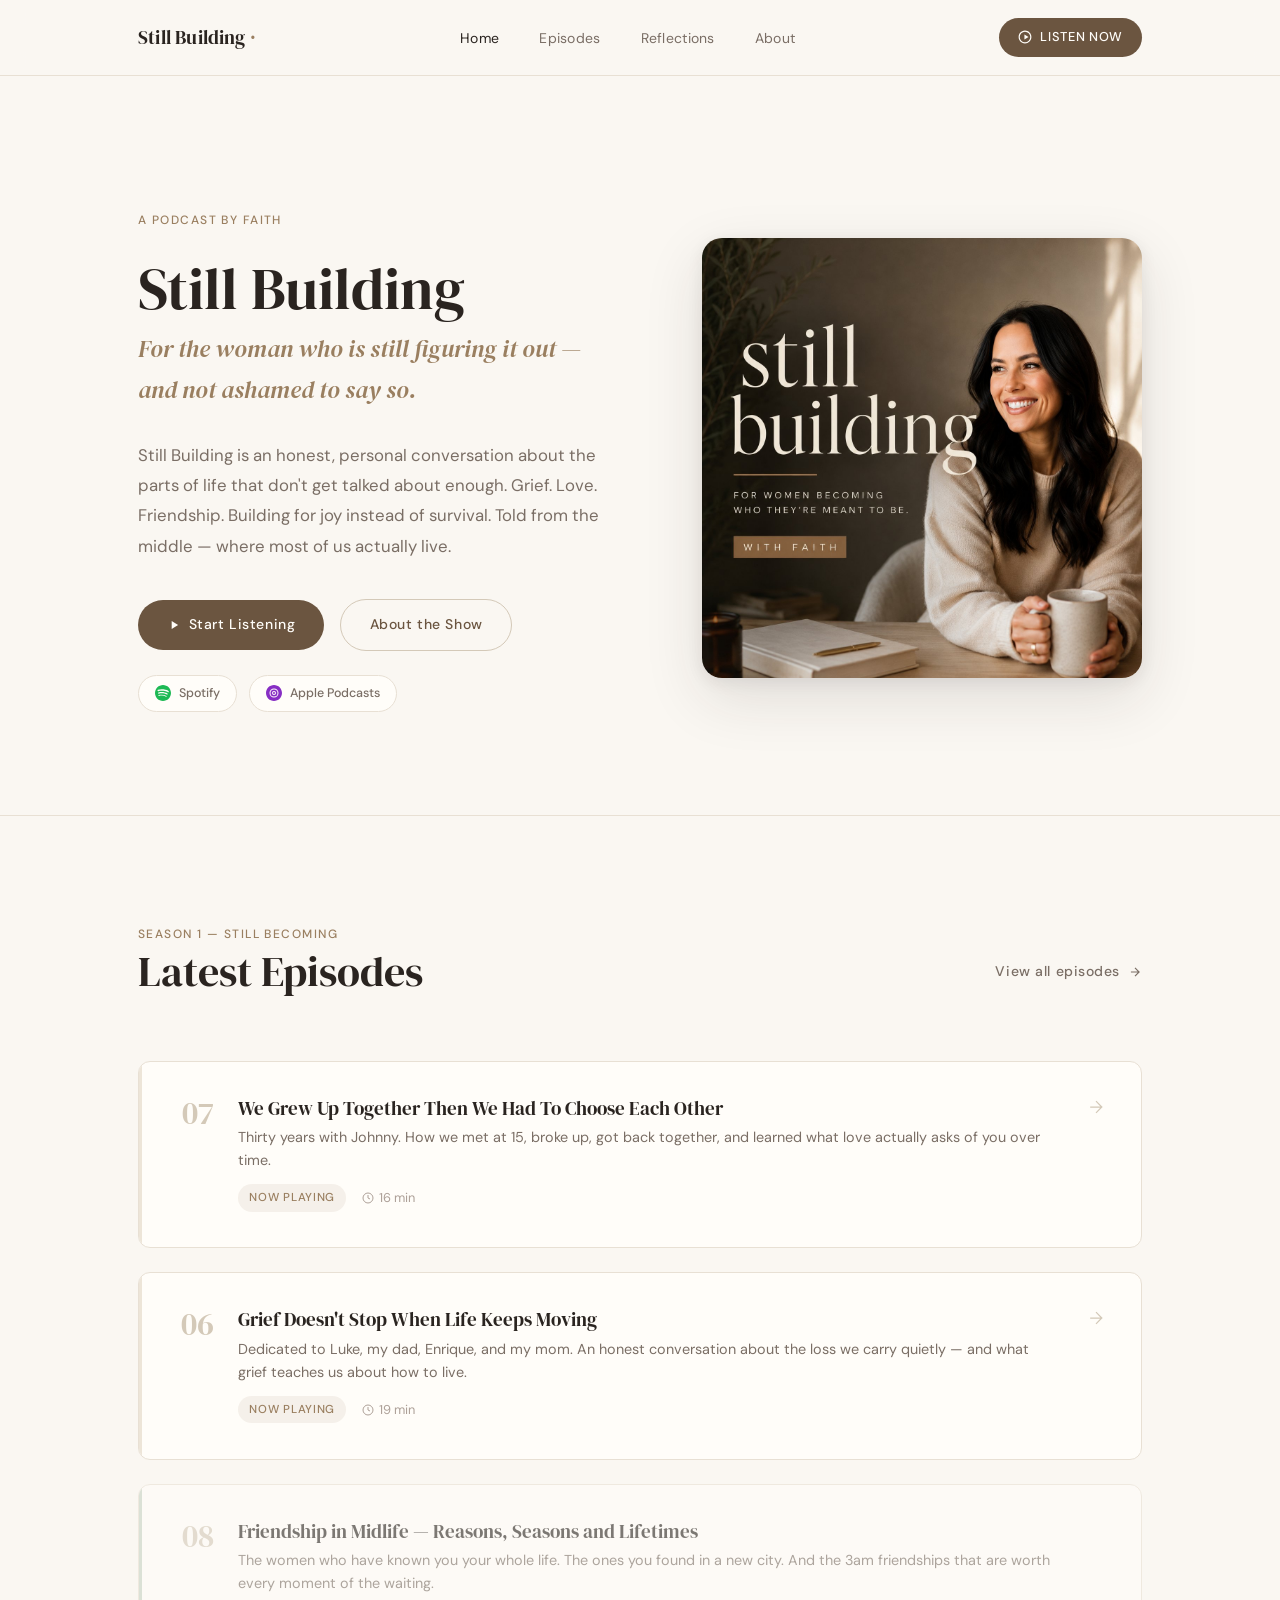
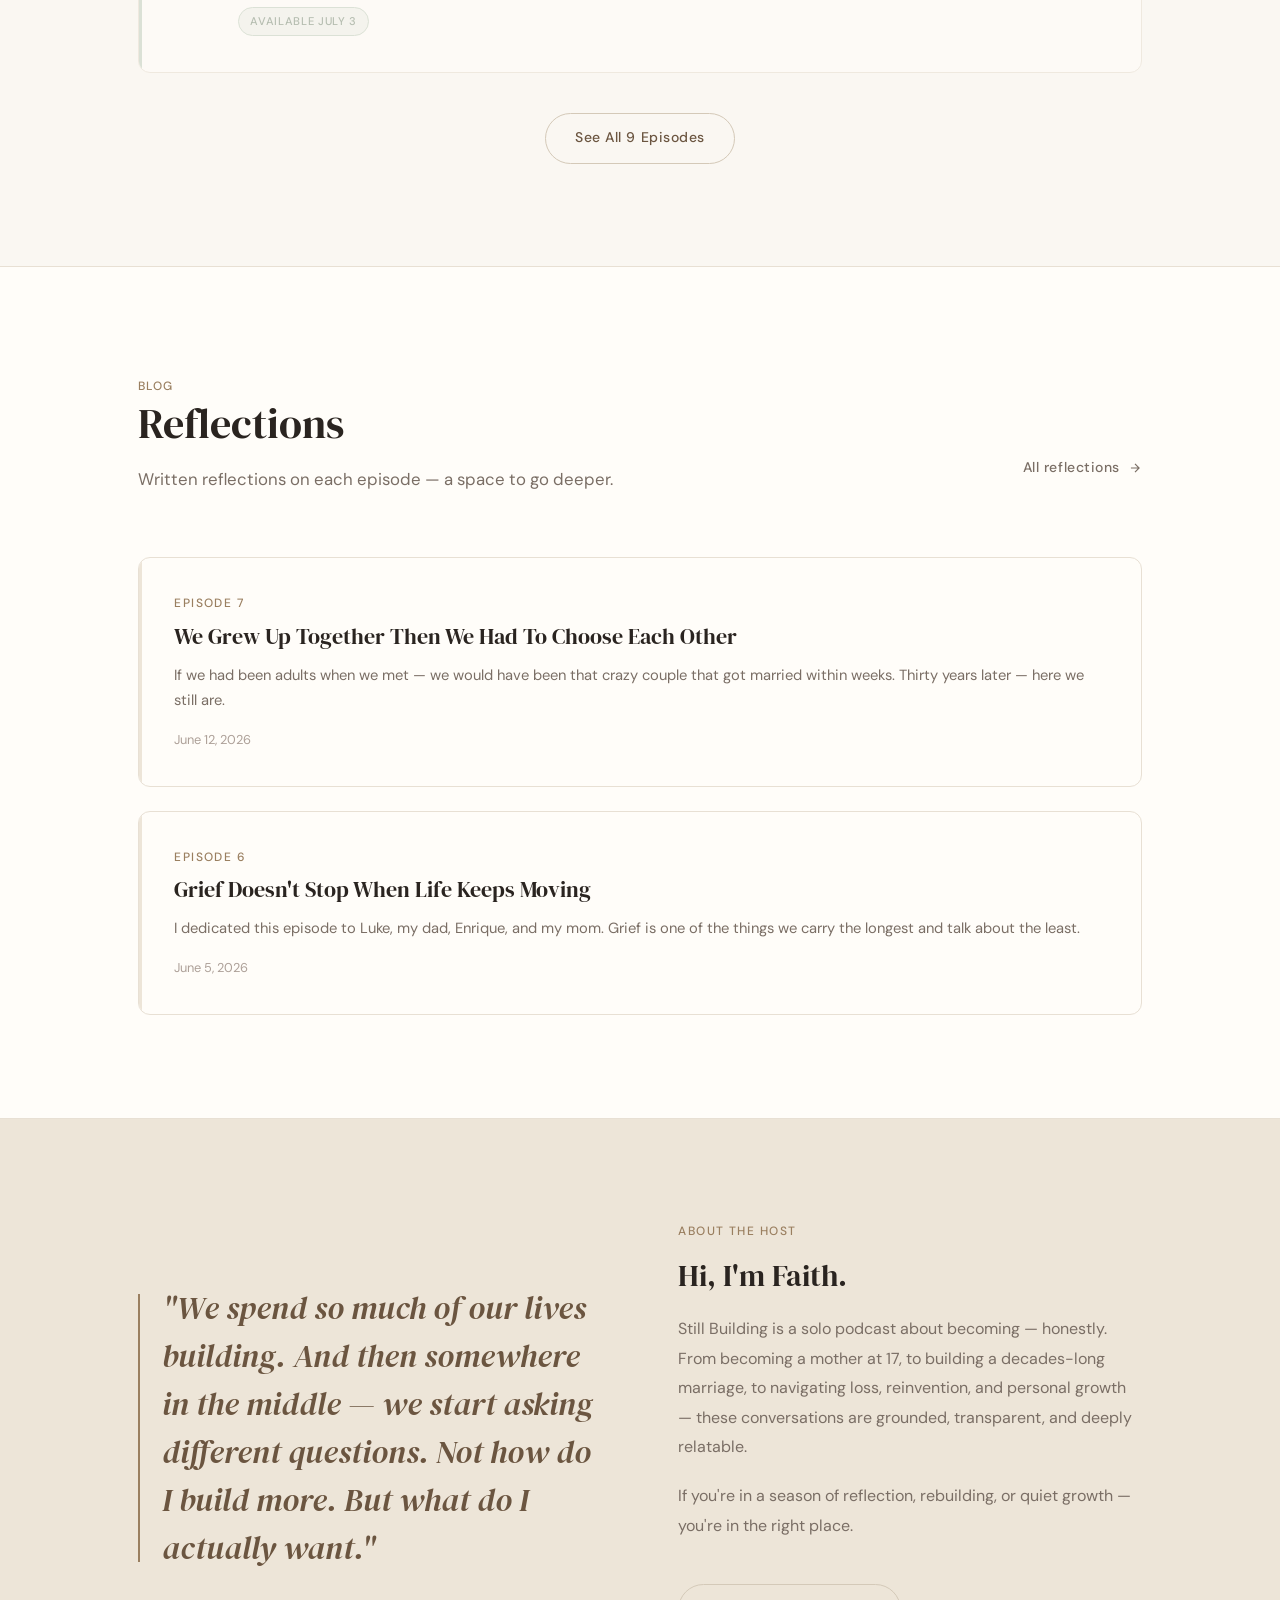
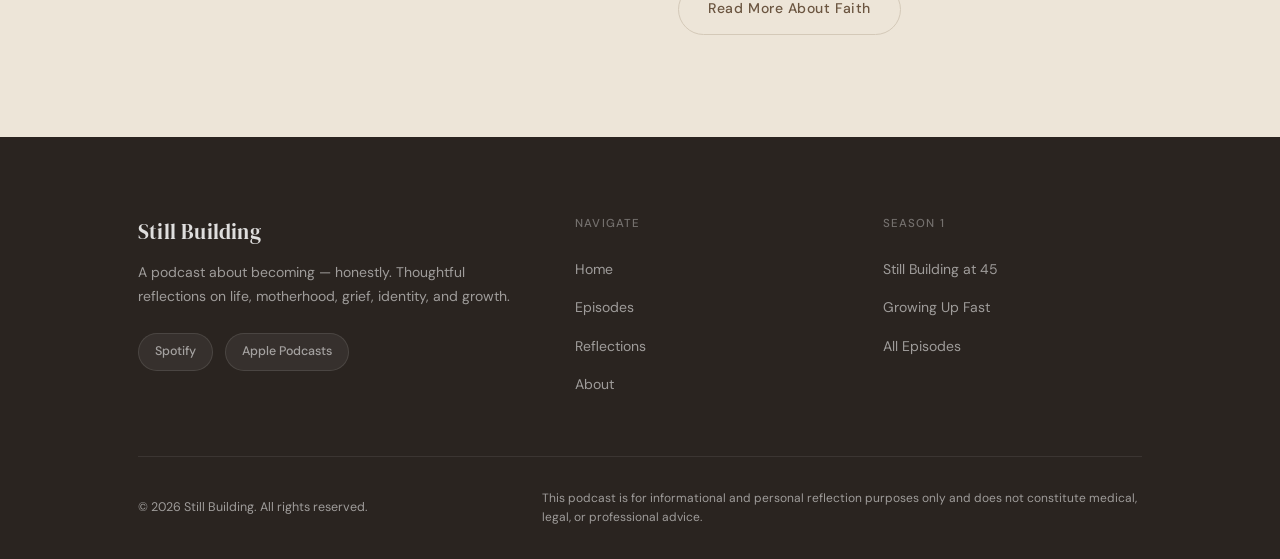
<file: index.html>
<!DOCTYPE html>
<html lang="en">
<head>
  <meta charset="UTF-8" />
  <meta name="viewport" content="width=device-width, initial-scale=1.0" />
  <title>Still Building — A Podcast by Faith</title>
  <meta name="description" content="Still Building is a podcast about becoming — honestly. Reflections on midlife, motherhood, grief, love, career, and identity. Hosted by Faith." />
  <link rel="stylesheet" href="css/style.css" />
</head>
<body>

  <!-- NAVIGATION -->
  <nav class="site-nav">
    <div class="nav-inner">
      <a href="index.html" class="nav-logo">Still Building <span>·</span></a>
      <ul class="nav-links">
        <li><a href="index.html" class="active">Home</a></li>
        <li><a href="episodes.html">Episodes</a></li>
        <li><a href="reflections.html">Reflections</a></li>
        <li><a href="about.html">About</a></li>
      </ul>
      <a href="https://open.spotify.com/show/6HsyCv3rTbfj4amgxv6zEE" class="nav-listen-btn" target="_blank" rel="noopener noreferrer">
        <svg width="14" height="14" viewBox="0 0 24 24" fill="currentColor"><path d="M12 3a9 9 0 100 18A9 9 0 0012 3zM1 12C1 5.925 5.925 1 12 1s11 4.925 11 11-4.925 11-11 11S1 18.075 1 12zm10-4.243l7.071 4.243-7.071 4.243V7.757z"/></svg>
        Listen Now
      </a>
      <button class="nav-toggle" aria-label="Menu">
        <span></span><span></span><span></span>
      </button>
    </div>
  </nav>

  <!-- HERO -->
  <section class="hero">
    <div class="container">
      <div class="hero-inner">

        <div>
          <span class="eyebrow hero-tag">A podcast by Faith</span>
          <h1 class="hero-title">Still Building</h1>
          <p class="hero-tagline">For the woman who is still figuring it out — and not ashamed to say so.</p>
          <p class="hero-description">
            Still Building is an honest, personal conversation about the parts of life that don't get talked about enough. Grief. Love. Friendship. Building for joy instead of survival. Told from the middle — where most of us actually live.
          </p>
          <div class="hero-actions">
            <a href="https://open.spotify.com/show/6HsyCv3rTbfj4amgxv6zEE" class="btn btn-primary" target="_blank" rel="noopener noreferrer">
              <svg width="14" height="14" viewBox="0 0 24 24" fill="currentColor"><path d="M8 5v14l11-7z"/></svg>
              Start Listening
            </a>
            <a href="about.html" class="btn btn-outline">About the Show</a>
          </div>
          <div class="platform-links">
            <a href="https://open.spotify.com/show/6HsyCv3rTbfj4amgxv6zEE" class="platform-badge" target="_blank" rel="noopener noreferrer">
              <svg width="16" height="16" viewBox="0 0 24 24" fill="#1DB954"><path d="M12 0C5.4 0 0 5.4 0 12s5.4 12 12 12 12-5.4 12-12S18.66 0 12 0zm5.521 17.34c-.24.359-.66.48-1.021.24-2.82-1.74-6.36-2.101-10.561-1.141-.418.122-.779-.179-.899-.539-.12-.421.18-.78.54-.9 4.56-1.021 8.52-.6 11.64 1.32.42.18.479.659.301 1.02zm1.44-3.3c-.301.42-.841.6-1.262.3-3.239-1.98-8.159-2.58-11.939-1.38-.479.12-1.02-.12-1.14-.6-.12-.48.12-1.021.6-1.141C9.6 9.9 15 10.561 18.72 12.84c.361.181.54.78.241 1.2zm.12-3.36C15.24 8.4 8.82 8.16 5.16 9.301c-.6.179-1.2-.181-1.38-.721-.18-.601.18-1.2.72-1.381 4.26-1.26 11.28-1.02 15.721 1.621.539.3.719 1.02.419 1.56-.299.421-1.02.599-1.559.3z"/></svg>
              Spotify
            </a>
            <a href="https://podcasts.apple.com/us/podcast/still-building-trailer/id1892199045" class="platform-badge" target="_blank" rel="noopener noreferrer">
              <svg width="16" height="16" viewBox="0 0 24 24" fill="#872EC4"><path d="M12.004 0C5.374 0 0 5.374 0 12.004S5.374 24 12.004 24 24 18.626 24 12.004 18.626 0 12.004 0zM12 5.25a6.75 6.75 0 110 13.5A6.75 6.75 0 0112 5.25zm0 1.5a5.25 5.25 0 100 10.5A5.25 5.25 0 0012 6.75zm0 2.25a3 3 0 110 6 3 3 0 010-6zm0 1.5a1.5 1.5 0 100 3 1.5 1.5 0 000-3z"/></svg>
              Apple Podcasts
            </a>
          </div>
        </div>

        <!-- Cover Art -->
        <div class="hero-cover">
          <img src="cover-art.png" alt="Still Building Podcast — For the woman who is still figuring it out — and not ashamed to say so. With Faith." class="hero-cover-img" />
        </div>

      </div>
    </div>
  </section>

  <hr class="divider" />

  <!-- LATEST EPISODES -->
  <section>
    <div class="container">
      <div class="section-header" style="display: flex; justify-content: space-between; align-items: flex-end; flex-wrap: wrap; gap: 1rem;">
        <div>
          <span class="eyebrow">Season 1 — Still Becoming</span>
          <h2>Latest Episodes</h2>
        </div>
        <a href="episodes.html" class="btn btn-ghost">
          View all episodes
          <svg width="14" height="14" viewBox="0 0 24 24" fill="none" stroke="currentColor" stroke-width="2"><path d="M5 12h14M12 5l7 7-7 7"/></svg>
        </a>
      </div>

      <div class="episodes-grid">

        <!-- Episode 7 -->
        <a href="https://creators.spotify.com/pod/profile/faithgutierrez-us/episodes/We-Grew-Up-Together--Than-We-Had-To-Choose-Each-Other-e3kmdgc" target="_blank" rel="noopener noreferrer" style="text-decoration:none; color:inherit;">
          <div class="episode-card">
            <div class="episode-number">07</div>
            <div class="episode-content">
              <h3>We Grew Up Together Then We Had To Choose Each Other</h3>
              <p>Thirty years with Johnny. How we met at 15, broke up, got back together, and learned what love actually asks of you over time.</p>
              <div class="episode-meta">
                <span class="episode-tag">Now Playing</span>
                <span class="episode-duration">
                  <svg width="12" height="12" viewBox="0 0 24 24" fill="none" stroke="currentColor" stroke-width="2"><circle cx="12" cy="12" r="10"/><polyline points="12 6 12 12 16 14"/></svg>
                  16 min
                </span>
              </div>
            </div>
            <div class="episode-action">
              <svg width="20" height="20" viewBox="0 0 24 24" fill="none" stroke="var(--stone)" stroke-width="1.5"><path d="M5 12h14M12 5l7 7-7 7"/></svg>
            </div>
          </div>
        </a>

        <!-- Episode 6 -->
        <a href="https://creators.spotify.com/pod/profile/faithgutierrez-us/episodes/Grief-Doesnt-Stop-When-Life-Keeps-Moving-e3kalgn" target="_blank" rel="noopener noreferrer" style="text-decoration:none; color:inherit;">
          <div class="episode-card">
            <div class="episode-number">06</div>
            <div class="episode-content">
              <h3>Grief Doesn't Stop When Life Keeps Moving</h3>
              <p>Dedicated to Luke, my dad, Enrique, and my mom. An honest conversation about the loss we carry quietly — and what grief teaches us about how to live.</p>
              <div class="episode-meta">
                <span class="episode-tag">Now Playing</span>
                <span class="episode-duration">
                  <svg width="12" height="12" viewBox="0 0 24 24" fill="none" stroke="currentColor" stroke-width="2"><circle cx="12" cy="12" r="10"/><polyline points="12 6 12 12 16 14"/></svg>
                  19 min
                </span>
              </div>
            </div>
            <div class="episode-action">
              <svg width="20" height="20" viewBox="0 0 24 24" fill="none" stroke="var(--stone)" stroke-width="1.5"><path d="M5 12h14M12 5l7 7-7 7"/></svg>
            </div>
          </div>
        </a>

        <!-- Episode 8 Coming -->
        <div class="episode-card coming-soon">
          <div class="episode-number">08</div>
          <div class="episode-content">
            <h3>Friendship in Midlife — Reasons, Seasons and Lifetimes</h3>
            <p>The women who have known you your whole life. The ones you found in a new city. And the 3am friendships that are worth every moment of the waiting.</p>
            <div class="episode-meta">
              <span class="badge-soon">Available July 3</span>
            </div>
          </div>
          <div class="episode-action"></div>
        </div>

      </div>

      <div style="text-align: center; margin-top: 2.5rem;">
        <a href="episodes.html" class="btn btn-outline">See All 9 Episodes</a>
      </div>
    </div>
  </section>

  <hr class="divider" />

  <!-- REFLECTIONS SECTION -->
  <section style="background: var(--warm-white);">
    <div class="container">
      <div class="section-header" style="display: flex; justify-content: space-between; align-items: flex-end; flex-wrap: wrap; gap: 1rem;">
        <div>
          <span class="eyebrow">Blog</span>
          <h2>Reflections</h2>
          <p>Written reflections on each episode — a space to go deeper.</p>
        </div>
        <a href="reflections.html" class="btn btn-ghost">
          All reflections
          <svg width="14" height="14" viewBox="0 0 24 24" fill="none" stroke="currentColor" stroke-width="2"><path d="M5 12h14M12 5l7 7-7 7"/></svg>
        </a>
      </div>

      <div class="episodes-grid">

        <article class="reflection-card">
          <a href="reflection-episode-7.html" class="reflection-card-link">
            <span class="eyebrow">Episode 7</span>
            <h2 class="reflection-card-title">We Grew Up Together Then We Had To Choose Each Other</h2>
            <p class="reflection-card-excerpt">If we had been adults when we met — we would have been that crazy couple that got married within weeks. Thirty years later — here we still are.</p>
            <div class="reflection-card-meta">
              <time datetime="2026-06-12">June 12, 2026</time>
            </div>
            <span class="reflection-card-arrow" aria-hidden="true">
              <svg width="20" height="20" viewBox="0 0 24 24" fill="none" stroke="var(--stone)" stroke-width="1.5"><path d="M5 12h14M12 5l7 7-7 7"/></svg>
            </span>
          </a>
        </article>

        <article class="reflection-card">
          <a href="reflection-episode-6.html" class="reflection-card-link">
            <span class="eyebrow">Episode 6</span>
            <h2 class="reflection-card-title">Grief Doesn't Stop When Life Keeps Moving</h2>
            <p class="reflection-card-excerpt">I dedicated this episode to Luke, my dad, Enrique, and my mom. Grief is one of the things we carry the longest and talk about the least.</p>
            <div class="reflection-card-meta">
              <time datetime="2026-06-05">June 5, 2026</time>
            </div>
            <span class="reflection-card-arrow" aria-hidden="true">
              <svg width="20" height="20" viewBox="0 0 24 24" fill="none" stroke="var(--stone)" stroke-width="1.5"><path d="M5 12h14M12 5l7 7-7 7"/></svg>
            </span>
          </a>
        </article>

      </div>
    </div>
  </section>

  <hr class="divider" />

  <!-- ABOUT SECTION -->
  <section class="about-section">
    <div class="container">
      <div class="about-inner">
        <div>
          <p class="about-quote">
            "We spend so much of our lives building. And then somewhere in the middle — we start asking different questions. Not how do I build more. But what do I actually want."
          </p>
        </div>
        <div>
          <span class="eyebrow" style="display:block; margin-bottom: 1rem;">About the host</span>
          <h3 style="margin-bottom: 1.25rem;">Hi, I'm Faith.</h3>
          <p class="about-body">
            Still Building is a solo podcast about becoming — honestly. From becoming a mother at 17, to building a decades-long marriage, to navigating loss, reinvention, and personal growth — these conversations are grounded, transparent, and deeply relatable.
          </p>
          <p class="about-body" style="margin-top: 1rem;">
            If you're in a season of reflection, rebuilding, or quiet growth — you're in the right place.
          </p>
          <a href="about.html" class="btn btn-outline" style="margin-top: 1.5rem;">Read More About Faith</a>
        </div>
      </div>
    </div>
  </section>

  <!-- FOOTER -->
  <footer class="site-footer">
    <div class="container">
      <div class="footer-inner">
        <div class="footer-brand">
          <a href="index.html" class="nav-logo">Still Building</a>
          <p>A podcast about becoming — honestly. Thoughtful reflections on life, motherhood, grief, identity, and growth.</p>
          <div class="platform-links">
            <a href="https://open.spotify.com/show/6HsyCv3rTbfj4amgxv6zEE" class="platform-badge" style="background: rgba(255,255,255,0.06); border-color: rgba(255,255,255,0.1); color: rgba(255,255,255,0.55);" target="_blank" rel="noopener noreferrer">Spotify</a>
            <a href="https://podcasts.apple.com/us/podcast/still-building-trailer/id1892199045" class="platform-badge" style="background: rgba(255,255,255,0.06); border-color: rgba(255,255,255,0.1); color: rgba(255,255,255,0.55);" target="_blank" rel="noopener noreferrer">Apple Podcasts</a>
          </div>
        </div>
        <div class="footer-col">
          <h5>Navigate</h5>
          <ul>
            <li><a href="index.html">Home</a></li>
            <li><a href="episodes.html">Episodes</a></li>
            <li><a href="reflections.html">Reflections</a></li>
            <li><a href="about.html">About</a></li>
          </ul>
        </div>
        <div class="footer-col">
          <h5>Season 1</h5>
          <ul>
            <li><a href="episode-1.html">Still Building at 45</a></li>
            <li><a href="https://creators.spotify.com/pod/profile/faithgutierrez-us/episodes/Growing-Up-Fast-e3hs796" target="_blank" rel="noopener noreferrer">Growing Up Fast</a></li>
            <li><a href="episodes.html">All Episodes</a></li>
          </ul>
        </div>
      </div>
      <div class="footer-bottom">
        <span>&copy; 2026 Still Building. All rights reserved.</span>
        <p class="footer-legal">This podcast is for informational and personal reflection purposes only and does not constitute medical, legal, or professional advice.</p>
      </div>
    </div>
  </footer>

</body>
</html>
</file>
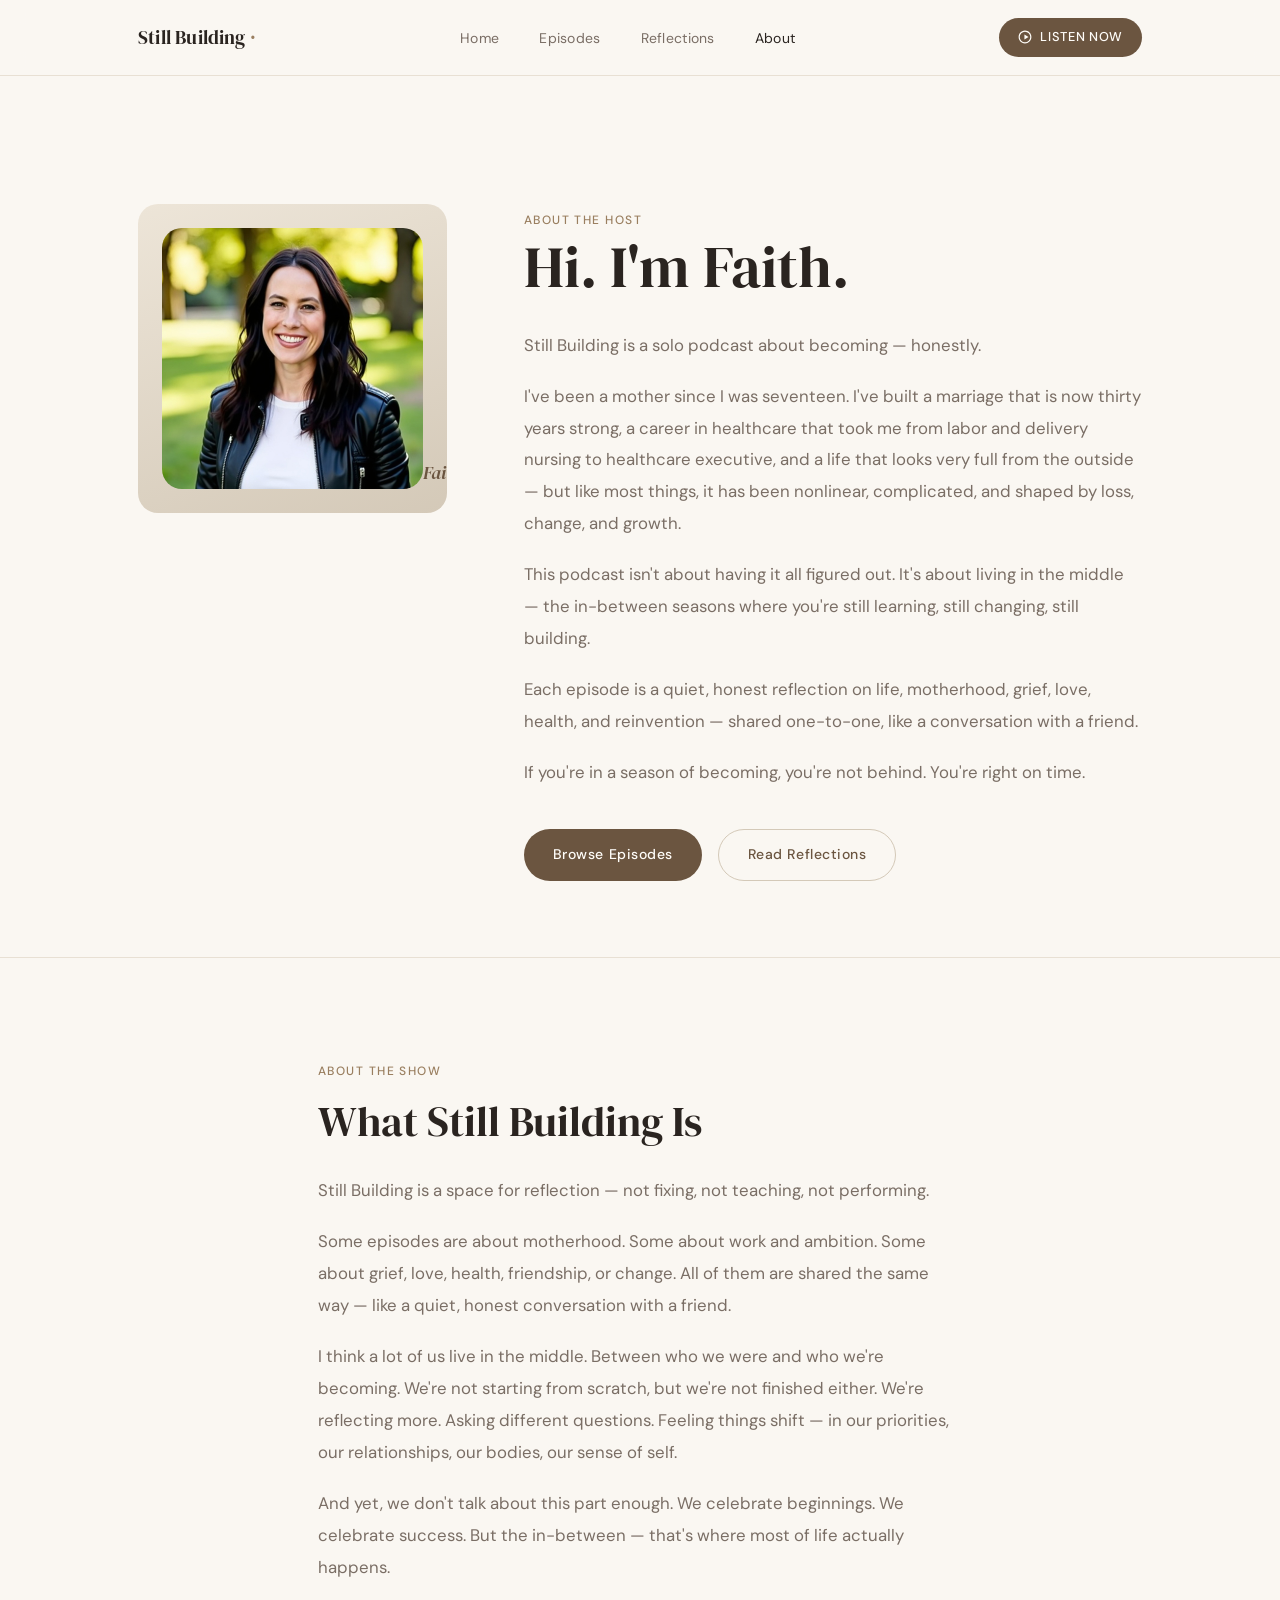
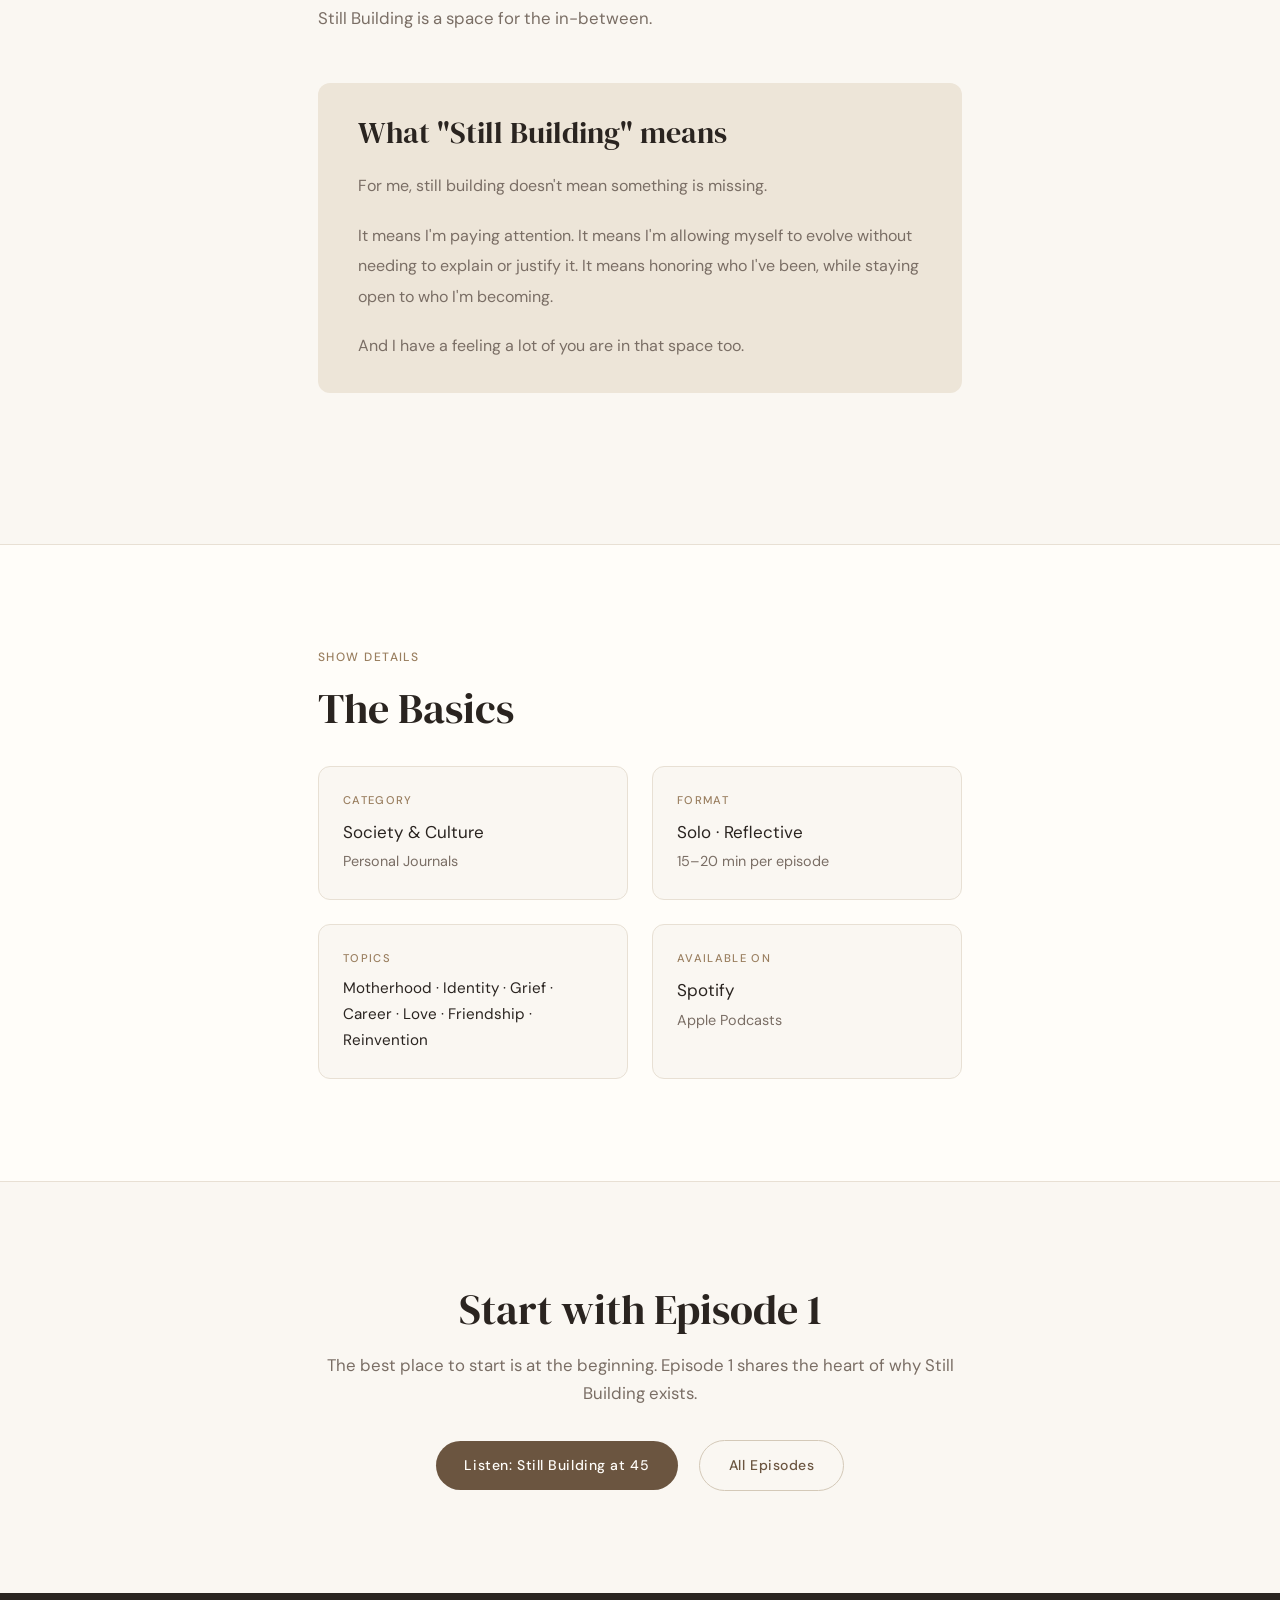
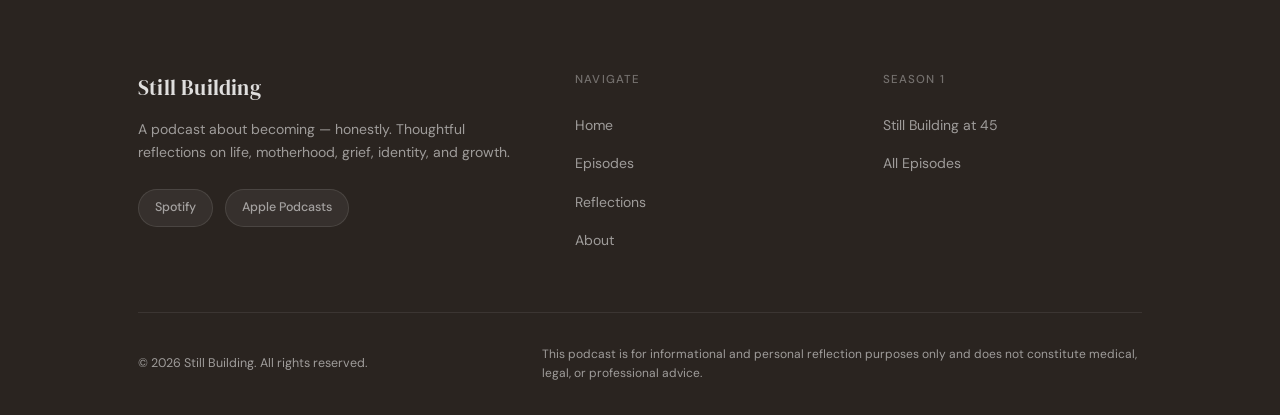
<file: about.html>
<!DOCTYPE html>
<html lang="en">
<head>
  <meta charset="UTF-8" />
  <meta name="viewport" content="width=device-width, initial-scale=1.0" />
  <title>About — Still Building</title>
  <meta name="description" content="Still Building is hosted by Faith — a podcast about becoming, honestly. Reflections on midlife, motherhood, grief, career, and identity." />
  <link rel="stylesheet" href="css/style.css" />
</head>
<body>

  <!-- NAVIGATION -->
  <nav class="site-nav">
    <div class="nav-inner">
      <a href="index.html" class="nav-logo">Still Building <span>·</span></a>
      <ul class="nav-links">
        <li><a href="index.html">Home</a></li>
        <li><a href="episodes.html">Episodes</a></li>
        <li><a href="reflections.html">Reflections</a></li>
        <li><a href="about.html" class="active">About</a></li>
      </ul>
      <a href="https://open.spotify.com/show/6HsyCv3rTbfj4amgxv6zEE" class="nav-listen-btn" target="_blank" rel="noopener noreferrer">
        <svg width="14" height="14" viewBox="0 0 24 24" fill="currentColor"><path d="M12 3a9 9 0 100 18A9 9 0 0012 3zM1 12C1 5.925 5.925 1 12 1s11 4.925 11 11-4.925 11-11 11S1 18.075 1 12zm10-4.243l7.071 4.243-7.071 4.243V7.757z"/></svg>
        Listen Now
      </a>
      <button class="nav-toggle" aria-label="Menu">
        <span></span><span></span><span></span>
      </button>
    </div>
  </nav>

  <!-- ABOUT HERO -->
  <header class="about-page-hero">
    <div class="container">
      <div class="about-page-grid">

        <div>
          <div class="host-photo-placeholder">
            <img src="host-photo.jpeg" alt="Faith — Host of Still Building" style="border-radius: var(--radius-lg); width:100%; object-fit: cover;" onerror="this.style.display='none'" />
            <span class="host-photo-caption">Faith</span>
          </div>
        </div>

        <div class="about-page-content">
          <span class="eyebrow">About the host</span>
          <h1 style="margin-bottom: 1.75rem;">Hi. I'm Faith.</h1>

          <div class="about-text">
            <p>
              Still Building is a solo podcast about becoming — honestly.
            </p>
            <p>
              I've been a mother since I was seventeen. I've built a marriage that is now thirty years strong, a career in healthcare that took me from labor and delivery nursing to healthcare executive, and a life that looks very full from the outside — but like most things, it has been nonlinear, complicated, and shaped by loss, change, and growth.
            </p>
            <p>
              This podcast isn't about having it all figured out. It's about living in the middle — the in-between seasons where you're still learning, still changing, still building.
            </p>
            <p>
              Each episode is a quiet, honest reflection on life, motherhood, grief, love, health, and reinvention — shared one-to-one, like a conversation with a friend.
            </p>
            <p>
              If you're in a season of becoming, you're not behind. You're right on time.
            </p>
          </div>

          <div style="margin-top: 2.5rem; display: flex; gap: 1rem; flex-wrap: wrap;">
            <a href="episodes.html" class="btn btn-primary">Browse Episodes</a>
            <a href="reflections.html" class="btn btn-outline">Read Reflections</a>
          </div>
        </div>

      </div>
    </div>
  </header>

  <hr class="divider" />

  <!-- ABOUT THE SHOW -->
  <section>
    <div class="container content-narrow">
      <span class="eyebrow" style="display:block; margin-bottom:1rem;">About the show</span>
      <h2 style="margin-bottom: 1.75rem;">What Still Building Is</h2>

      <div style="font-size: 1.05rem; color: var(--text-muted); line-height: 1.9;">
        <p>
          Still Building is a space for reflection — not fixing, not teaching, not performing.
        </p>
        <p>
          Some episodes are about motherhood. Some about work and ambition. Some about grief, love, health, friendship, or change. All of them are shared the same way — like a quiet, honest conversation with a friend.
        </p>
        <p>
          I think a lot of us live in the middle. Between who we were and who we're becoming. We're not starting from scratch, but we're not finished either. We're reflecting more. Asking different questions. Feeling things shift — in our priorities, our relationships, our bodies, our sense of self.
        </p>
        <p>
          And yet, we don't talk about this part enough. We celebrate beginnings. We celebrate success. But the in-between — that's where most of life actually happens.
        </p>
        <p>
          Still Building is a space for the in-between.
        </p>
      </div>

      <div style="margin: 3rem 0; padding: 2rem 2.5rem; background: var(--sand); border-radius: var(--radius-md);">
        <h3 style="margin-bottom: 1.25rem;">What "Still Building" means</h3>
        <div style="font-size: 1rem; color: var(--text-muted); line-height: 1.9;">
          <p>
            For me, still building doesn't mean something is missing.
          </p>
          <p>
            It means I'm paying attention. It means I'm allowing myself to evolve without needing to explain or justify it. It means honoring who I've been, while staying open to who I'm becoming.
          </p>
          <p>
            And I have a feeling a lot of you are in that space too.
          </p>
        </div>
      </div>
    </div>
  </section>

  <hr class="divider" />

  <!-- SHOW DETAILS -->
  <section style="background: var(--warm-white);">
    <div class="container content-narrow">
      <span class="eyebrow" style="display: block; margin-bottom: 1rem;">Show details</span>
      <h2 style="margin-bottom: 2rem;">The Basics</h2>

      <div style="display: grid; grid-template-columns: 1fr 1fr; gap: 1.5rem;">

        <div style="padding: 1.5rem; background: var(--cream); border: 1px solid var(--border); border-radius: var(--radius-md);">
          <p class="eyebrow" style="margin-bottom: 0.5rem; font-size: 0.7rem;">Category</p>
          <p style="color: var(--text); font-weight: 400; margin: 0;">Society &amp; Culture<br /><span style="color: var(--text-muted); font-size: 0.9rem;">Personal Journals</span></p>
        </div>

        <div style="padding: 1.5rem; background: var(--cream); border: 1px solid var(--border); border-radius: var(--radius-md);">
          <p class="eyebrow" style="margin-bottom: 0.5rem; font-size: 0.7rem;">Format</p>
          <p style="color: var(--text); margin: 0;">Solo · Reflective<br /><span style="color: var(--text-muted); font-size: 0.9rem;">15–20 min per episode</span></p>
        </div>

        <div style="padding: 1.5rem; background: var(--cream); border: 1px solid var(--border); border-radius: var(--radius-md);">
          <p class="eyebrow" style="margin-bottom: 0.5rem; font-size: 0.7rem;">Topics</p>
          <p style="color: var(--text); margin: 0; font-size: 0.95rem;">Motherhood · Identity · Grief · Career · Love · Friendship · Reinvention</p>
        </div>

        <div style="padding: 1.5rem; background: var(--cream); border: 1px solid var(--border); border-radius: var(--radius-md);">
          <p class="eyebrow" style="margin-bottom: 0.5rem; font-size: 0.7rem;">Available on</p>
          <p style="color: var(--text); margin: 0;">Spotify<br /><span style="color: var(--text-muted); font-size: 0.9rem;">Apple Podcasts</span></p>
        </div>

      </div>
    </div>
  </section>

  <hr class="divider" />

  <!-- CTA -->
  <section style="text-align: center;">
    <div class="container content-narrow">
      <h2 style="margin-bottom: 1rem;">Start with Episode 1</h2>
      <p style="color: var(--text-muted); margin-bottom: 2rem; font-size: 1.05rem;">
        The best place to start is at the beginning. Episode 1 shares the heart of why Still Building exists.
      </p>
      <a href="episode-1.html" class="btn btn-primary" style="margin-right: 1rem;">Listen: Still Building at 45</a>
      <a href="episodes.html" class="btn btn-outline">All Episodes</a>
    </div>
  </section>

  <!-- FOOTER -->
  <footer class="site-footer">
    <div class="container">
      <div class="footer-inner">
        <div class="footer-brand">
          <a href="index.html" class="nav-logo">Still Building</a>
          <p>A podcast about becoming — honestly. Thoughtful reflections on life, motherhood, grief, identity, and growth.</p>
          <div class="platform-links">
            <a href="https://open.spotify.com/show/6HsyCv3rTbfj4amgxv6zEE" class="platform-badge" style="background: rgba(255,255,255,0.06); border-color: rgba(255,255,255,0.1); color: rgba(255,255,255,0.55);" target="_blank" rel="noopener noreferrer">Spotify</a>
            <a href="https://podcasts.apple.com/us/podcast/still-building-trailer/id1892199045" class="platform-badge" style="background: rgba(255,255,255,0.06); border-color: rgba(255,255,255,0.1); color: rgba(255,255,255,0.55);" target="_blank" rel="noopener noreferrer">Apple Podcasts</a>
          </div>
        </div>
        <div class="footer-col">
          <h5>Navigate</h5>
          <ul>
            <li><a href="index.html">Home</a></li>
            <li><a href="episodes.html">Episodes</a></li>
            <li><a href="reflections.html">Reflections</a></li>
            <li><a href="about.html">About</a></li>
          </ul>
        </div>
        <div class="footer-col">
          <h5>Season 1</h5>
          <ul>
            <li><a href="episode-1.html">Still Building at 45</a></li>
            <li><a href="episodes.html">All Episodes</a></li>
          </ul>
        </div>
      </div>
      <div class="footer-bottom">
        <span>&copy; 2026 Still Building. All rights reserved.</span>
        <p class="footer-legal">This podcast is for informational and personal reflection purposes only and does not constitute medical, legal, or professional advice.</p>
      </div>
    </div>
  </footer>

</body>
</html>
</file>
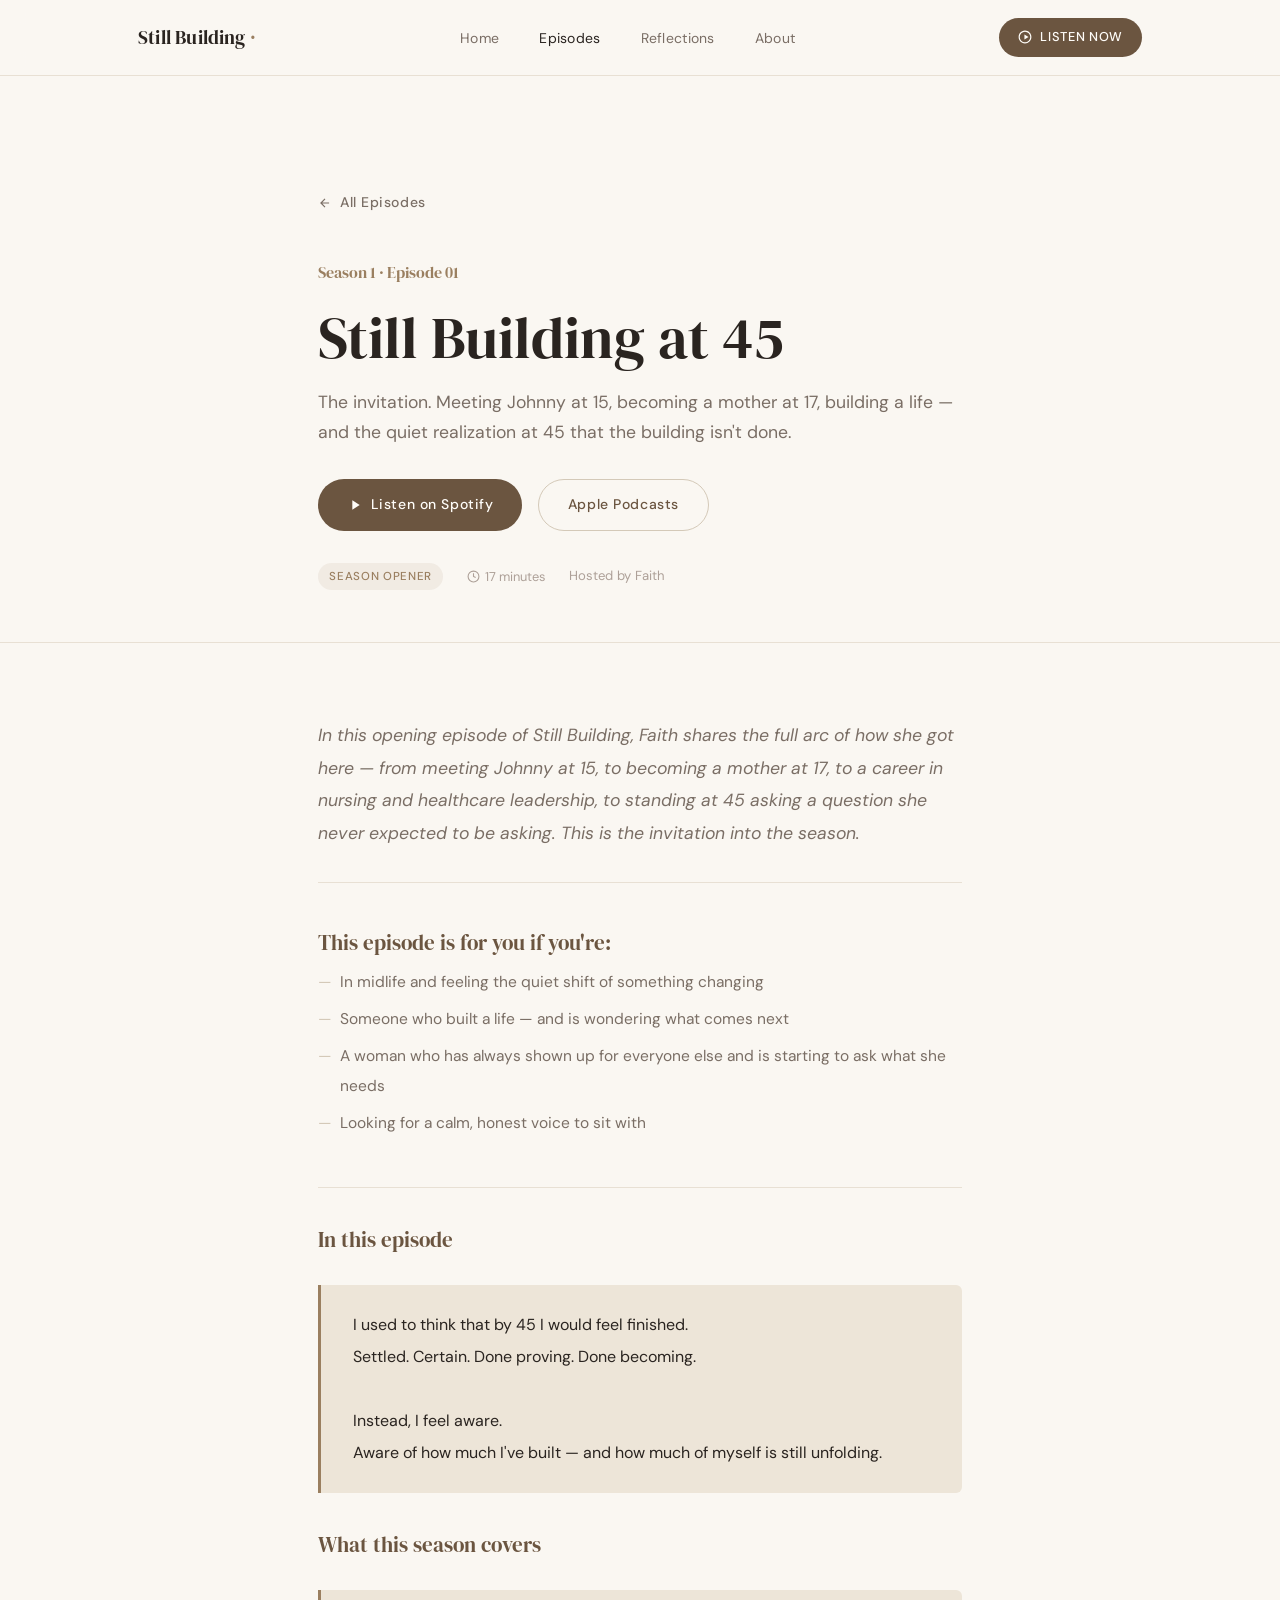
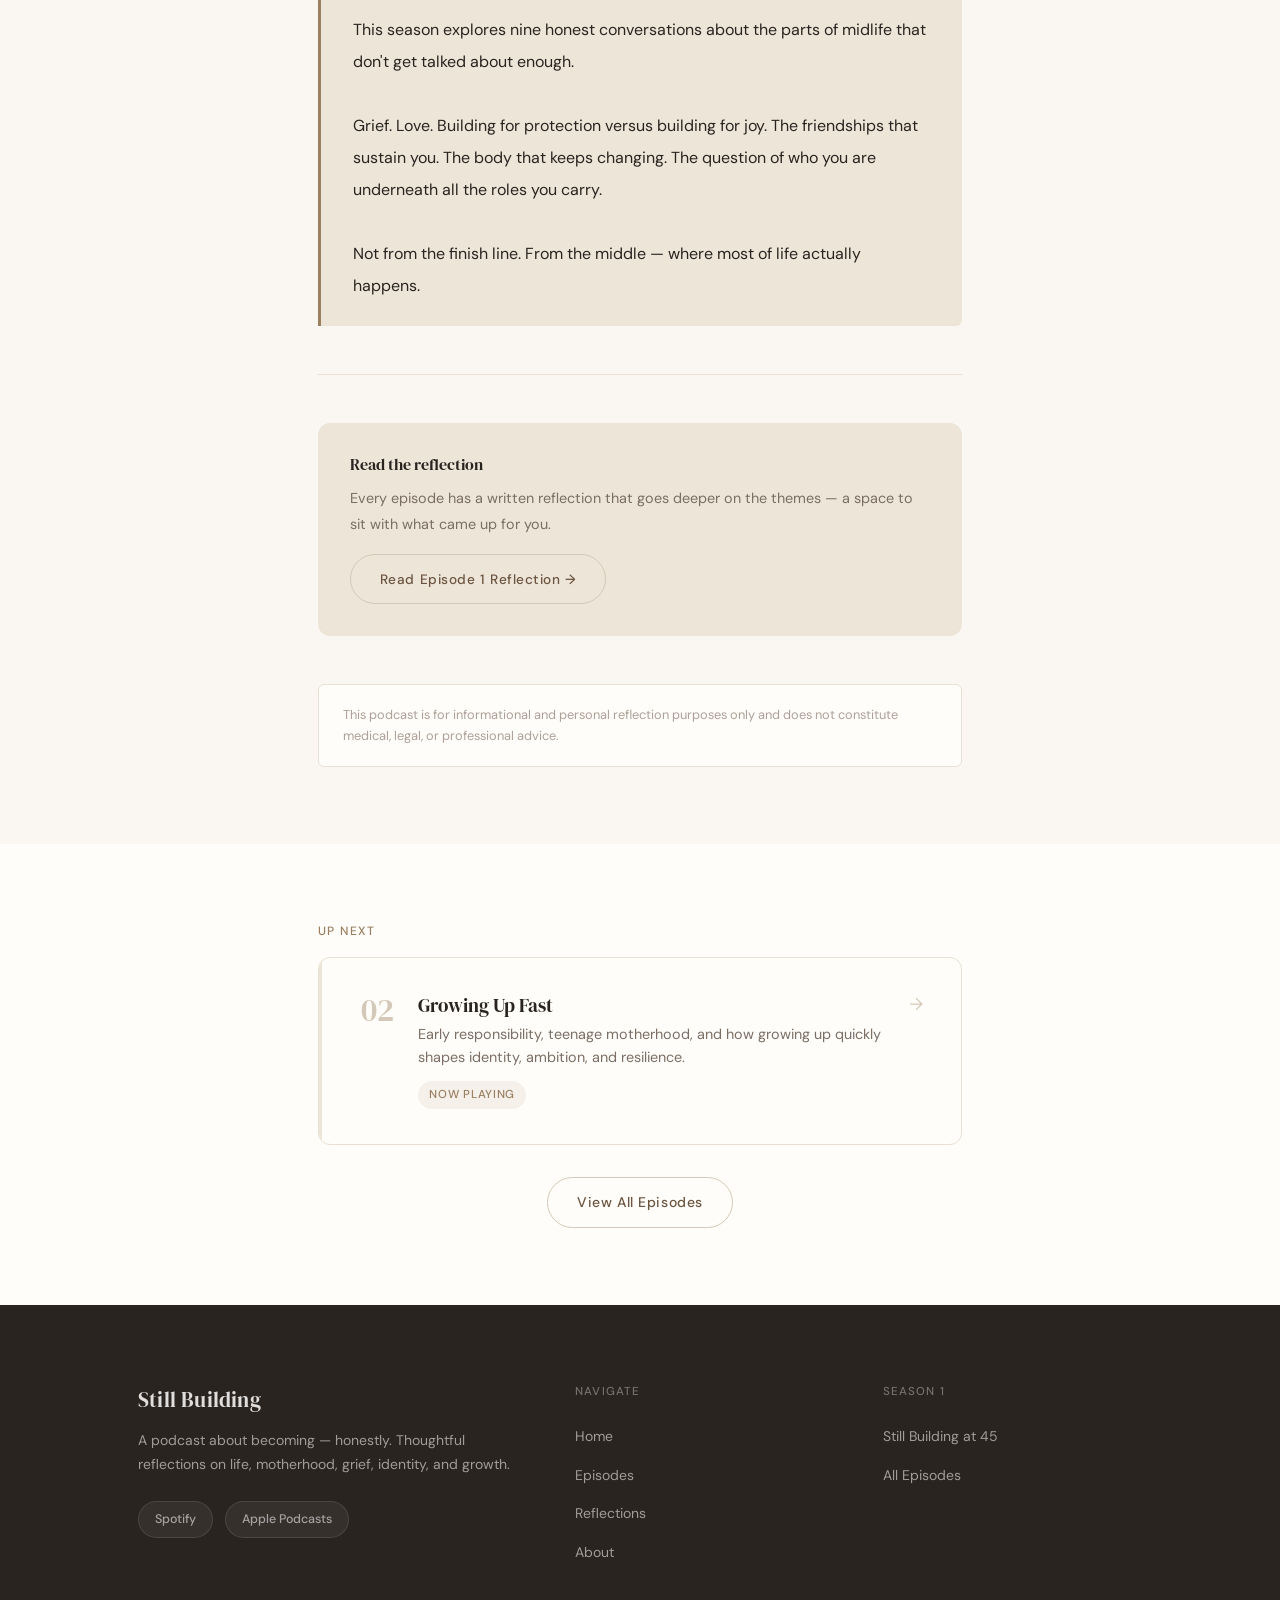
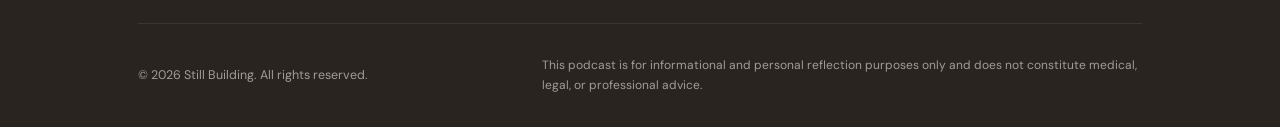
<file: episode-1.html>
<!DOCTYPE html>
<html lang="en">
<head>
  <meta charset="UTF-8" />
  <meta name="viewport" content="width=device-width, initial-scale=1.0" />
  <title>Episode 1: Still Building at 45 — Still Building Podcast</title>
  <meta name="description" content="In this opening episode, Faith shares what it means to be 45 and still becoming — from teenage motherhood to healthcare leadership to the quiet realization that the building isn't done." />
  <link rel="stylesheet" href="css/style.css" />
</head>
<body>

  <!-- NAVIGATION -->
  <nav class="site-nav">
    <div class="nav-inner">
      <a href="index.html" class="nav-logo">Still Building <span>·</span></a>
      <ul class="nav-links">
        <li><a href="index.html">Home</a></li>
        <li><a href="episodes.html" class="active">Episodes</a></li>
        <li><a href="reflections.html">Reflections</a></li>
        <li><a href="about.html">About</a></li>
      </ul>
      <a href="https://open.spotify.com/show/6HsyCv3rTbfj4amgxv6zEE" class="nav-listen-btn" target="_blank" rel="noopener noreferrer">
        <svg width="14" height="14" viewBox="0 0 24 24" fill="currentColor"><path d="M12 3a9 9 0 100 18A9 9 0 0012 3zM1 12C1 5.925 5.925 1 12 1s11 4.925 11 11-4.925 11-11 11S1 18.075 1 12zm10-4.243l7.071 4.243-7.071 4.243V7.757z"/></svg>
        Listen Now
      </a>
      <button class="nav-toggle" aria-label="Menu">
        <span></span><span></span><span></span>
      </button>
    </div>
  </nav>

  <!-- EPISODE HERO -->
  <header class="show-notes-hero">
    <div class="container content-narrow">
      <a href="episodes.html" class="btn btn-ghost" style="margin-bottom: 2rem; display: inline-flex;">
        <svg width="14" height="14" viewBox="0 0 24 24" fill="none" stroke="currentColor" stroke-width="2"><path d="M19 12H5M12 5l-7 7 7 7"/></svg>
        All Episodes
      </a>

      <p class="episode-number-large">Season 1 · Episode 01</p>
      <h1 style="margin-bottom: 1rem;">Still Building at 45</h1>
      <p style="color: var(--text-muted); font-size: 1.1rem; line-height: 1.7; margin-bottom: 2rem;">
        The invitation. Meeting Johnny at 15, becoming a mother at 17, building a life — and the quiet realization at 45 that the building isn't done.
      </p>

      <div style="display: flex; gap: 1rem; flex-wrap: wrap; margin-bottom: 2rem;">
        <a href="https://open.spotify.com/show/6HsyCv3rTbfj4amgxv6zEE" class="btn btn-primary" target="_blank" rel="noopener noreferrer">
          <svg width="16" height="16" viewBox="0 0 24 24" fill="currentColor"><path d="M8 5v14l11-7z"/></svg>
          Listen on Spotify
        </a>
        <a href="https://podcasts.apple.com/us/podcast/still-building-trailer/id1892199045" class="btn btn-outline" target="_blank" rel="noopener noreferrer">
          Apple Podcasts
        </a>
      </div>

      <div style="display: flex; gap: 1.5rem; align-items: center; flex-wrap: wrap;">
        <span class="episode-tag">Season Opener</span>
        <span class="episode-duration">
          <svg width="13" height="13" viewBox="0 0 24 24" fill="none" stroke="currentColor" stroke-width="2"><circle cx="12" cy="12" r="10"/><polyline points="12 6 12 12 16 14"/></svg>
          17 minutes
        </span>
        <span style="font-size: 0.82rem; color: var(--text-light);">Hosted by Faith</span>
      </div>
    </div>
  </header>

  <!-- SHOW NOTES BODY -->
  <section class="show-notes-body">
    <div class="container content-narrow">

      <div class="notes-prose" style="margin-bottom: 3rem;">
        <p style="font-size: 1.1rem; color: var(--text-muted); line-height: 1.85; font-style: italic; padding-bottom: 2rem; border-bottom: 1px solid var(--border);">
          In this opening episode of Still Building, Faith shares the full arc of how she got here — from meeting Johnny at 15, to becoming a mother at 17, to a career in nursing and healthcare leadership, to standing at 45 asking a question she never expected to be asking. This is the invitation into the season.
        </p>
      </div>

      <div class="notes-prose" style="margin-bottom: 3rem;">
        <h4>This episode is for you if you're:</h4>
        <ul>
          <li>In midlife and feeling the quiet shift of something changing</li>
          <li>Someone who built a life — and is wondering what comes next</li>
          <li>A woman who has always shown up for everyone else and is starting to ask what she needs</li>
          <li>Looking for a calm, honest voice to sit with</li>
        </ul>
      </div>

      <hr class="divider" style="margin: 2.5rem 0;" />

      <div class="notes-prose">
        <h4>In this episode</h4>
        <div class="script-block">
          I used to think that by 45 I would feel finished.<br />
          Settled. Certain. Done proving. Done becoming.<br /><br />
          Instead, I feel aware.<br />
          Aware of how much I've built — and how much of myself is still unfolding.
        </div>

        <h4>What this season covers</h4>
        <div class="script-block">
          This season explores nine honest conversations about the parts of midlife that don't get talked about enough.<br /><br />
          Grief. Love. Building for protection versus building for joy. The friendships that sustain you. The body that keeps changing. The question of who you are underneath all the roles you carry.<br /><br />
          Not from the finish line. From the middle — where most of life actually happens.
        </div>
      </div>

      <hr class="divider" style="margin: 3rem 0;" />

      <div style="padding: 2rem; background: var(--sand); border-radius: var(--radius-md);">
        <h4 style="font-size: 1rem; margin-bottom: 0.75rem;">Read the reflection</h4>
        <p style="font-size: 0.9rem; color: var(--text-muted); line-height: 1.8; margin: 0 0 1rem;">
          Every episode has a written reflection that goes deeper on the themes — a space to sit with what came up for you.
        </p>
        <a href="reflection-episode-1.html" class="btn btn-outline" style="font-size: 0.85rem;">Read Episode 1 Reflection →</a>
      </div>

      <div class="legal-note">
        This podcast is for informational and personal reflection purposes only and does not constitute medical, legal, or professional advice.
      </div>

    </div>
  </section>

  <!-- NEXT EPISODE -->
  <section style="background: var(--warm-white); padding: clamp(3rem, 6vw, 5rem) 0;">
    <div class="container content-narrow">
      <span class="eyebrow" style="display: block; margin-bottom: 1rem;">Up next</span>
      <a href="https://creators.spotify.com/pod/profile/faithgutierrez-us/episodes/Growing-Up-Fast-e3hs796" target="_blank" rel="noopener noreferrer" style="text-decoration:none; color:inherit;">
        <div class="episode-card">
          <div class="episode-number">02</div>
          <div class="episode-content">
            <h3>Growing Up Fast</h3>
            <p>Early responsibility, teenage motherhood, and how growing up quickly shapes identity, ambition, and resilience.</p>
            <div class="episode-meta">
              <span class="episode-tag">Now Playing</span>
            </div>
          </div>
          <div class="episode-action">
            <svg width="20" height="20" viewBox="0 0 24 24" fill="none" stroke="var(--stone)" stroke-width="1.5"><path d="M5 12h14M12 5l7 7-7 7"/></svg>
          </div>
        </div>
      </a>
      <div style="margin-top: 2rem; text-align: center;">
        <a href="episodes.html" class="btn btn-outline">View All Episodes</a>
      </div>
    </div>
  </section>

  <!-- FOOTER -->
  <footer class="site-footer">
    <div class="container">
      <div class="footer-inner">
        <div class="footer-brand">
          <a href="index.html" class="nav-logo">Still Building</a>
          <p>A podcast about becoming — honestly. Thoughtful reflections on life, motherhood, grief, identity, and growth.</p>
          <div class="platform-links">
            <a href="https://open.spotify.com/show/6HsyCv3rTbfj4amgxv6zEE" class="platform-badge" style="background: rgba(255,255,255,0.06); border-color: rgba(255,255,255,0.1); color: rgba(255,255,255,0.55);" target="_blank" rel="noopener noreferrer">Spotify</a>
            <a href="https://podcasts.apple.com/us/podcast/still-building-trailer/id1892199045" class="platform-badge" style="background: rgba(255,255,255,0.06); border-color: rgba(255,255,255,0.1); color: rgba(255,255,255,0.55);" target="_blank" rel="noopener noreferrer">Apple Podcasts</a>
          </div>
        </div>
        <div class="footer-col">
          <h5>Navigate</h5>
          <ul>
            <li><a href="index.html">Home</a></li>
            <li><a href="episodes.html">Episodes</a></li>
            <li><a href="reflections.html">Reflections</a></li>
            <li><a href="about.html">About</a></li>
          </ul>
        </div>
        <div class="footer-col">
          <h5>Season 1</h5>
          <ul>
            <li><a href="episode-1.html">Still Building at 45</a></li>
            <li><a href="episodes.html">All Episodes</a></li>
          </ul>
        </div>
      </div>
      <div class="footer-bottom">
        <span>&copy; 2026 Still Building. All rights reserved.</span>
        <p class="footer-legal">This podcast is for informational and personal reflection purposes only and does not constitute medical, legal, or professional advice.</p>
      </div>
    </div>
  </footer>

</body>
</html>
</file>
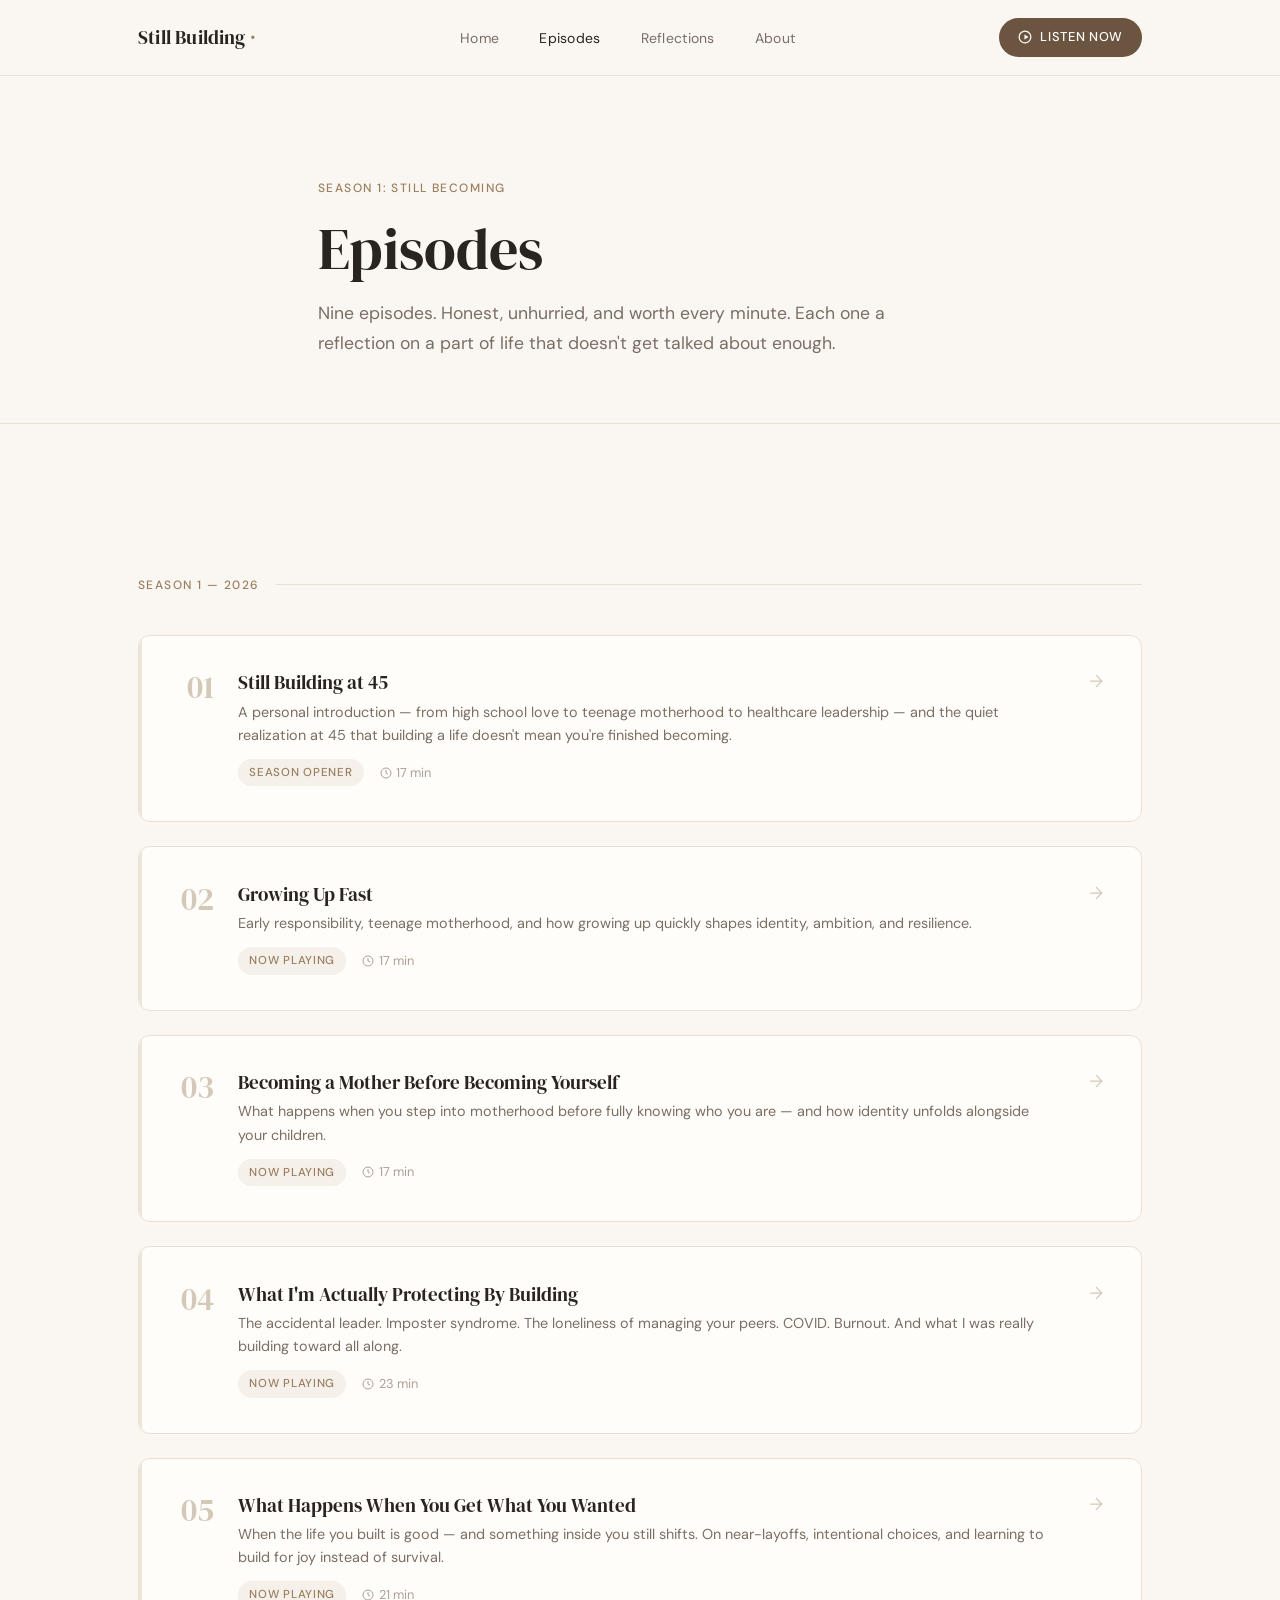
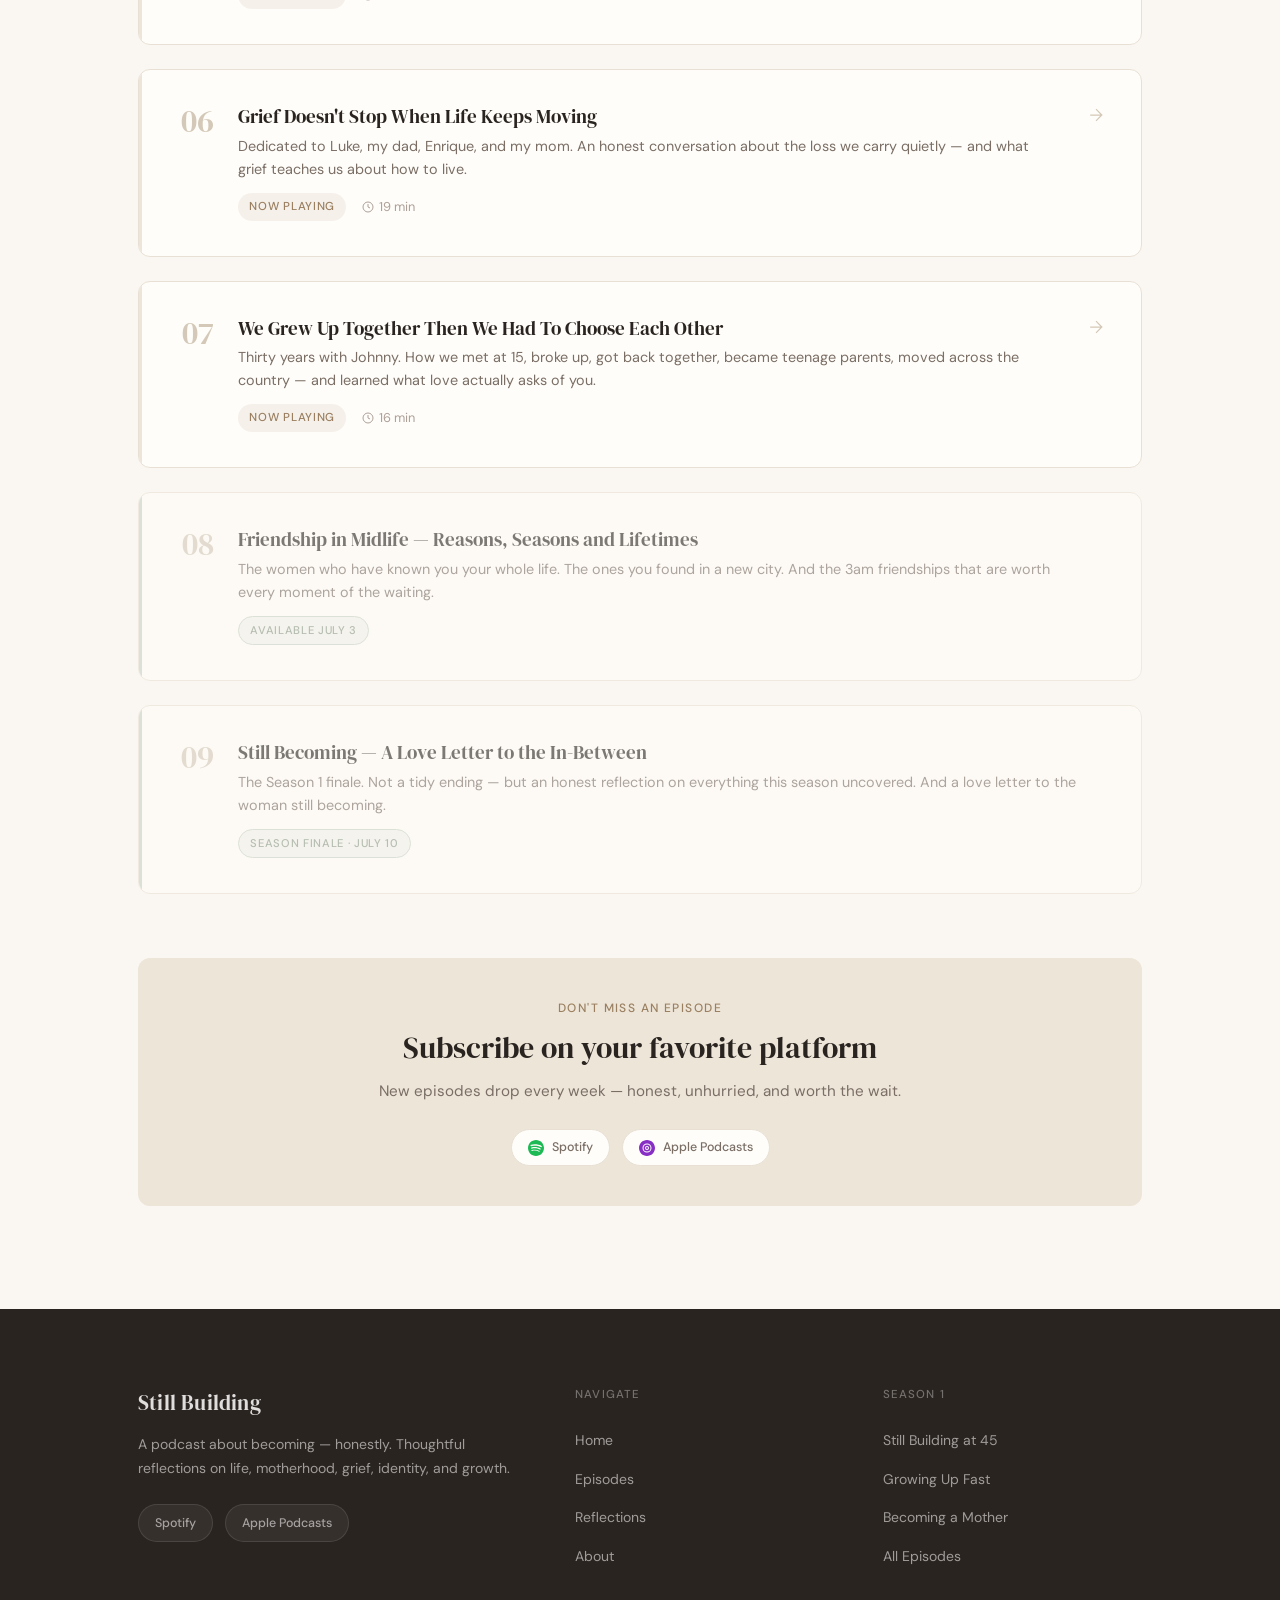
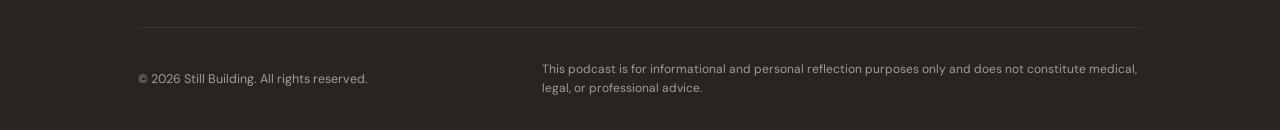
<file: episodes.html>
<!DOCTYPE html>
<html lang="en">
<head>
  <meta charset="UTF-8" />
  <meta name="viewport" content="width=device-width, initial-scale=1.0" />
  <title>Episodes — Still Building</title>
  <meta name="description" content="Browse all episodes of Still Building with Faith — honest conversations about midlife, identity, grief, love, and the woman you are still becoming." />
  <link rel="stylesheet" href="css/style.css" />
</head>
<body>

  <nav class="site-nav">
    <div class="nav-inner">
      <a href="index.html" class="nav-logo">Still Building <span>·</span></a>
      <ul class="nav-links">
        <li><a href="index.html">Home</a></li>
        <li><a href="episodes.html" class="active">Episodes</a></li>
        <li><a href="reflections.html">Reflections</a></li>
        <li><a href="about.html">About</a></li>
      </ul>
      <a href="https://open.spotify.com/show/6HsyCv3rTbfj4amgxv6zEE" class="nav-listen-btn" target="_blank" rel="noopener noreferrer">
        <svg width="14" height="14" viewBox="0 0 24 24" fill="currentColor"><path d="M12 3a9 9 0 100 18A9 9 0 0012 3zM1 12C1 5.925 5.925 1 12 1s11 4.925 11 11-4.925 11-11 11S1 18.075 1 12zm10-4.243l7.071 4.243-7.071 4.243V7.757z"/></svg>
        Listen Now
      </a>
      <button class="nav-toggle" aria-label="Menu">
        <span></span><span></span><span></span>
      </button>
    </div>
  </nav>

  <header style="padding: clamp(4rem, 8vw, 7rem) 0 clamp(2.5rem, 5vw, 4rem); border-bottom: 1px solid var(--border);">
    <div class="container content-narrow">
      <span class="eyebrow" style="margin-bottom: 1rem; display: block;">Season 1: Still Becoming</span>
      <h1>Episodes</h1>
      <p style="color: var(--text-muted); font-size: 1.1rem; margin-top: 1rem; line-height: 1.7;">
        Nine episodes. Honest, unhurried, and worth every minute. Each one a reflection on a part of life that doesn't get talked about enough.
      </p>
    </div>
  </header>

  <section>
    <div class="container">

      <div style="display: flex; align-items: center; gap: 1rem; margin-bottom: 2.5rem; margin-top: 3rem;">
        <span class="eyebrow">Season 1 — 2026</span>
        <div style="flex:1; height:1px; background: var(--border);"></div>
      </div>

      <div class="episodes-grid">

        <!-- Episode 1 -->
        <a href="episode-1.html" style="text-decoration:none; color:inherit;">
          <div class="episode-card">
            <div class="episode-number">01</div>
            <div class="episode-content">
              <h3>Still Building at 45</h3>
              <p>A personal introduction — from high school love to teenage motherhood to healthcare leadership — and the quiet realization at 45 that building a life doesn't mean you're finished becoming.</p>
              <div class="episode-meta">
                <span class="episode-tag">Season Opener</span>
                <span class="episode-duration">
                  <svg width="12" height="12" viewBox="0 0 24 24" fill="none" stroke="currentColor" stroke-width="2"><circle cx="12" cy="12" r="10"/><polyline points="12 6 12 12 16 14"/></svg>
                  17 min
                </span>
              </div>
            </div>
            <div class="episode-action">
              <svg width="20" height="20" viewBox="0 0 24 24" fill="none" stroke="var(--stone)" stroke-width="1.5"><path d="M5 12h14M12 5l7 7-7 7"/></svg>
            </div>
          </div>
        </a>

        <!-- Episode 2 -->
        <a href="https://creators.spotify.com/pod/profile/faithgutierrez-us/episodes/Growing-Up-Fast-e3hs796" target="_blank" rel="noopener noreferrer" style="text-decoration:none; color:inherit;">
          <div class="episode-card">
            <div class="episode-number">02</div>
            <div class="episode-content">
              <h3>Growing Up Fast</h3>
              <p>Early responsibility, teenage motherhood, and how growing up quickly shapes identity, ambition, and resilience.</p>
              <div class="episode-meta">
                <span class="episode-tag">Now Playing</span>
                <span class="episode-duration">
                  <svg width="12" height="12" viewBox="0 0 24 24" fill="none" stroke="currentColor" stroke-width="2"><circle cx="12" cy="12" r="10"/><polyline points="12 6 12 12 16 14"/></svg>
                  17 min
                </span>
              </div>
            </div>
            <div class="episode-action">
              <svg width="20" height="20" viewBox="0 0 24 24" fill="none" stroke="var(--stone)" stroke-width="1.5"><path d="M5 12h14M12 5l7 7-7 7"/></svg>
            </div>
          </div>
        </a>

        <!-- Episode 3 -->
        <a href="https://creators.spotify.com/pod/profile/faithgutierrez-us/episodes/Becoming-a-Mother-Before-Becoming-Yourself-e3j116r" target="_blank" rel="noopener noreferrer" style="text-decoration:none; color:inherit;">
          <div class="episode-card">
            <div class="episode-number">03</div>
            <div class="episode-content">
              <h3>Becoming a Mother Before Becoming Yourself</h3>
              <p>What happens when you step into motherhood before fully knowing who you are — and how identity unfolds alongside your children.</p>
              <div class="episode-meta">
                <span class="episode-tag">Now Playing</span>
                <span class="episode-duration">
                  <svg width="12" height="12" viewBox="0 0 24 24" fill="none" stroke="currentColor" stroke-width="2"><circle cx="12" cy="12" r="10"/><polyline points="12 6 12 12 16 14"/></svg>
                  17 min
                </span>
              </div>
            </div>
            <div class="episode-action">
              <svg width="20" height="20" viewBox="0 0 24 24" fill="none" stroke="var(--stone)" stroke-width="1.5"><path d="M5 12h14M12 5l7 7-7 7"/></svg>
            </div>
          </div>
        </a>

        <!-- Episode 4 -->
        <a href="https://creators.spotify.com/pod/profile/faithgutierrez-us/episodes/What-Im-Actually-Protecting-By-Building-e3jbhlq" target="_blank" rel="noopener noreferrer" style="text-decoration:none; color:inherit;">
          <div class="episode-card">
            <div class="episode-number">04</div>
            <div class="episode-content">
              <h3>What I'm Actually Protecting By Building</h3>
              <p>The accidental leader. Imposter syndrome. The loneliness of managing your peers. COVID. Burnout. And what I was really building toward all along.</p>
              <div class="episode-meta">
                <span class="episode-tag">Now Playing</span>
                <span class="episode-duration">
                  <svg width="12" height="12" viewBox="0 0 24 24" fill="none" stroke="currentColor" stroke-width="2"><circle cx="12" cy="12" r="10"/><polyline points="12 6 12 12 16 14"/></svg>
                  23 min
                </span>
              </div>
            </div>
            <div class="episode-action">
              <svg width="20" height="20" viewBox="0 0 24 24" fill="none" stroke="var(--stone)" stroke-width="1.5"><path d="M5 12h14M12 5l7 7-7 7"/></svg>
            </div>
          </div>
        </a>

        <!-- Episode 5 -->
        <a href="https://creators.spotify.com/pod/profile/faithgutierrez-us/episodes/What-Happens-When-You-Get-What-You-Wanted-e3jnr39" target="_blank" rel="noopener noreferrer" style="text-decoration:none; color:inherit;">
          <div class="episode-card">
            <div class="episode-number">05</div>
            <div class="episode-content">
              <h3>What Happens When You Get What You Wanted</h3>
              <p>When the life you built is good — and something inside you still shifts. On near-layoffs, intentional choices, and learning to build for joy instead of survival.</p>
              <div class="episode-meta">
                <span class="episode-tag">Now Playing</span>
                <span class="episode-duration">
                  <svg width="12" height="12" viewBox="0 0 24 24" fill="none" stroke="currentColor" stroke-width="2"><circle cx="12" cy="12" r="10"/><polyline points="12 6 12 12 16 14"/></svg>
                  21 min
                </span>
              </div>
            </div>
            <div class="episode-action">
              <svg width="20" height="20" viewBox="0 0 24 24" fill="none" stroke="var(--stone)" stroke-width="1.5"><path d="M5 12h14M12 5l7 7-7 7"/></svg>
            </div>
          </div>
        </a>

        <!-- Episode 6 -->
        <a href="https://creators.spotify.com/pod/profile/faithgutierrez-us/episodes/Grief-Doesnt-Stop-When-Life-Keeps-Moving-e3kalgn" target="_blank" rel="noopener noreferrer" style="text-decoration:none; color:inherit;">
          <div class="episode-card">
            <div class="episode-number">06</div>
            <div class="episode-content">
              <h3>Grief Doesn't Stop When Life Keeps Moving</h3>
              <p>Dedicated to Luke, my dad, Enrique, and my mom. An honest conversation about the loss we carry quietly — and what grief teaches us about how to live.</p>
              <div class="episode-meta">
                <span class="episode-tag">Now Playing</span>
                <span class="episode-duration">
                  <svg width="12" height="12" viewBox="0 0 24 24" fill="none" stroke="currentColor" stroke-width="2"><circle cx="12" cy="12" r="10"/><polyline points="12 6 12 12 16 14"/></svg>
                  19 min
                </span>
              </div>
            </div>
            <div class="episode-action">
              <svg width="20" height="20" viewBox="0 0 24 24" fill="none" stroke="var(--stone)" stroke-width="1.5"><path d="M5 12h14M12 5l7 7-7 7"/></svg>
            </div>
          </div>
        </a>

        <!-- Episode 7 -->
        <a href="https://creators.spotify.com/pod/profile/faithgutierrez-us/episodes/We-Grew-Up-Together--Than-We-Had-To-Choose-Each-Other-e3kmdgc" target="_blank" rel="noopener noreferrer" style="text-decoration:none; color:inherit;">
          <div class="episode-card">
            <div class="episode-number">07</div>
            <div class="episode-content">
              <h3>We Grew Up Together Then We Had To Choose Each Other</h3>
              <p>Thirty years with Johnny. How we met at 15, broke up, got back together, became teenage parents, moved across the country — and learned what love actually asks of you.</p>
              <div class="episode-meta">
                <span class="episode-tag">Now Playing</span>
                <span class="episode-duration">
                  <svg width="12" height="12" viewBox="0 0 24 24" fill="none" stroke="currentColor" stroke-width="2"><circle cx="12" cy="12" r="10"/><polyline points="12 6 12 12 16 14"/></svg>
                  16 min
                </span>
              </div>
            </div>
            <div class="episode-action">
              <svg width="20" height="20" viewBox="0 0 24 24" fill="none" stroke="var(--stone)" stroke-width="1.5"><path d="M5 12h14M12 5l7 7-7 7"/></svg>
            </div>
          </div>
        </a>

        <!-- Episode 8 - Available Tomorrow -->
        <div class="episode-card coming-soon">
          <div class="episode-number">08</div>
          <div class="episode-content">
            <h3>Friendship in Midlife — Reasons, Seasons and Lifetimes</h3>
            <p>The women who have known you your whole life. The ones you found in a new city. And the 3am friendships that are worth every moment of the waiting.</p>
            <div class="episode-meta">
              <span class="badge-soon">Available July 3</span>
            </div>
          </div>
          <div class="episode-action"></div>
        </div>

        <!-- Episode 9 - Season Finale -->
        <div class="episode-card coming-soon">
          <div class="episode-number">09</div>
          <div class="episode-content">
            <h3>Still Becoming — A Love Letter to the In-Between</h3>
            <p>The Season 1 finale. Not a tidy ending — but an honest reflection on everything this season uncovered. And a love letter to the woman still becoming.</p>
            <div class="episode-meta">
              <span class="badge-soon">Season Finale · July 10</span>
            </div>
          </div>
          <div class="episode-action"></div>
        </div>

      </div>

      <div style="margin-top: 4rem; padding: 2.5rem; background: var(--sand); border-radius: var(--radius-md); text-align: center;">
        <span class="eyebrow" style="display: block; margin-bottom: 0.75rem;">Don't miss an episode</span>
        <h3 style="margin-bottom: 0.75rem;">Subscribe on your favorite platform</h3>
        <p style="color: var(--text-muted); margin-bottom: 1.5rem; font-size: 0.95rem;">New episodes drop every week — honest, unhurried, and worth the wait.</p>
        <div class="platform-links" style="justify-content: center;">
          <a href="https://open.spotify.com/show/6HsyCv3rTbfj4amgxv6zEE" class="platform-badge" target="_blank" rel="noopener noreferrer">
            <svg width="16" height="16" viewBox="0 0 24 24" fill="#1DB954"><path d="M12 0C5.4 0 0 5.4 0 12s5.4 12 12 12 12-5.4 12-12S18.66 0 12 0zm5.521 17.34c-.24.359-.66.48-1.021.24-2.82-1.74-6.36-2.101-10.561-1.141-.418.122-.779-.179-.899-.539-.12-.421.18-.78.54-.9 4.56-1.021 8.52-.6 11.64 1.32.42.18.479.659.301 1.02zm1.44-3.3c-.301.42-.841.6-1.262.3-3.239-1.98-8.159-2.58-11.939-1.38-.479.12-1.02-.12-1.14-.6-.12-.48.12-1.021.6-1.141C9.6 9.9 15 10.561 18.72 12.84c.361.181.54.78.241 1.2zm.12-3.36C15.24 8.4 8.82 8.16 5.16 9.301c-.6.179-1.2-.181-1.38-.721-.18-.601.18-1.2.72-1.381 4.26-1.26 11.28-1.02 15.721 1.621.539.3.719 1.02.419 1.56-.299.421-1.02.599-1.559.3z"/></svg>
            Spotify
          </a>
          <a href="https://podcasts.apple.com/us/podcast/still-building-trailer/id1892199045" class="platform-badge" target="_blank" rel="noopener noreferrer">
            <svg width="16" height="16" viewBox="0 0 24 24" fill="#872EC4"><path d="M12.004 0C5.374 0 0 5.374 0 12.004S5.374 24 12.004 24 24 18.626 24 12.004 18.626 0 12.004 0zM12 5.25a6.75 6.75 0 110 13.5A6.75 6.75 0 0112 5.25zm0 1.5a5.25 5.25 0 100 10.5A5.25 5.25 0 0012 6.75zm0 2.25a3 3 0 110 6 3 3 0 010-6zm0 1.5a1.5 1.5 0 100 3 1.5 1.5 0 000-3z"/></svg>
            Apple Podcasts
          </a>
        </div>
      </div>

    </div>
  </section>

  <footer class="site-footer">
    <div class="container">
      <div class="footer-inner">
        <div class="footer-brand">
          <a href="index.html" class="nav-logo">Still Building</a>
          <p>A podcast about becoming — honestly. Thoughtful reflections on life, motherhood, grief, identity, and growth.</p>
          <div class="platform-links">
            <a href="https://open.spotify.com/show/6HsyCv3rTbfj4amgxv6zEE" class="platform-badge" style="background: rgba(255,255,255,0.06); border-color: rgba(255,255,255,0.1); color: rgba(255,255,255,0.55);" target="_blank" rel="noopener noreferrer">Spotify</a>
            <a href="https://podcasts.apple.com/us/podcast/still-building-trailer/id1892199045" class="platform-badge" style="background: rgba(255,255,255,0.06); border-color: rgba(255,255,255,0.1); color: rgba(255,255,255,0.55);" target="_blank" rel="noopener noreferrer">Apple Podcasts</a>
          </div>
        </div>
        <div class="footer-col">
          <h5>Navigate</h5>
          <ul>
            <li><a href="index.html">Home</a></li>
            <li><a href="episodes.html">Episodes</a></li>
            <li><a href="reflections.html">Reflections</a></li>
            <li><a href="about.html">About</a></li>
          </ul>
        </div>
        <div class="footer-col">
          <h5>Season 1</h5>
          <ul>
            <li><a href="episode-1.html">Still Building at 45</a></li>
            <li><a href="https://creators.spotify.com/pod/profile/faithgutierrez-us/episodes/Growing-Up-Fast-e3hs796" target="_blank" rel="noopener noreferrer">Growing Up Fast</a></li>
            <li><a href="https://creators.spotify.com/pod/profile/faithgutierrez-us/episodes/Becoming-a-Mother-Before-Becoming-Yourself-e3j116r" target="_blank" rel="noopener noreferrer">Becoming a Mother</a></li>
            <li><a href="episodes.html">All Episodes</a></li>
          </ul>
        </div>
      </div>
      <div class="footer-bottom">
        <span>&copy; 2026 Still Building. All rights reserved.</span>
        <p class="footer-legal">This podcast is for informational and personal reflection purposes only and does not constitute medical, legal, or professional advice.</p>
      </div>
    </div>
  </footer>

</body>
</html>
</file>
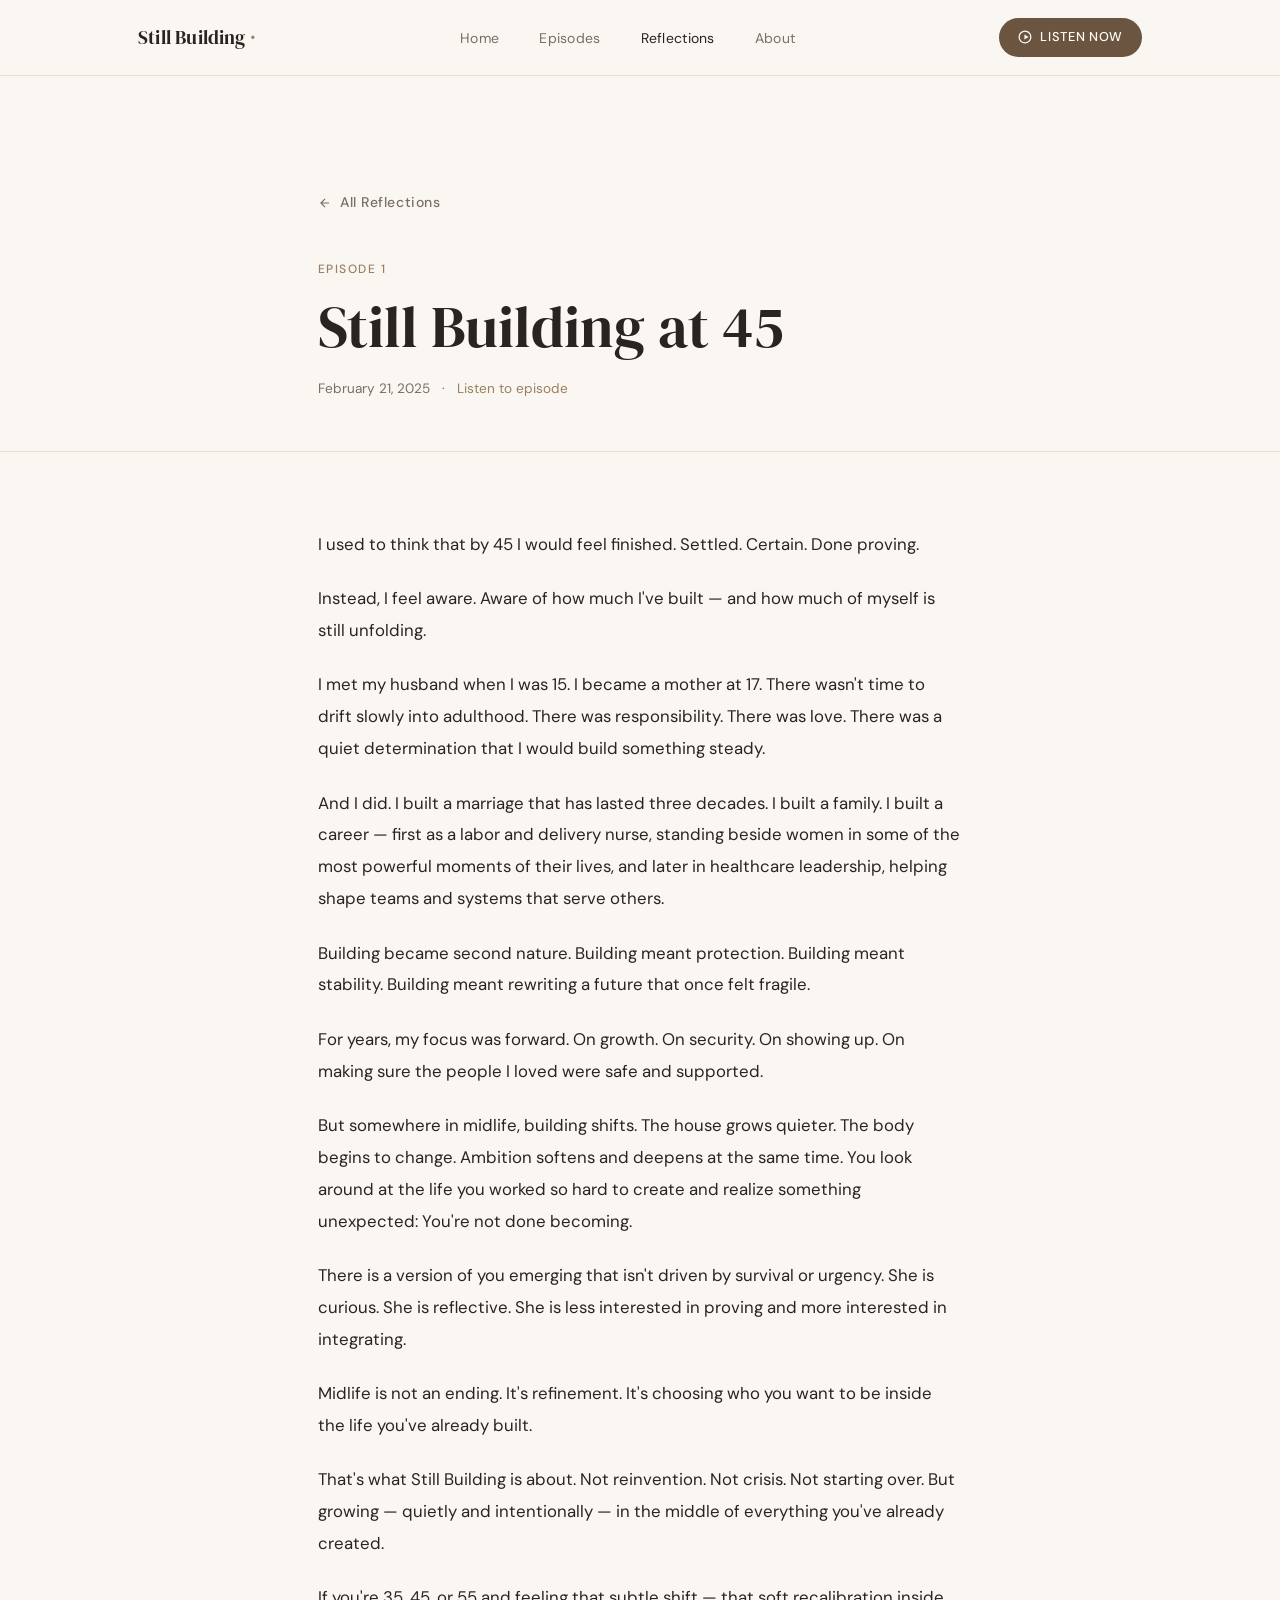
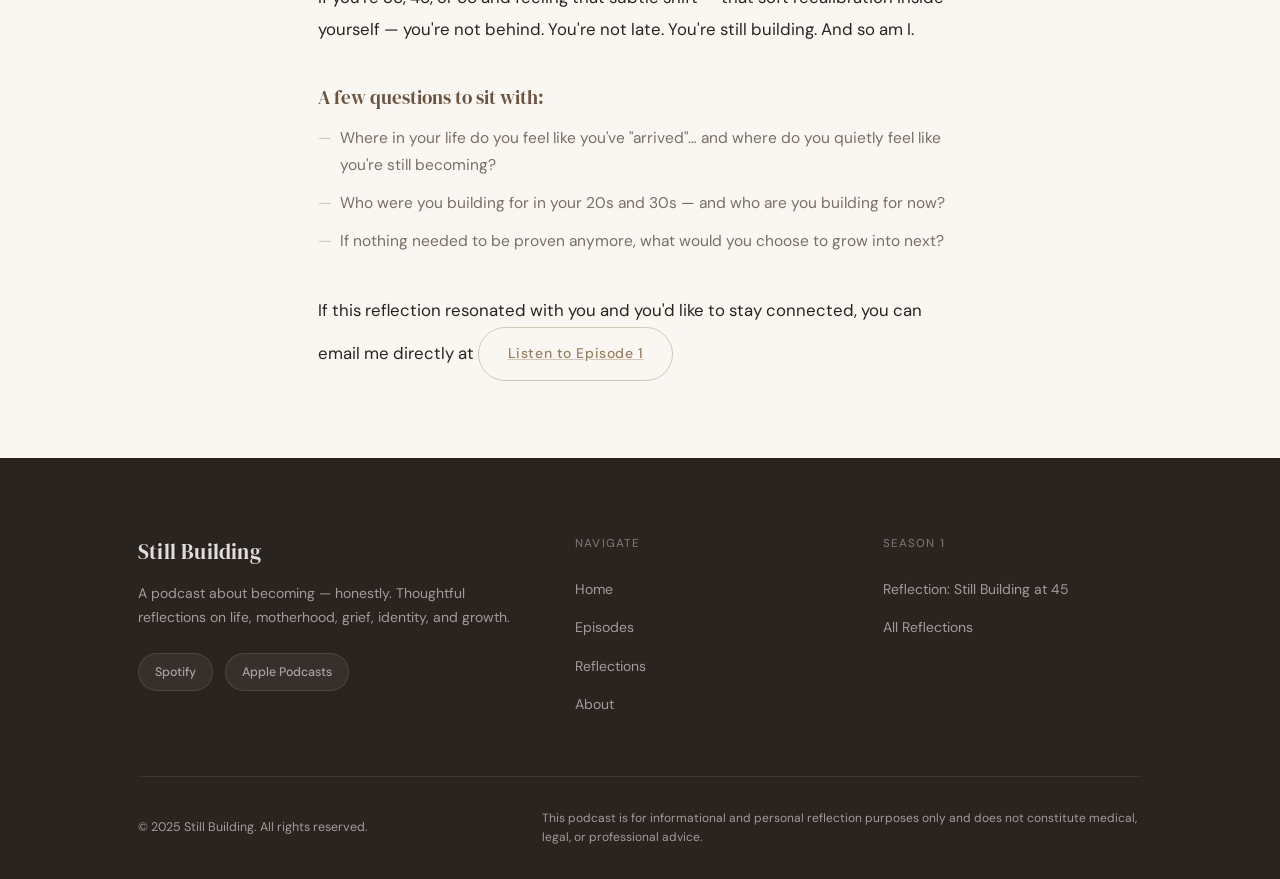
<file: reflection-episode-1.html>
<!DOCTYPE html>
<html lang="en">
<head>
  <meta charset="UTF-8" />
  <meta name="viewport" content="width=device-width, initial-scale=1.0" />
  <title>Reflection: Still Building at 45 — Still Building</title>
  <meta name="description" content="A written reflection on Episode 1 of Still Building — a personal introduction and the quiet realization at 45 that building a life doesn't mean you're finished becoming." />
  <link rel="stylesheet" href="../css/style.css" />
</head>
<body>

  <!-- NAVIGATION -->
  <nav class="site-nav">
    <div class="nav-inner">
      <a href="../index.html" class="nav-logo">Still Building <span>·</span></a>
      <ul class="nav-links">
        <li><a href="../index.html">Home</a></li>
        <li><a href="../episodes.html">Episodes</a></li>
        <li><a href="../reflections.html" class="active">Reflections</a></li>
        <li><a href="../about.html">About</a></li>
      </ul>
      <a href="https://open.spotify.com/show/6HsyCv3rTbfj4amgxv6zEE" class="nav-listen-btn" target="_blank" rel="noopener noreferrer">
        <svg width="14" height="14" viewBox="0 0 24 24" fill="currentColor"><path d="M12 3a9 9 0 100 18A9 9 0 0012 3zM1 12C1 5.925 5.925 1 12 1s11 4.925 11 11-4.925 11-11 11S1 18.075 1 12zm10-4.243l7.071 4.243-7.071 4.243V7.757z"/></svg>
        Listen Now
      </a>
      <button class="nav-toggle" aria-label="Menu">
        <span></span><span></span><span></span>
      </button>
    </div>
  </nav>

  <!-- REFLECTION HEADER -->
  <header class="reflection-post-header">
    <div class="container content-narrow">
      <a href="../reflections.html" class="btn btn-ghost" style="margin-bottom: 2rem; display: inline-flex;">
        <svg width="14" height="14" viewBox="0 0 24 24" fill="none" stroke="currentColor" stroke-width="2"><path d="M19 12H5M12 5l-7 7 7 7"/></svg>
        All Reflections
      </a>
      <span class="eyebrow" style="display: block; margin-bottom: 0.75rem;">Episode 1</span>
      <h1 style="margin-bottom: 1rem;">Still Building at 45</h1>
      <div class="reflection-post-meta">
        <time datetime="2025-02-21">February 21, 2025</time>
        <span>·</span>
        <a href="../episodes/episode-1.html">Listen to episode</a>
      </div>
    </div>
  </header>

  <!-- REFLECTION BODY -->
  <section class="reflection-post-body">
    <div class="container content-narrow">
      <div class="reflection-prose">
        <p>
          I used to think that by 45 I would feel finished. Settled. Certain. Done proving.
        </p>
        <p>
          Instead, I feel aware. Aware of how much I've built — and how much of myself is still unfolding.
        </p>
        <p>
          I met my husband when I was 15. I became a mother at 17. There wasn't time to drift slowly into adulthood. There was responsibility. There was love. There was a quiet determination that I would build something steady.
        </p>
        <p>
          And I did. I built a marriage that has lasted three decades. I built a family. I built a career — first as a labor and delivery nurse, standing beside women in some of the most powerful moments of their lives, and later in healthcare leadership, helping shape teams and systems that serve others.
        </p>
        <p>
          Building became second nature. Building meant protection. Building meant stability. Building meant rewriting a future that once felt fragile.
        </p>
        <p>
          For years, my focus was forward. On growth. On security. On showing up. On making sure the people I loved were safe and supported.
        </p>
        <p>
          But somewhere in midlife, building shifts. The house grows quieter. The body begins to change. Ambition softens and deepens at the same time. You look around at the life you worked so hard to create and realize something unexpected: You're not done becoming.
        </p>
        <p>
          There is a version of you emerging that isn't driven by survival or urgency. She is curious. She is reflective. She is less interested in proving and more interested in integrating.
        </p>
        <p>
          Midlife is not an ending. It's refinement. It's choosing who you want to be inside the life you've already built.
        </p>
        <p>
          That's what Still Building is about. Not reinvention. Not crisis. Not starting over. But growing — quietly and intentionally — in the middle of everything you've already created.
        </p>
        <p>
          If you're 35, 45, or 55 and feeling that subtle shift — that soft recalibration inside yourself — you're not behind. You're not late. You're still building. And so am I.
        </p>

        <h4 style="margin-top: 2.5rem; margin-bottom: 1rem;">A few questions to sit with:</h4>
        <ul style="color: var(--text-muted); line-height: 1.9;">
          <li>Where in your life do you feel like you've "arrived"… and where do you quietly feel like you're still becoming?</li>
          <li>Who were you building for in your 20s and 30s — and who are you building for now?</li>
          <li>If nothing needed to be proven anymore, what would you choose to grow into next?</li>
        </ul>

        <p style="margin-top: 2.5rem;">
          If this reflection resonated with you and you'd like to stay connected, you can email me directly at <a href="mailto:faith@stillbuildingpodcast.com</a>. I read every message.
        </p>
        <p style="margin-top: 2rem;">
          <a href="../episodes/episode-1.html" class="btn btn-outline">Listen to Episode 1</a>
        </p>
      </div>
    </div>
  </section>

  <!-- FOOTER -->
  <footer class="site-footer">
    <div class="container">
      <div class="footer-inner">
        <div class="footer-brand">
          <a href="../index.html" class="nav-logo">Still Building</a>
          <p>A podcast about becoming — honestly. Thoughtful reflections on life, motherhood, grief, identity, and growth.</p>
          <div class="platform-links">
            <a href="https://open.spotify.com/show/6HsyCv3rTbfj4amgxv6zEE" class="platform-badge" style="background: rgba(255,255,255,0.06); border-color: rgba(255,255,255,0.1); color: rgba(255,255,255,0.55);" target="_blank" rel="noopener noreferrer">Spotify</a>
            <a href="https://podcasts.apple.com/podcast/idYOUR_APPLE_PODCAST_ID" class="platform-badge" style="background: rgba(255,255,255,0.06); border-color: rgba(255,255,255,0.1); color: rgba(255,255,255,0.55);" target="_blank" rel="noopener noreferrer">Apple Podcasts</a>
          </div>
        </div>
        <div class="footer-col">
          <h5>Navigate</h5>
          <ul>
            <li><a href="../index.html">Home</a></li>
            <li><a href="../episodes.html">Episodes</a></li>
            <li><a href="../reflections.html">Reflections</a></li>
            <li><a href="../about.html">About</a></li>
          </ul>
        </div>
        <div class="footer-col">
          <h5>Season 1</h5>
          <ul>
            <li><a href="reflection-episode-1.html">Reflection: Still Building at 45</a></li>
            <li><a href="../reflections.html">All Reflections</a></li>
          </ul>
        </div>
      </div>
      <div class="footer-bottom">
        <span>&copy; 2025 Still Building. All rights reserved.</span>
        <p class="footer-legal">This podcast is for informational and personal reflection purposes only and does not constitute medical, legal, or professional advice.</p>
      </div>
    </div>
  </footer>

</body>
</html>
</file>
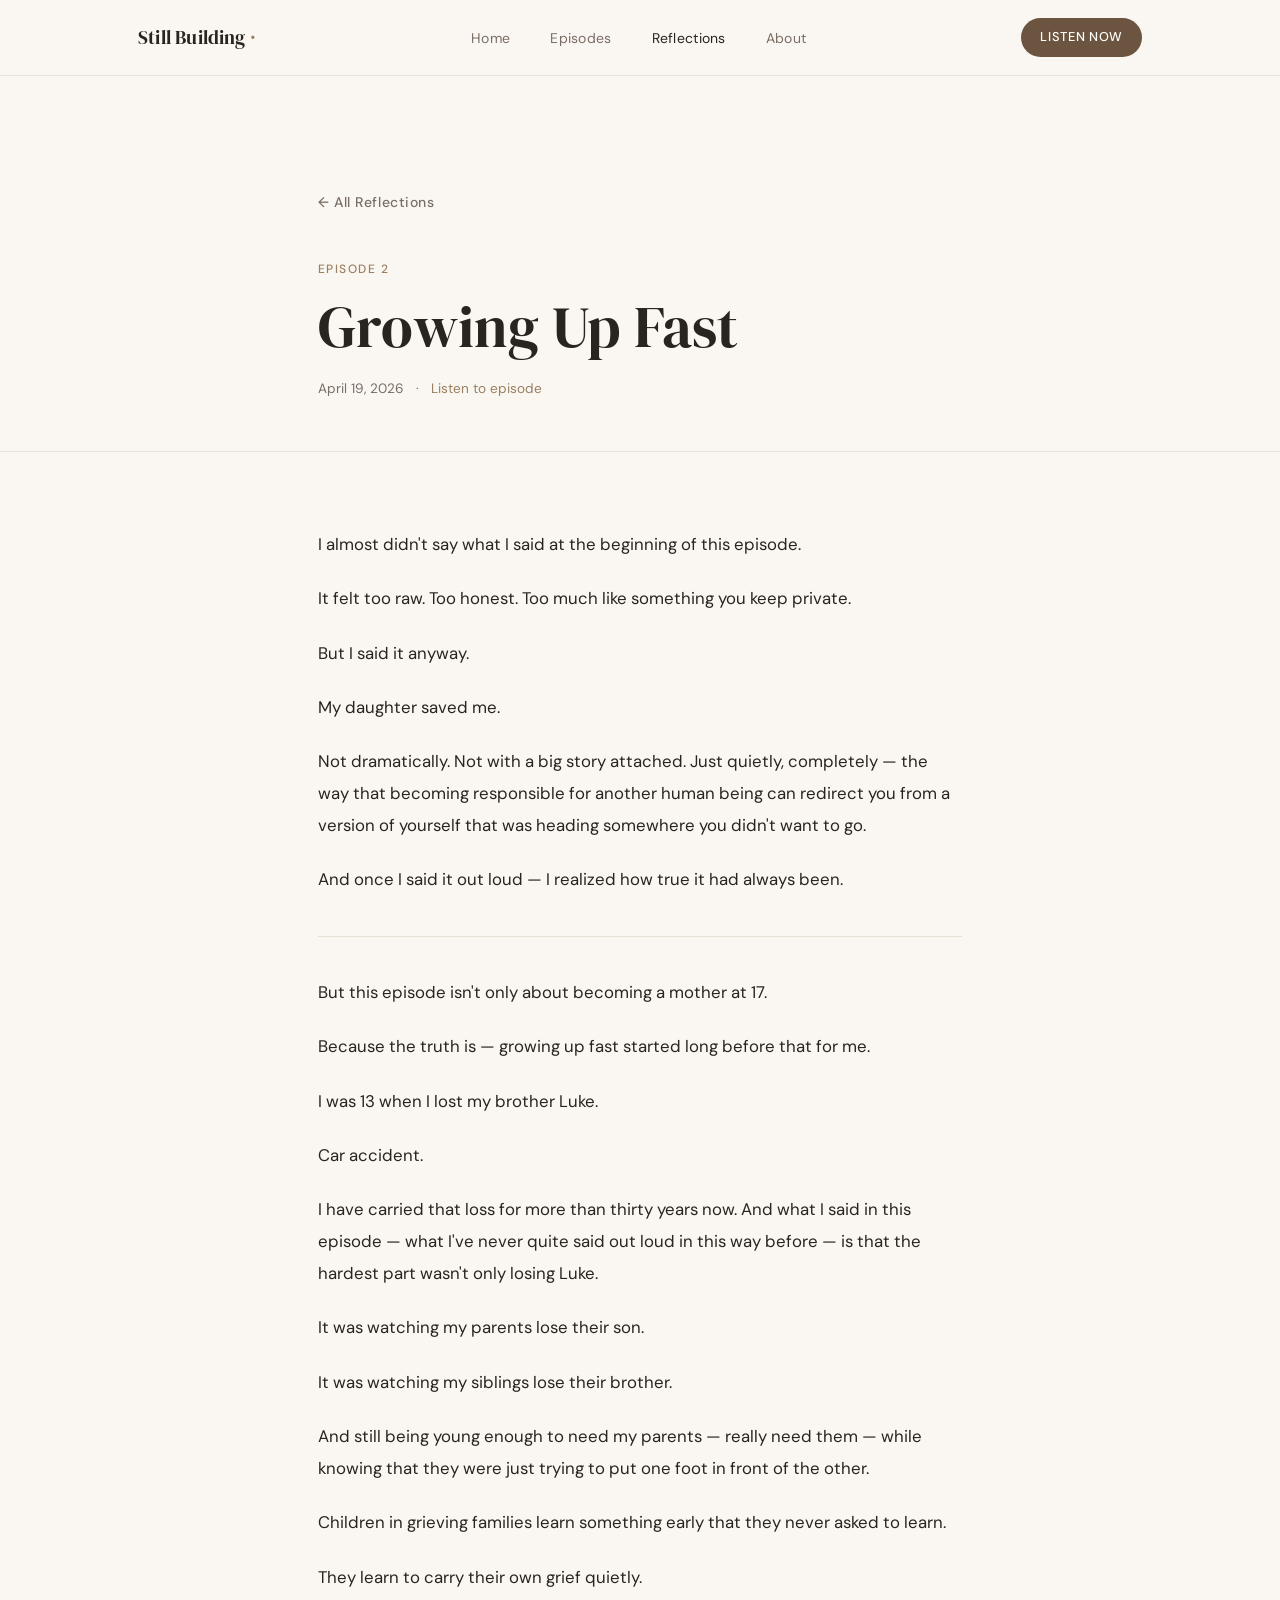
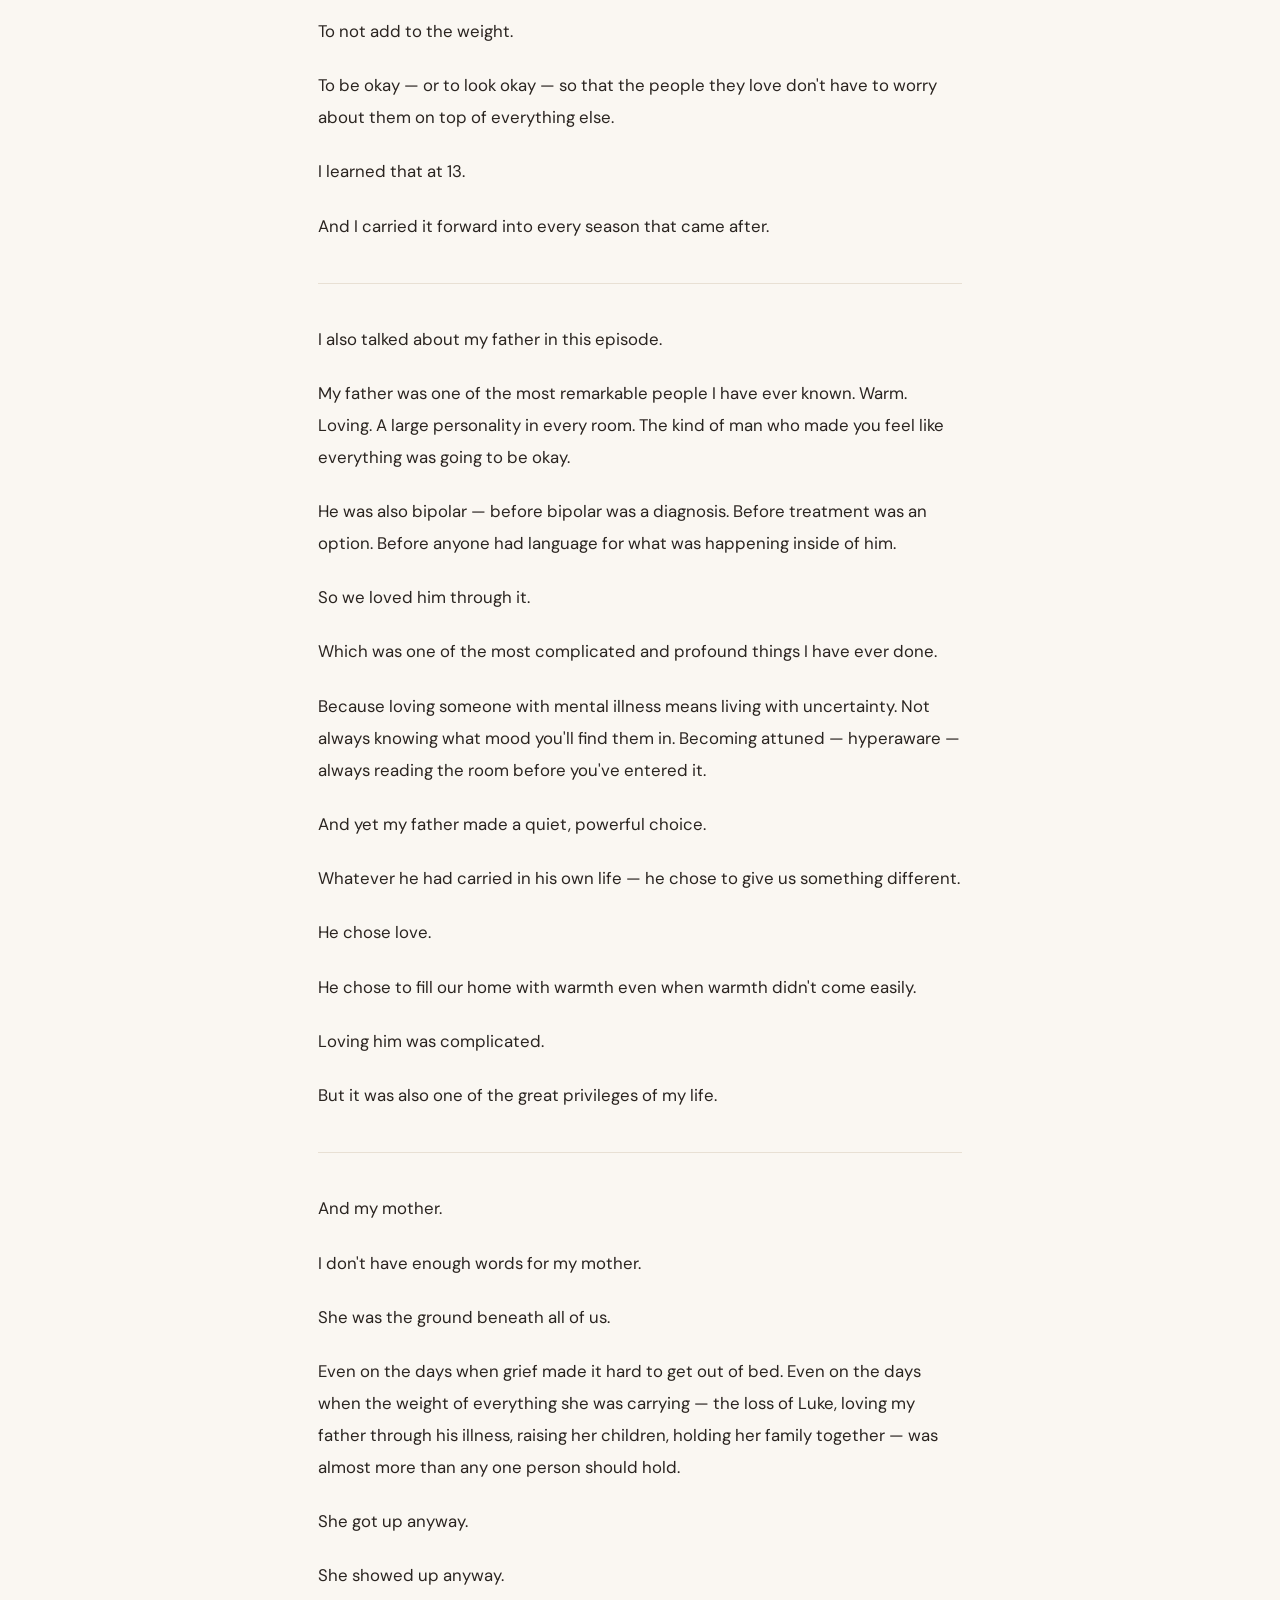
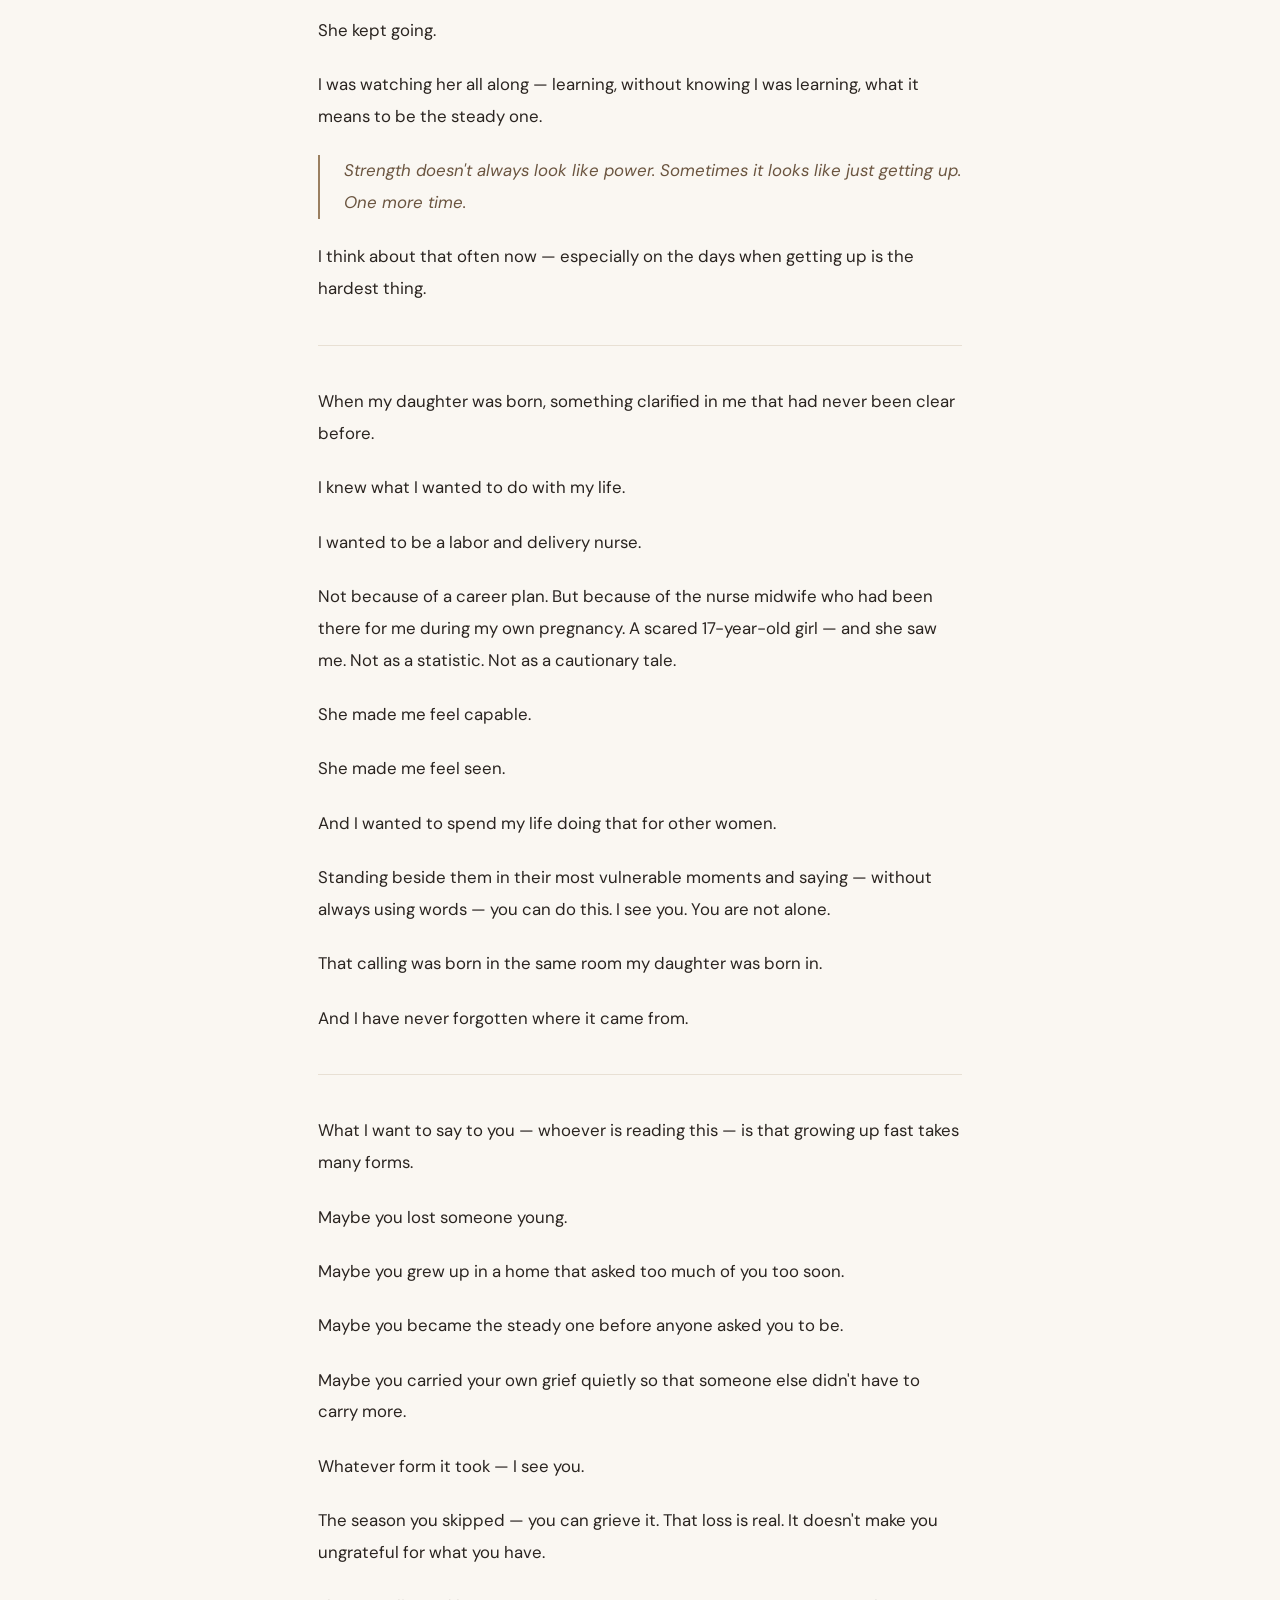
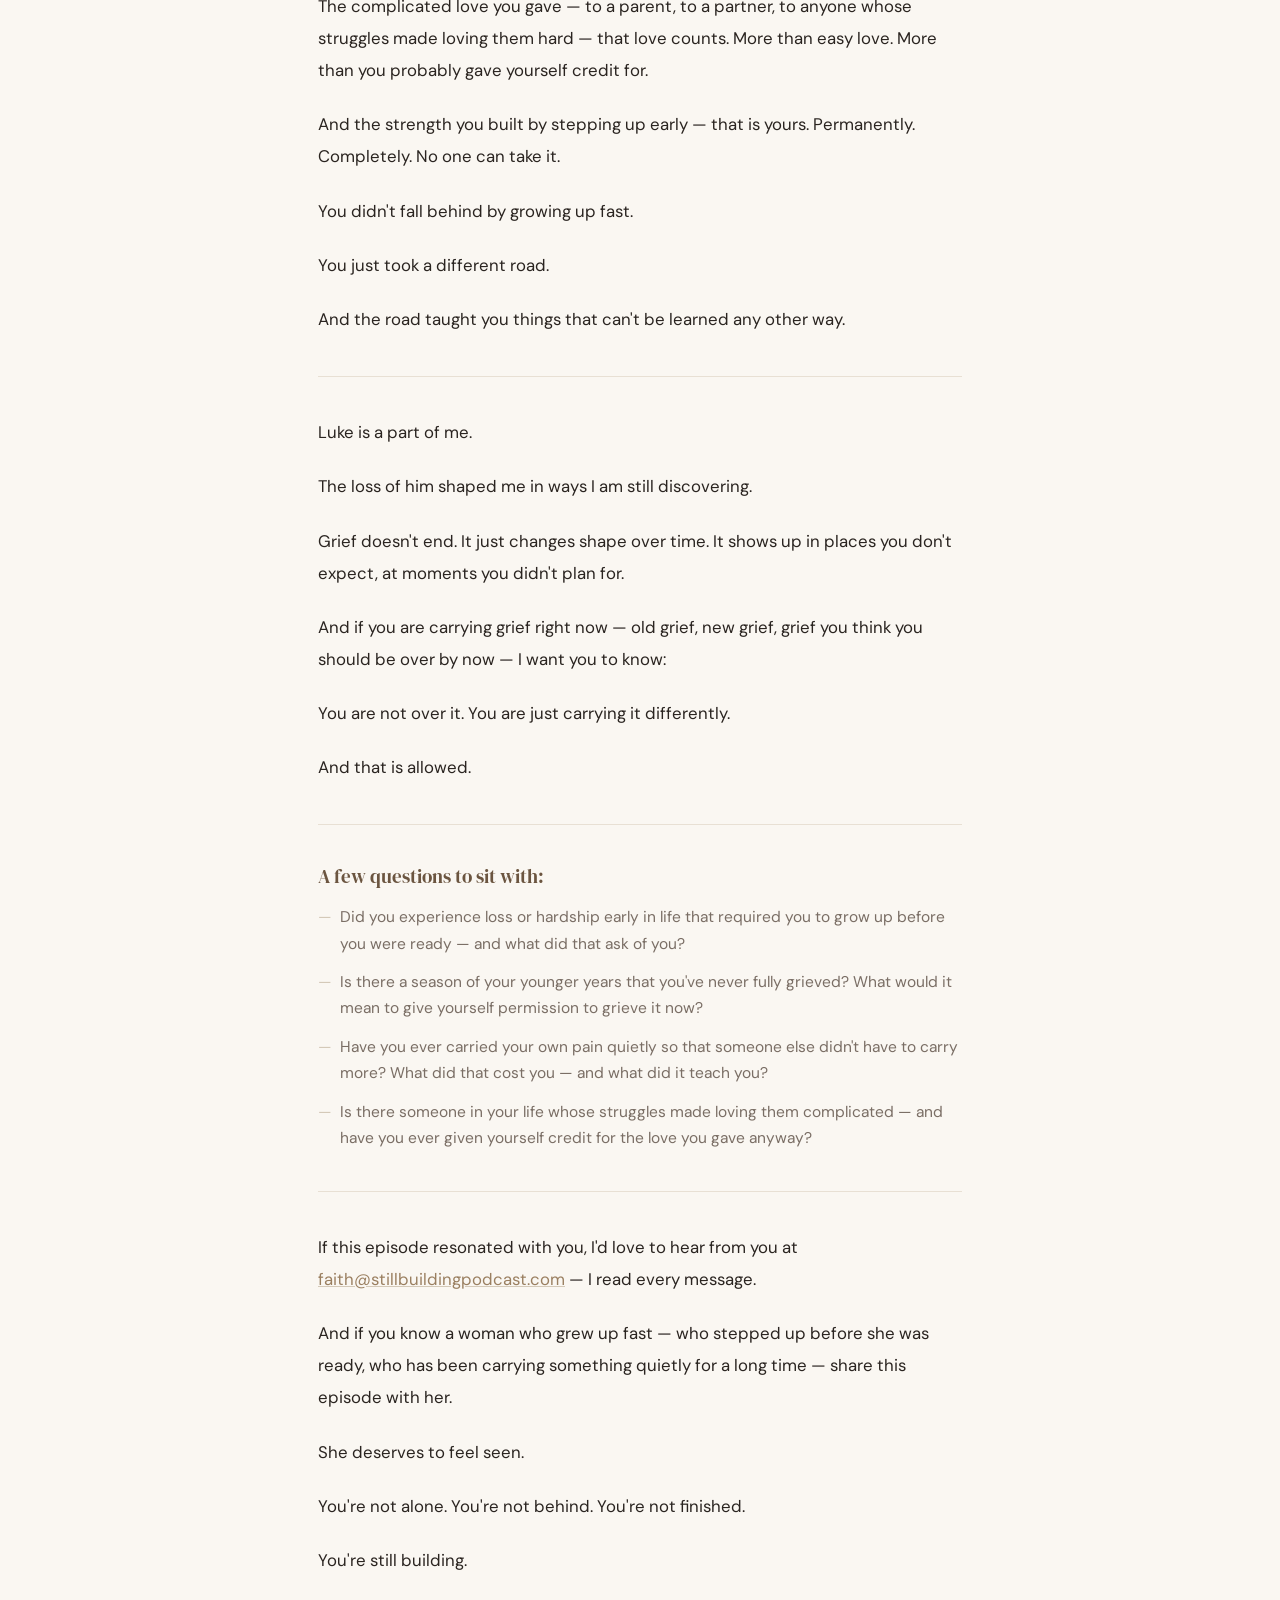
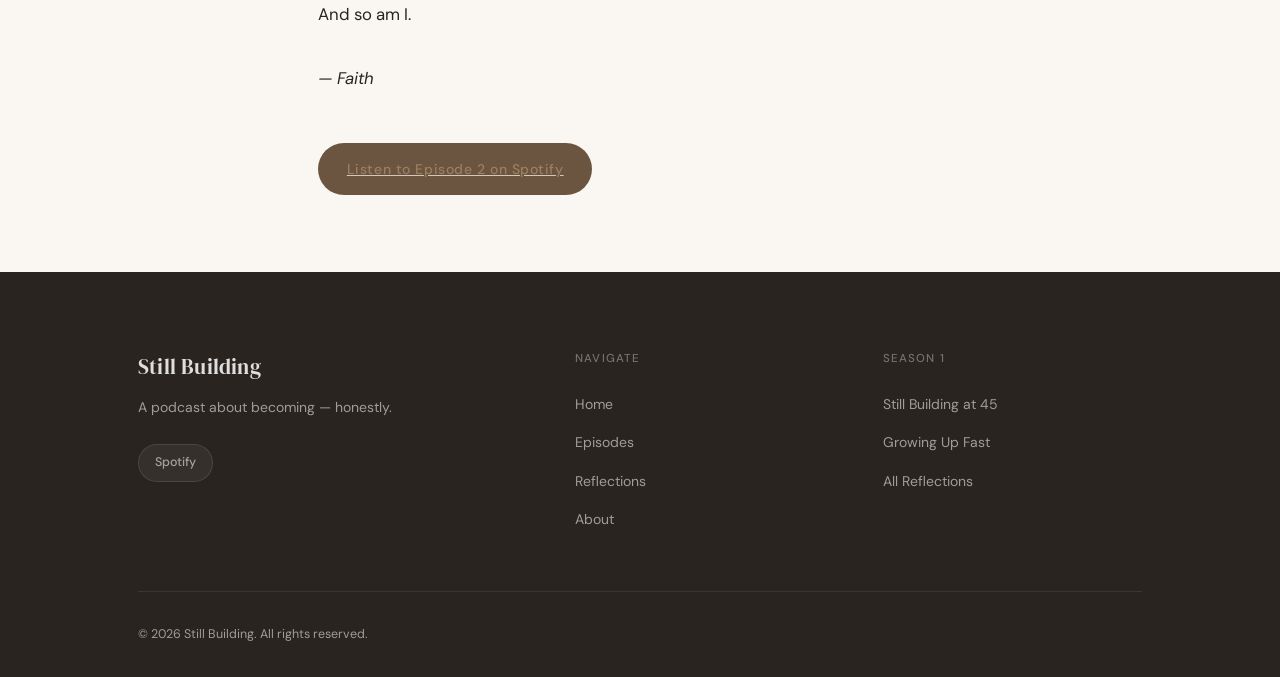
<file: reflection-episode-2.html>
<!DOCTYPE html>
<html lang="en">
<head>
  <meta charset="UTF-8" />
  <meta name="viewport" content="width=device-width, initial-scale=1.0" />
  <title>Reflection: Growing Up Fast — Still Building</title>
  <link rel="stylesheet" href="css/style.css" />
</head>
<body>
  <nav class="site-nav">
    <div class="nav-inner">
      <a href="index.html" class="nav-logo">Still Building <span>·</span></a>
      <ul class="nav-links">
        <li><a href="index.html">Home</a></li>
        <li><a href="episodes.html">Episodes</a></li>
        <li><a href="reflections.html" class="active">Reflections</a></li>
        <li><a href="about.html">About</a></li>
      </ul>
      <a href="https://open.spotify.com/show/6HsyCv3rTbfj4amgxv6zEE" class="nav-listen-btn" target="_blank" rel="noopener noreferrer">Listen Now</a>
    </div>
  </nav>
  <header class="reflection-post-header">
    <div class="container content-narrow">
      <a href="reflections.html" class="btn btn-ghost" style="margin-bottom: 2rem; display: inline-flex;">← All Reflections</a>
      <span class="eyebrow" style="display: block; margin-bottom: 0.75rem;">Episode 2</span>
      <h1 style="margin-bottom: 1rem;">Growing Up Fast</h1>
      <div class="reflection-post-meta">
        <time datetime="2026-04-19">April 19, 2026</time>
        <span>·</span>
        <a href="episodes.html">Listen to episode</a>
      </div>
    </div>
  </header>
  <section class="reflection-post-body">
    <div class="container content-narrow">
      <div class="reflection-prose">
        <p>I almost didn't say what I said at the beginning of this episode.</p>
        <p>It felt too raw. Too honest. Too much like something you keep private.</p>
        <p>But I said it anyway.</p>
        <p>My daughter saved me.</p>
        <p>Not dramatically. Not with a big story attached. Just quietly, completely — the way that becoming responsible for another human being can redirect you from a version of yourself that was heading somewhere you didn't want to go.</p>
        <p>And once I said it out loud — I realized how true it had always been.</p>
        <hr style="border: none; border-top: 1px solid var(--border); margin: 2.5rem 0;" />
        <p>But this episode isn't only about becoming a mother at 17.</p>
        <p>Because the truth is — growing up fast started long before that for me.</p>
        <p>I was 13 when I lost my brother Luke.</p>
        <p>Car accident.</p>
        <p>I have carried that loss for more than thirty years now. And what I said in this episode — what I've never quite said out loud in this way before — is that the hardest part wasn't only losing Luke.</p>
        <p>It was watching my parents lose their son.</p>
        <p>It was watching my siblings lose their brother.</p>
        <p>And still being young enough to need my parents — really need them — while knowing that they were just trying to put one foot in front of the other.</p>
        <p>Children in grieving families learn something early that they never asked to learn.</p>
        <p>They learn to carry their own grief quietly.</p>
        <p>To not add to the weight.</p>
        <p>To be okay — or to look okay — so that the people they love don't have to worry about them on top of everything else.</p>
        <p>I learned that at 13.</p>
        <p>And I carried it forward into every season that came after.</p>
        <hr style="border: none; border-top: 1px solid var(--border); margin: 2.5rem 0;" />
        <p>I also talked about my father in this episode.</p>
        <p>My father was one of the most remarkable people I have ever known. Warm. Loving. A large personality in every room. The kind of man who made you feel like everything was going to be okay.</p>
        <p>He was also bipolar — before bipolar was a diagnosis. Before treatment was an option. Before anyone had language for what was happening inside of him.</p>
        <p>So we loved him through it.</p>
        <p>Which was one of the most complicated and profound things I have ever done.</p>
        <p>Because loving someone with mental illness means living with uncertainty. Not always knowing what mood you'll find them in. Becoming attuned — hyperaware — always reading the room before you've entered it.</p>
        <p>And yet my father made a quiet, powerful choice.</p>
        <p>Whatever he had carried in his own life — he chose to give us something different.</p>
        <p>He chose love.</p>
        <p>He chose to fill our home with warmth even when warmth didn't come easily.</p>
        <p>Loving him was complicated.</p>
        <p>But it was also one of the great privileges of my life.</p>
        <hr style="border: none; border-top: 1px solid var(--border); margin: 2.5rem 0;" />
        <p>And my mother.</p>
        <p>I don't have enough words for my mother.</p>
        <p>She was the ground beneath all of us.</p>
        <p>Even on the days when grief made it hard to get out of bed. Even on the days when the weight of everything she was carrying — the loss of Luke, loving my father through his illness, raising her children, holding her family together — was almost more than any one person should hold.</p>
        <p>She got up anyway.</p>
        <p>She showed up anyway.</p>
        <p>She kept going.</p>
        <p>I was watching her all along — learning, without knowing I was learning, what it means to be the steady one.</p>
        <p style="font-style: italic; color: var(--brown-dark); padding-left: 1.5rem; border-left: 2px solid var(--brown);">Strength doesn't always look like power. Sometimes it looks like just getting up. One more time.</p>
        <p>I think about that often now — especially on the days when getting up is the hardest thing.</p>
        <hr style="border: none; border-top: 1px solid var(--border); margin: 2.5rem 0;" />
        <p>When my daughter was born, something clarified in me that had never been clear before.</p>
        <p>I knew what I wanted to do with my life.</p>
        <p>I wanted to be a labor and delivery nurse.</p>
        <p>Not because of a career plan. But because of the nurse midwife who had been there for me during my own pregnancy. A scared 17-year-old girl — and she saw me. Not as a statistic. Not as a cautionary tale.</p>
        <p>She made me feel capable.</p>
        <p>She made me feel seen.</p>
        <p>And I wanted to spend my life doing that for other women.</p>
        <p>Standing beside them in their most vulnerable moments and saying — without always using words — you can do this. I see you. You are not alone.</p>
        <p>That calling was born in the same room my daughter was born in.</p>
        <p>And I have never forgotten where it came from.</p>
        <hr style="border: none; border-top: 1px solid var(--border); margin: 2.5rem 0;" />
        <p>What I want to say to you — whoever is reading this — is that growing up fast takes many forms.</p>
        <p>Maybe you lost someone young.</p>
        <p>Maybe you grew up in a home that asked too much of you too soon.</p>
        <p>Maybe you became the steady one before anyone asked you to be.</p>
        <p>Maybe you carried your own grief quietly so that someone else didn't have to carry more.</p>
        <p>Whatever form it took — I see you.</p>
        <p>The season you skipped — you can grieve it. That loss is real. It doesn't make you ungrateful for what you have.</p>
        <p>The complicated love you gave — to a parent, to a partner, to anyone whose struggles made loving them hard — that love counts. More than easy love. More than you probably gave yourself credit for.</p>
        <p>And the strength you built by stepping up early — that is yours. Permanently. Completely. No one can take it.</p>
        <p>You didn't fall behind by growing up fast.</p>
        <p>You just took a different road.</p>
        <p>And the road taught you things that can't be learned any other way.</p>
        <hr style="border: none; border-top: 1px solid var(--border); margin: 2.5rem 0;" />
        <p>Luke is a part of me.</p>
        <p>The loss of him shaped me in ways I am still discovering.</p>
        <p>Grief doesn't end. It just changes shape over time. It shows up in places you don't expect, at moments you didn't plan for.</p>
        <p>And if you are carrying grief right now — old grief, new grief, grief you think you should be over by now — I want you to know:</p>
        <p>You are not over it. You are just carrying it differently.</p>
        <p>And that is allowed.</p>
        <hr style="border: none; border-top: 1px solid var(--border); margin: 2.5rem 0;" />
        <h4 style="margin-top: 2.5rem; margin-bottom: 1rem;">A few questions to sit with:</h4>
        <ul style="color: var(--text-muted); line-height: 1.9;">
          <li>Did you experience loss or hardship early in life that required you to grow up before you were ready — and what did that ask of you?</li>
          <li>Is there a season of your younger years that you've never fully grieved? What would it mean to give yourself permission to grieve it now?</li>
          <li>Have you ever carried your own pain quietly so that someone else didn't have to carry more? What did that cost you — and what did it teach you?</li>
          <li>Is there someone in your life whose struggles made loving them complicated — and have you ever given yourself credit for the love you gave anyway?</li>
        </ul>
        <hr style="border: none; border-top: 1px solid var(--border); margin: 2.5rem 0;" />
        <p>If this episode resonated with you, I'd love to hear from you at <a href="mailto:faith@stillbuildingpodcast.com">faith@stillbuildingpodcast.com</a> — I read every message.</p>
        <p>And if you know a woman who grew up fast — who stepped up before she was ready, who has been carrying something quietly for a long time — share this episode with her.</p>
        <p>She deserves to feel seen.</p>
        <p>You're not alone. You're not behind. You're not finished.</p>
        <p>You're still building.</p>
        <p>And so am I.</p>
        <p style="margin-top: 2rem;"><em>— Faith</em></p>
        <div style="margin-top: 3rem;">
          <a href="https://open.spotify.com/show/6HsyCv3rTbfj4amgxv6zEE" class="btn btn-primary" target="_blank" rel="noopener noreferrer">Listen to Episode 2 on Spotify</a>
        </div>
      </div>
    </div>
  </section>
  <footer class="site-footer">
    <div class="container">
      <div class="footer-inner">
        <div class="footer-brand">
          <a href="index.html" class="nav-logo">Still Building</a>
          <p>A podcast about becoming — honestly.</p>
          <div class="platform-links">
            <a href="https://open.spotify.com/show/6HsyCv3rTbfj4amgxv6zEE" class="platform-badge" style="background: rgba(255,255,255,0.06); border-color: rgba(255,255,255,0.1); color: rgba(255,255,255,0.55);" target="_blank" rel="noopener noreferrer">Spotify</a>
          </div>
        </div>
        <div class="footer-col">
          <h5>Navigate</h5>
          <ul>
            <li><a href="index.html">Home</a></li>
            <li><a href="episodes.html">Episodes</a></li>
            <li><a href="reflections.html">Reflections</a></li>
            <li><a href="about.html">About</a></li>
          </ul>
        </div>
        <div class="footer-col">
          <h5>Season 1</h5>
          <ul>
            <li><a href="reflection-episode-1.html">Still Building at 45</a></li>
            <li><a href="reflection-episode-2.html">Growing Up Fast</a></li>
            <li><a href="reflections.html">All Reflections</a></li>
          </ul>
        </div>
      </div>
      <div class="footer-bottom">
        <span>&copy; 2026 Still Building. All rights reserved.</span>
      </div>
    </div>
  </footer>
</body>
</html>
</file>
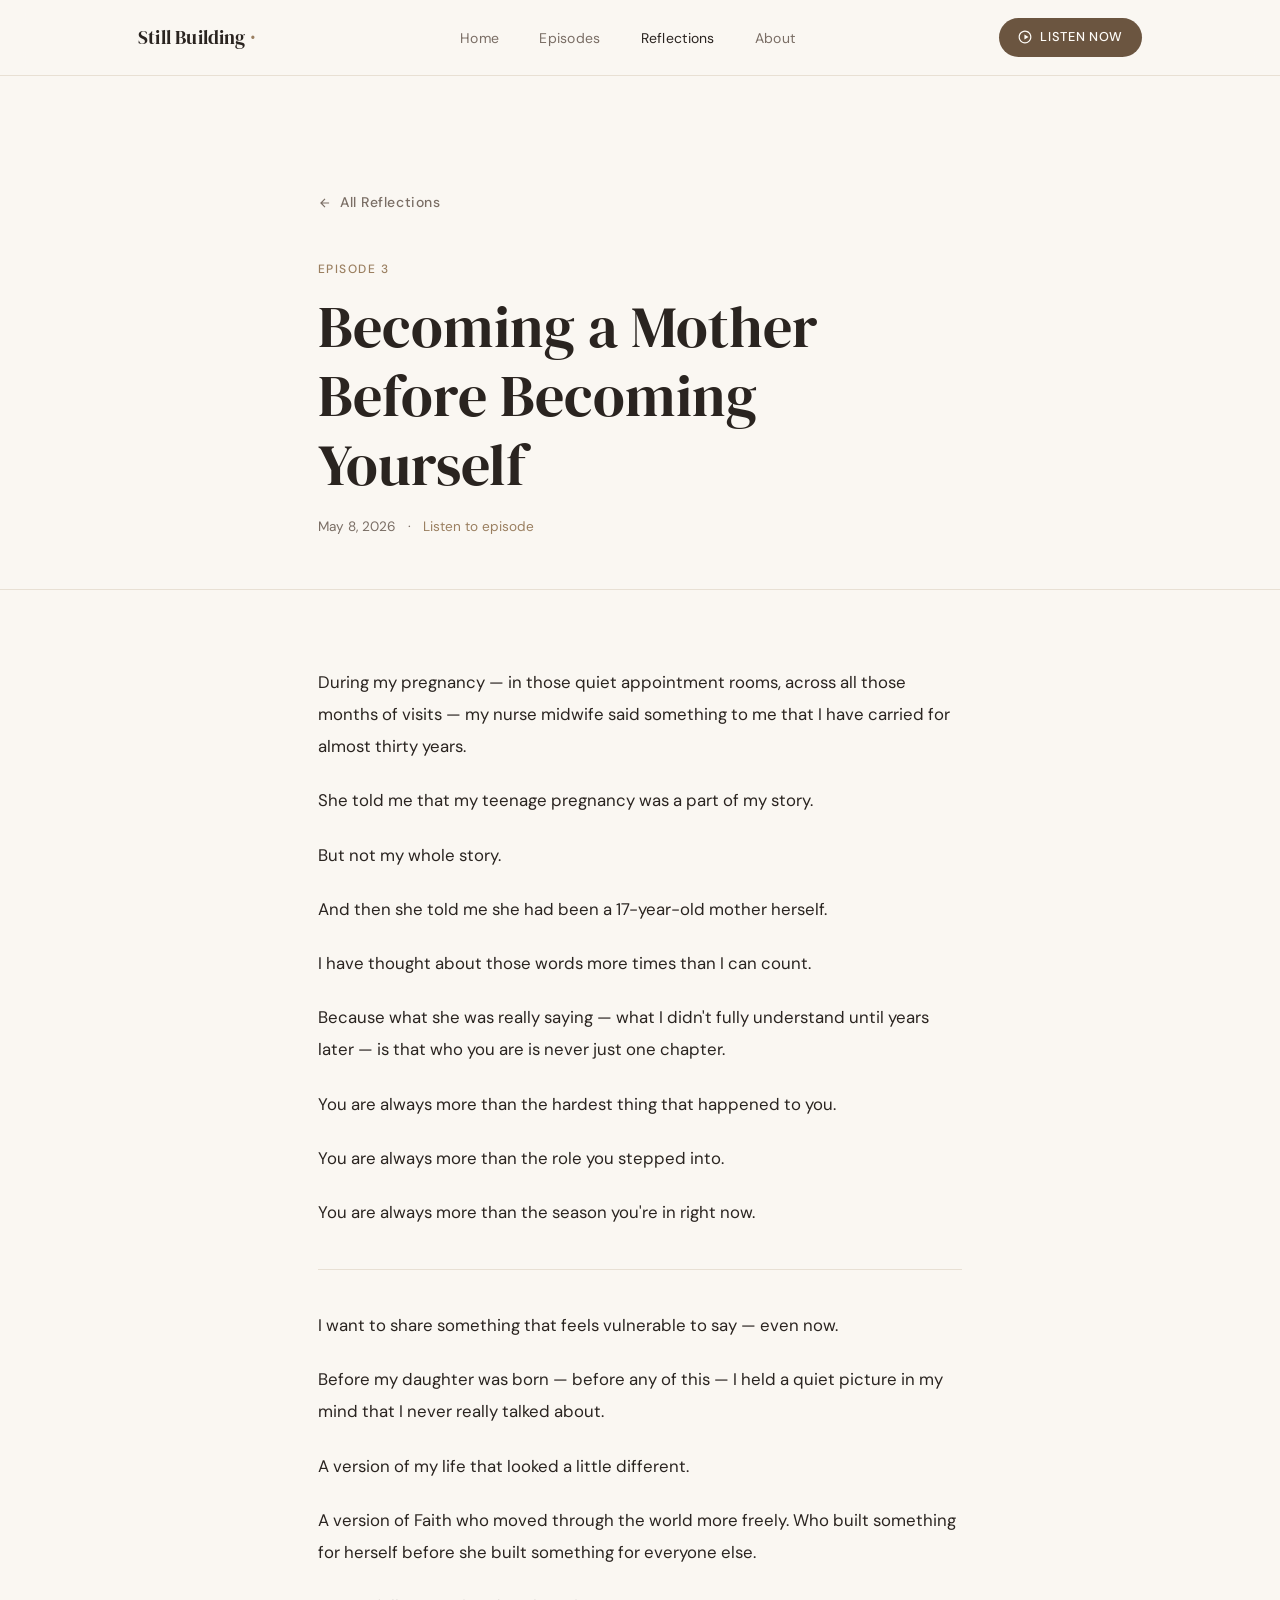
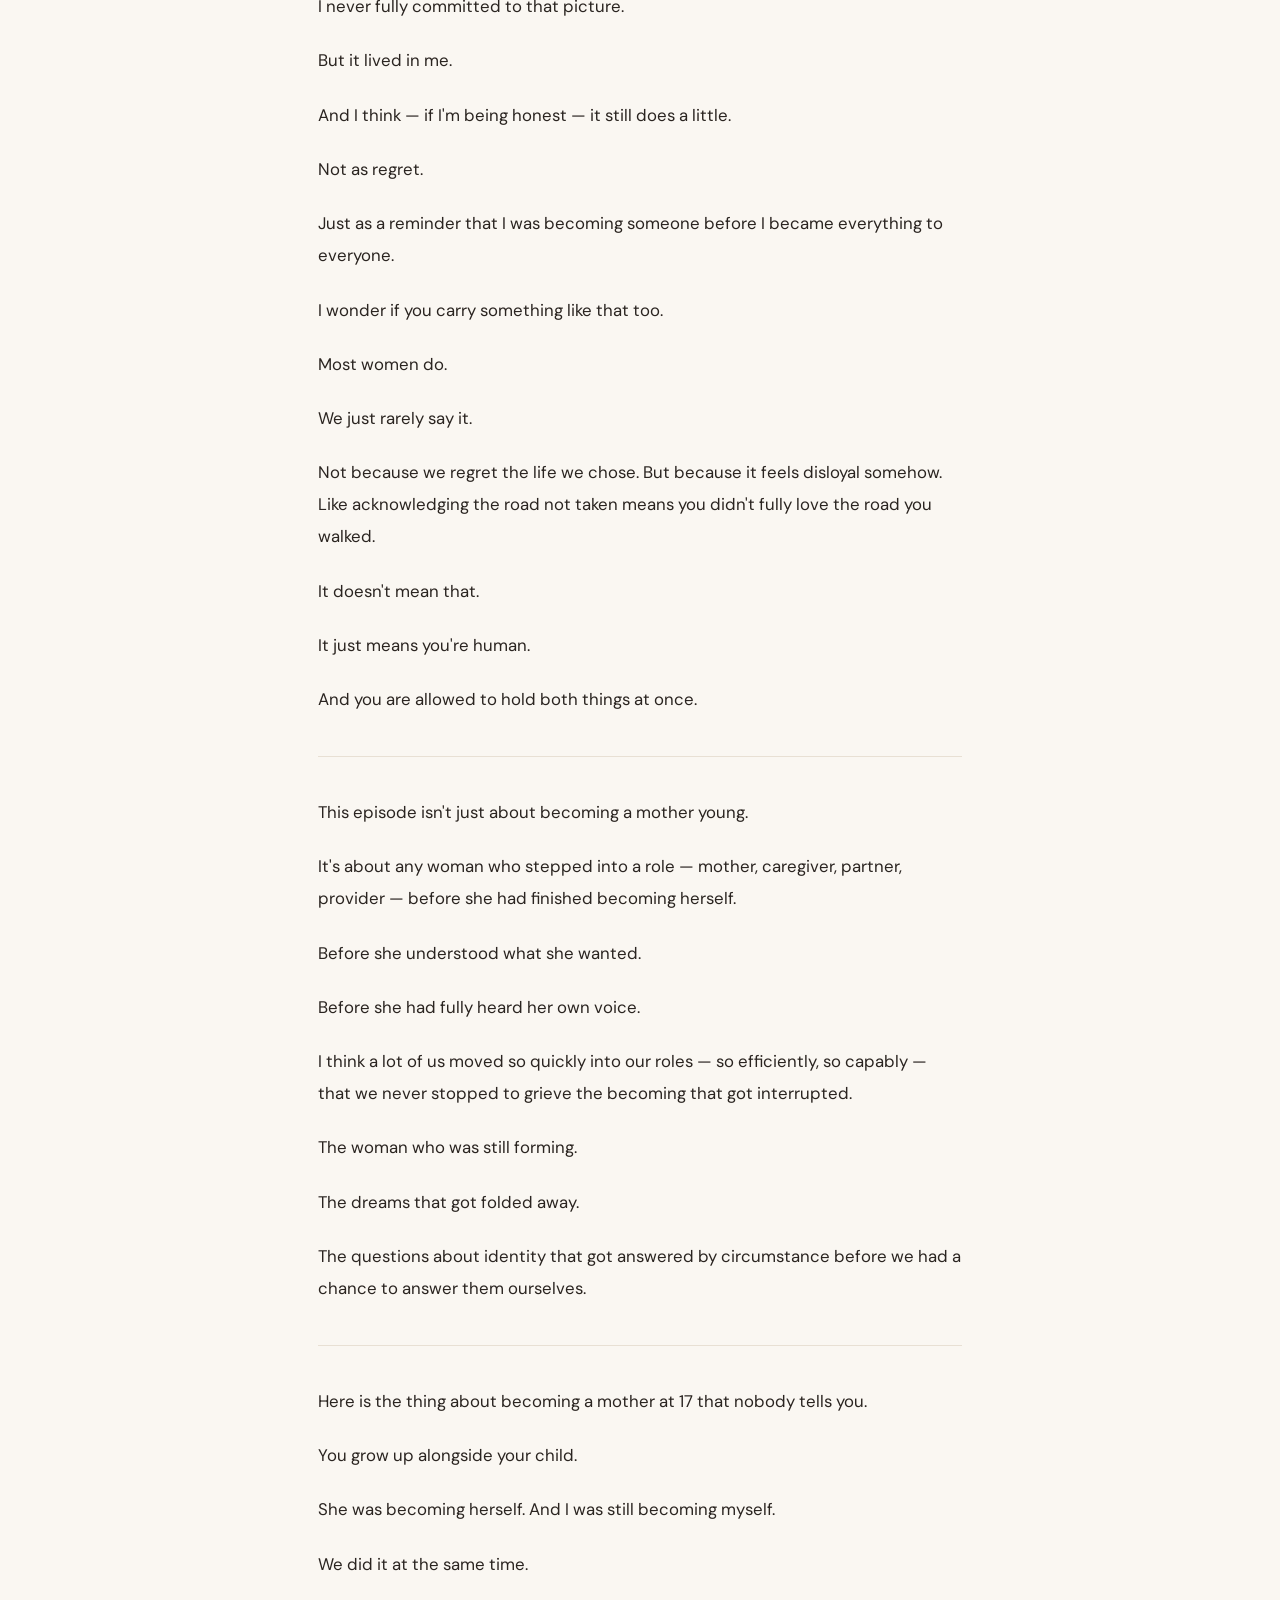
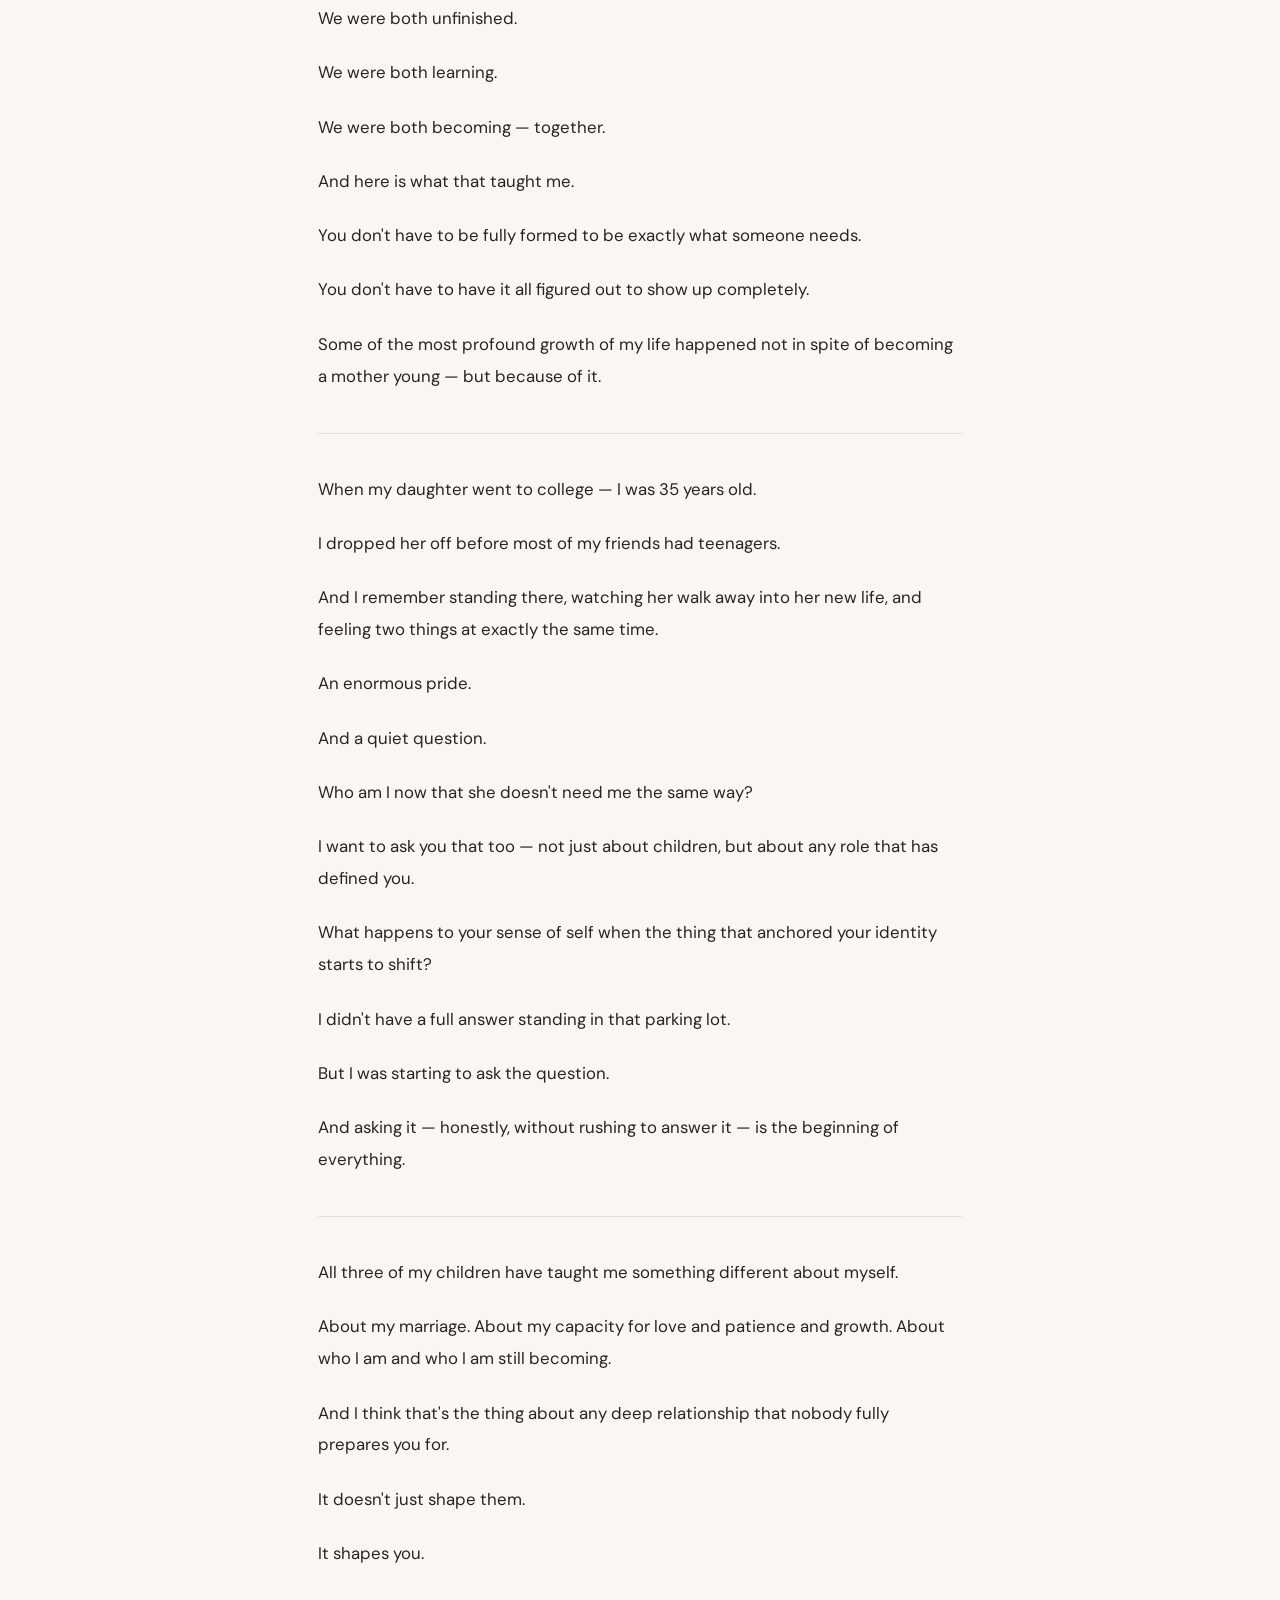
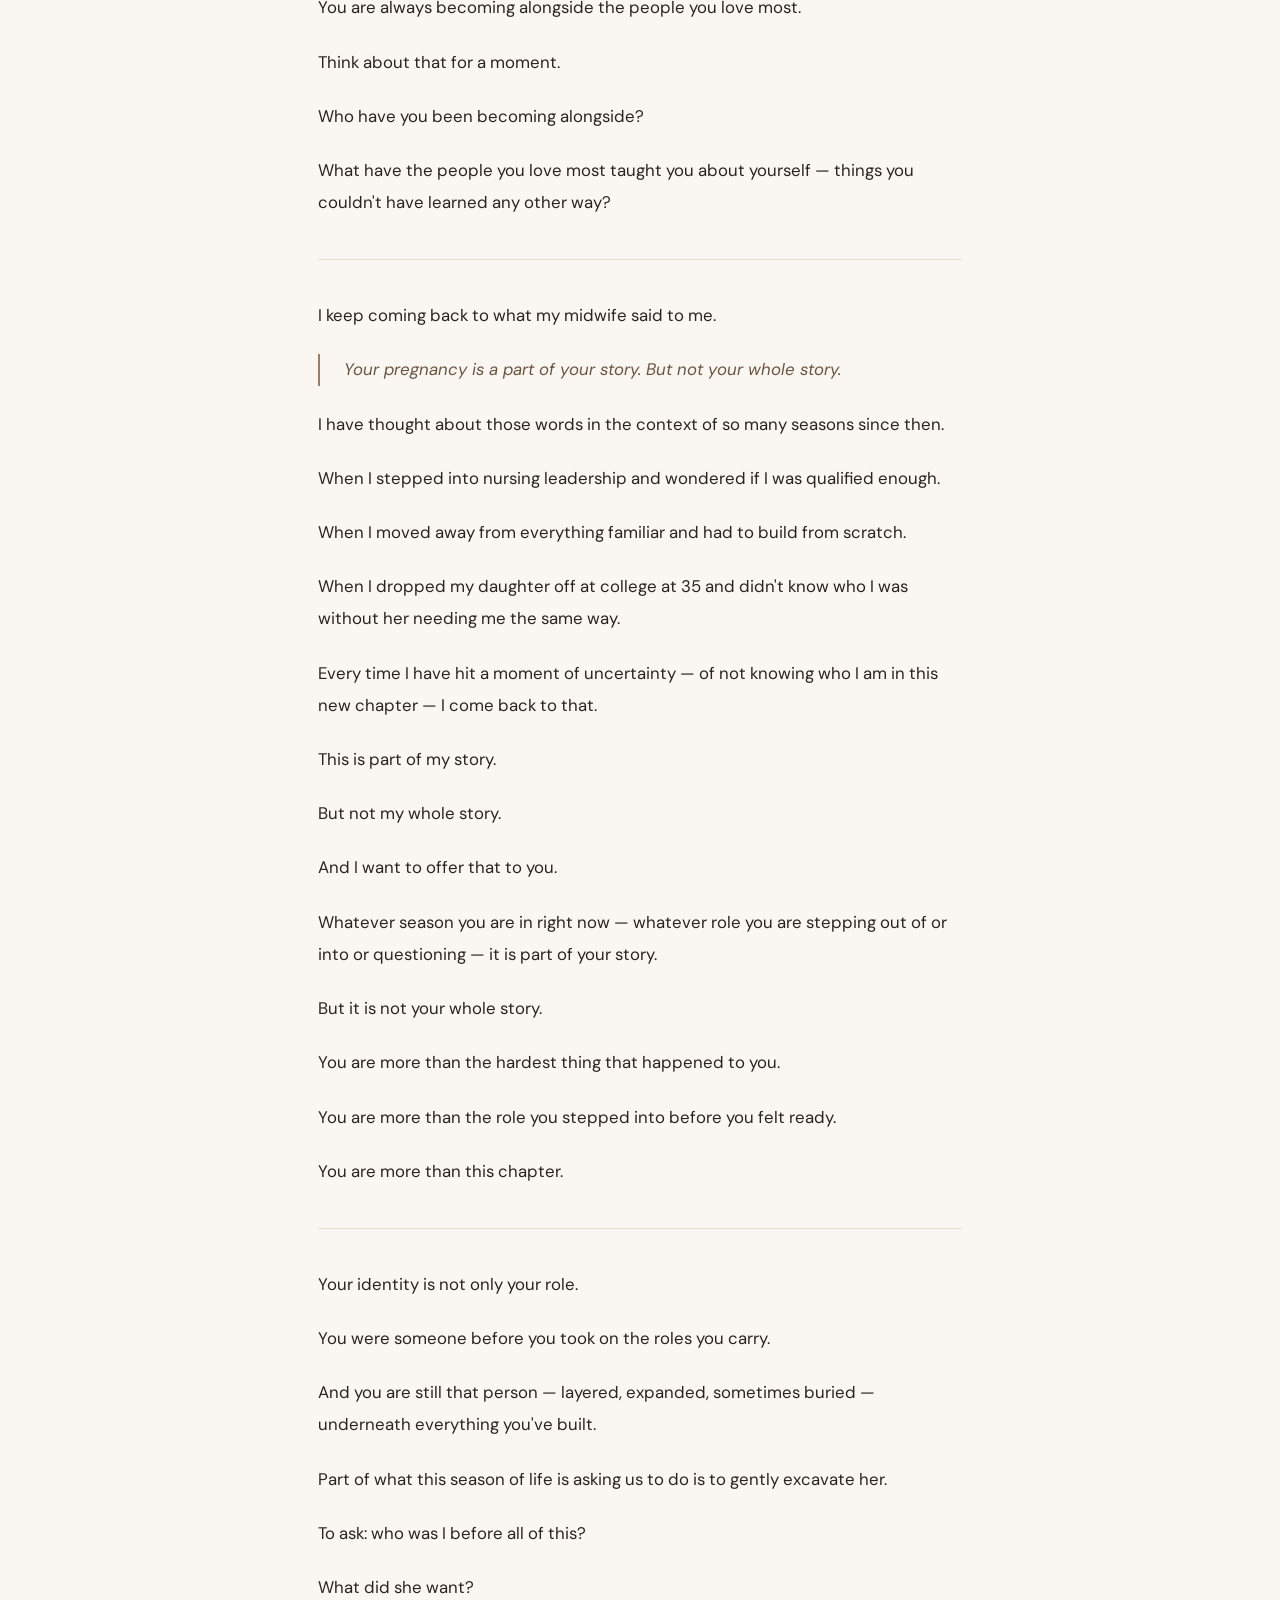
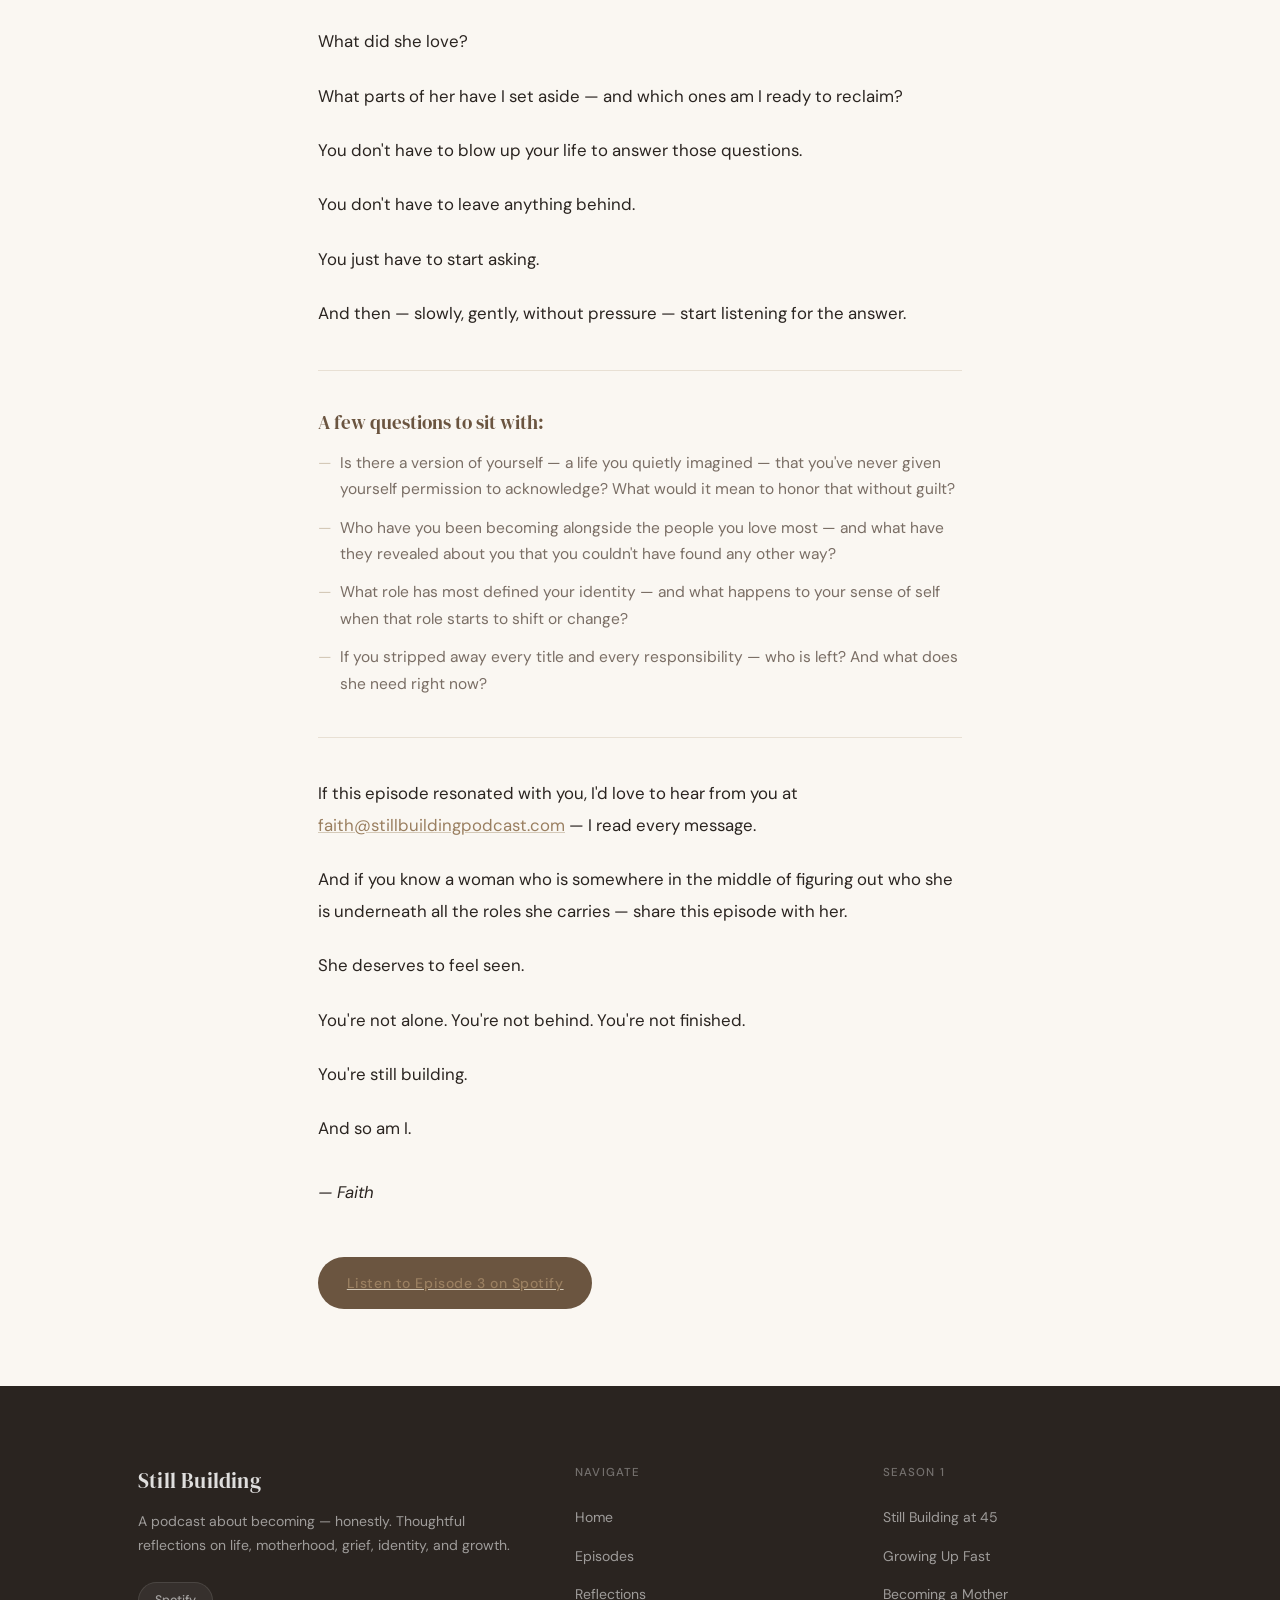
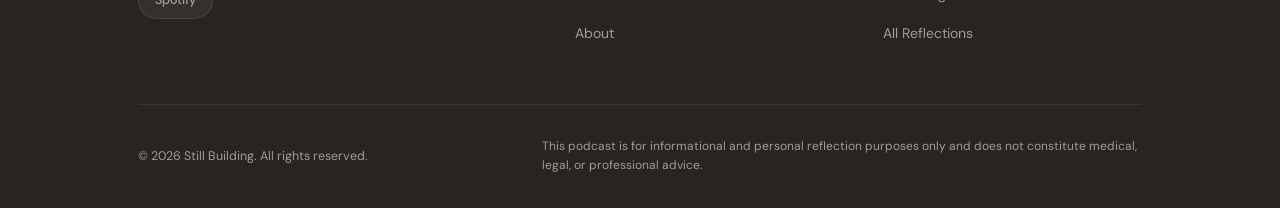
<file: reflection-episode-3.html>
<!DOCTYPE html>
<html lang="en">
<head>
  <meta charset="UTF-8" />
  <meta name="viewport" content="width=device-width, initial-scale=1.0" />
  <title>Reflection: Becoming a Mother Before Becoming Yourself — Still Building</title>
  <meta name="description" content="During my pregnancy my nurse midwife said something I have carried for almost thirty years. She told me my teenage pregnancy was a part of my story. But not my whole story." />
  <link rel="stylesheet" href="css/style.css" />
</head>
<body>

  <!-- NAVIGATION -->
  <nav class="site-nav">
    <div class="nav-inner">
      <a href="index.html" class="nav-logo">Still Building <span>·</span></a>
      <ul class="nav-links">
        <li><a href="index.html">Home</a></li>
        <li><a href="episodes.html">Episodes</a></li>
        <li><a href="reflections.html" class="active">Reflections</a></li>
        <li><a href="about.html">About</a></li>
      </ul>
      <a href="https://open.spotify.com/show/6HsyCv3rTbfj4amgxv6zEE" class="nav-listen-btn" target="_blank" rel="noopener noreferrer">
        <svg width="14" height="14" viewBox="0 0 24 24" fill="currentColor"><path d="M12 3a9 9 0 100 18A9 9 0 0012 3zM1 12C1 5.925 5.925 1 12 1s11 4.925 11 11-4.925 11-11 11S1 18.075 1 12zm10-4.243l7.071 4.243-7.071 4.243V7.757z"/></svg>
        Listen Now
      </a>
      <button class="nav-toggle" aria-label="Menu">
        <span></span><span></span><span></span>
      </button>
    </div>
  </nav>

  <!-- REFLECTION HEADER -->
  <header class="reflection-post-header">
    <div class="container content-narrow">
      <a href="reflections.html" class="btn btn-ghost" style="margin-bottom: 2rem; display: inline-flex;">
        <svg width="14" height="14" viewBox="0 0 24 24" fill="none" stroke="currentColor" stroke-width="2"><path d="M19 12H5M12 5l-7 7 7 7"/></svg>
        All Reflections
      </a>
      <span class="eyebrow" style="display: block; margin-bottom: 0.75rem;">Episode 3</span>
      <h1 style="margin-bottom: 1rem;">Becoming a Mother Before Becoming Yourself</h1>
      <div class="reflection-post-meta">
        <time datetime="2026-05-08">May 8, 2026</time>
        <span>·</span>
        <a href="episodes.html">Listen to episode</a>
      </div>
    </div>
  </header>

  <!-- REFLECTION BODY -->
  <section class="reflection-post-body">
    <div class="container content-narrow">
      <div class="reflection-prose">

        <p>
          During my pregnancy — in those quiet appointment rooms, across all those months of visits — my nurse midwife said something to me that I have carried for almost thirty years.
        </p>
        <p>
          She told me that my teenage pregnancy was a part of my story.
        </p>
        <p>
          But not my whole story.
        </p>
        <p>
          And then she told me she had been a 17-year-old mother herself.
        </p>
        <p>
          I have thought about those words more times than I can count.
        </p>
        <p>
          Because what she was really saying — what I didn't fully understand until years later — is that who you are is never just one chapter.
        </p>
        <p>
          You are always more than the hardest thing that happened to you.
        </p>
        <p>
          You are always more than the role you stepped into.
        </p>
        <p>
          You are always more than the season you're in right now.
        </p>

        <hr style="border: none; border-top: 1px solid var(--border); margin: 2.5rem 0;" />

        <p>
          I want to share something that feels vulnerable to say — even now.
        </p>
        <p>
          Before my daughter was born — before any of this — I held a quiet picture in my mind that I never really talked about.
        </p>
        <p>
          A version of my life that looked a little different.
        </p>
        <p>
          A version of Faith who moved through the world more freely. Who built something for herself before she built something for everyone else.
        </p>
        <p>
          I never fully committed to that picture.
        </p>
        <p>
          But it lived in me.
        </p>
        <p>
          And I think — if I'm being honest — it still does a little.
        </p>
        <p>
          Not as regret.
        </p>
        <p>
          Just as a reminder that I was becoming someone before I became everything to everyone.
        </p>
        <p>
          I wonder if you carry something like that too.
        </p>
        <p>
          Most women do.
        </p>
        <p>
          We just rarely say it.
        </p>
        <p>
          Not because we regret the life we chose. But because it feels disloyal somehow. Like acknowledging the road not taken means you didn't fully love the road you walked.
        </p>
        <p>
          It doesn't mean that.
        </p>
        <p>
          It just means you're human.
        </p>
        <p>
          And you are allowed to hold both things at once.
        </p>

        <hr style="border: none; border-top: 1px solid var(--border); margin: 2.5rem 0;" />

        <p>
          This episode isn't just about becoming a mother young.
        </p>
        <p>
          It's about any woman who stepped into a role — mother, caregiver, partner, provider — before she had finished becoming herself.
        </p>
        <p>
          Before she understood what she wanted.
        </p>
        <p>
          Before she had fully heard her own voice.
        </p>
        <p>
          I think a lot of us moved so quickly into our roles — so efficiently, so capably — that we never stopped to grieve the becoming that got interrupted.
        </p>
        <p>
          The woman who was still forming.
        </p>
        <p>
          The dreams that got folded away.
        </p>
        <p>
          The questions about identity that got answered by circumstance before we had a chance to answer them ourselves.
        </p>

        <hr style="border: none; border-top: 1px solid var(--border); margin: 2.5rem 0;" />

        <p>
          Here is the thing about becoming a mother at 17 that nobody tells you.
        </p>
        <p>
          You grow up alongside your child.
        </p>
        <p>
          She was becoming herself. And I was still becoming myself.
        </p>
        <p>
          We did it at the same time.
        </p>
        <p>
          We were both unfinished.
        </p>
        <p>
          We were both learning.
        </p>
        <p>
          We were both becoming — together.
        </p>
        <p>
          And here is what that taught me.
        </p>
        <p>
          You don't have to be fully formed to be exactly what someone needs.
        </p>
        <p>
          You don't have to have it all figured out to show up completely.
        </p>
        <p>
          Some of the most profound growth of my life happened not in spite of becoming a mother young — but because of it.
        </p>

        <hr style="border: none; border-top: 1px solid var(--border); margin: 2.5rem 0;" />

        <p>
          When my daughter went to college — I was 35 years old.
        </p>
        <p>
          I dropped her off before most of my friends had teenagers.
        </p>
        <p>
          And I remember standing there, watching her walk away into her new life, and feeling two things at exactly the same time.
        </p>
        <p>
          An enormous pride.
        </p>
        <p>
          And a quiet question.
        </p>
        <p>
          Who am I now that she doesn't need me the same way?
        </p>
        <p>
          I want to ask you that too — not just about children, but about any role that has defined you.
        </p>
        <p>
          What happens to your sense of self when the thing that anchored your identity starts to shift?
        </p>
        <p>
          I didn't have a full answer standing in that parking lot.
        </p>
        <p>
          But I was starting to ask the question.
        </p>
        <p>
          And asking it — honestly, without rushing to answer it — is the beginning of everything.
        </p>

        <hr style="border: none; border-top: 1px solid var(--border); margin: 2.5rem 0;" />

        <p>
          All three of my children have taught me something different about myself.
        </p>
        <p>
          About my marriage. About my capacity for love and patience and growth. About who I am and who I am still becoming.
        </p>
        <p>
          And I think that's the thing about any deep relationship that nobody fully prepares you for.
        </p>
        <p>
          It doesn't just shape them.
        </p>
        <p>
          It shapes you.
        </p>
        <p>
          You are always becoming alongside the people you love most.
        </p>
        <p>
          Think about that for a moment.
        </p>
        <p>
          Who have you been becoming alongside?
        </p>
        <p>
          What have the people you love most taught you about yourself — things you couldn't have learned any other way?
        </p>

        <hr style="border: none; border-top: 1px solid var(--border); margin: 2.5rem 0;" />

        <p>
          I keep coming back to what my midwife said to me.
        </p>
        <p style="font-style: italic; color: var(--brown-dark); padding-left: 1.5rem; border-left: 2px solid var(--brown);">
          Your pregnancy is a part of your story. But not your whole story.
        </p>
        <p>
          I have thought about those words in the context of so many seasons since then.
        </p>
        <p>
          When I stepped into nursing leadership and wondered if I was qualified enough.
        </p>
        <p>
          When I moved away from everything familiar and had to build from scratch.
        </p>
        <p>
          When I dropped my daughter off at college at 35 and didn't know who I was without her needing me the same way.
        </p>
        <p>
          Every time I have hit a moment of uncertainty — of not knowing who I am in this new chapter — I come back to that.
        </p>
        <p>
          This is part of my story.
        </p>
        <p>
          But not my whole story.
        </p>
        <p>
          And I want to offer that to you.
        </p>
        <p>
          Whatever season you are in right now — whatever role you are stepping out of or into or questioning — it is part of your story.
        </p>
        <p>
          But it is not your whole story.
        </p>
        <p>
          You are more than the hardest thing that happened to you.
        </p>
        <p>
          You are more than the role you stepped into before you felt ready.
        </p>
        <p>
          You are more than this chapter.
        </p>

        <hr style="border: none; border-top: 1px solid var(--border); margin: 2.5rem 0;" />

        <p>
          Your identity is not only your role.
        </p>
        <p>
          You were someone before you took on the roles you carry.
        </p>
        <p>
          And you are still that person — layered, expanded, sometimes buried — underneath everything you've built.
        </p>
        <p>
          Part of what this season of life is asking us to do is to gently excavate her.
        </p>
        <p>
          To ask: who was I before all of this?
        </p>
        <p>
          What did she want?
        </p>
        <p>
          What did she love?
        </p>
        <p>
          What parts of her have I set aside — and which ones am I ready to reclaim?
        </p>
        <p>
          You don't have to blow up your life to answer those questions.
        </p>
        <p>
          You don't have to leave anything behind.
        </p>
        <p>
          You just have to start asking.
        </p>
        <p>
          And then — slowly, gently, without pressure — start listening for the answer.
        </p>

        <hr style="border: none; border-top: 1px solid var(--border); margin: 2.5rem 0;" />

        <h4 style="margin-top: 2.5rem; margin-bottom: 1rem;">A few questions to sit with:</h4>
        <ul style="color: var(--text-muted); line-height: 1.9;">
          <li>Is there a version of yourself — a life you quietly imagined — that you've never given yourself permission to acknowledge? What would it mean to honor that without guilt?</li>
          <li>Who have you been becoming alongside the people you love most — and what have they revealed about you that you couldn't have found any other way?</li>
          <li>What role has most defined your identity — and what happens to your sense of self when that role starts to shift or change?</li>
          <li>If you stripped away every title and every responsibility — who is left? And what does she need right now?</li>
        </ul>

        <hr style="border: none; border-top: 1px solid var(--border); margin: 2.5rem 0;" />

        <p>
          If this episode resonated with you, I'd love to hear from you at <a href="mailto:faith@stillbuildingpodcast.com">faith@stillbuildingpodcast.com</a> — I read every message.
        </p>
        <p>
          And if you know a woman who is somewhere in the middle of figuring out who she is underneath all the roles she carries — share this episode with her.
        </p>
        <p>
          She deserves to feel seen.
        </p>
        <p>
          You're not alone. You're not behind. You're not finished.
        </p>
        <p>
          You're still building.
        </p>
        <p>
          And so am I.
        </p>
        <p style="margin-top: 2rem;">
          <em>— Faith</em>
        </p>

        <div style="margin-top: 3rem;">
          <a href="https://creators.spotify.com/pod/profile/faithgutierrez-us/episodes/Becoming-a-Mother-Before-Becoming-Yourself-e3j116r" class="btn btn-primary" target="_blank" rel="noopener noreferrer">Listen to Episode 3 on Spotify</a>
        </div>

      </div>
    </div>
  </section>

  <!-- FOOTER -->
  <footer class="site-footer">
    <div class="container">
      <div class="footer-inner">
        <div class="footer-brand">
          <a href="index.html" class="nav-logo">Still Building</a>
          <p>A podcast about becoming — honestly. Thoughtful reflections on life, motherhood, grief, identity, and growth.</p>
          <div class="platform-links">
            <a href="https://open.spotify.com/show/6HsyCv3rTbfj4amgxv6zEE" class="platform-badge" style="background: rgba(255,255,255,0.06); border-color: rgba(255,255,255,0.1); color: rgba(255,255,255,0.55);" target="_blank" rel="noopener noreferrer">Spotify</a>
          </div>
        </div>
        <div class="footer-col">
          <h5>Navigate</h5>
          <ul>
            <li><a href="index.html">Home</a></li>
            <li><a href="episodes.html">Episodes</a></li>
            <li><a href="reflections.html">Reflections</a></li>
            <li><a href="about.html">About</a></li>
          </ul>
        </div>
        <div class="footer-col">
          <h5>Season 1</h5>
          <ul>
            <li><a href="reflection-episode-1.html">Still Building at 45</a></li>
            <li><a href="reflection-episode-2.html">Growing Up Fast</a></li>
            <li><a href="reflection-episode-3.html">Becoming a Mother</a></li>
            <li><a href="reflections.html">All Reflections</a></li>
          </ul>
        </div>
      </div>
      <div class="footer-bottom">
        <span>&copy; 2026 Still Building. All rights reserved.</span>
        <p class="footer-legal">This podcast is for informational and personal reflection purposes only and does not constitute medical, legal, or professional advice.</p>
      </div>
    </div>
  </footer>

</body>
</html>
</file>
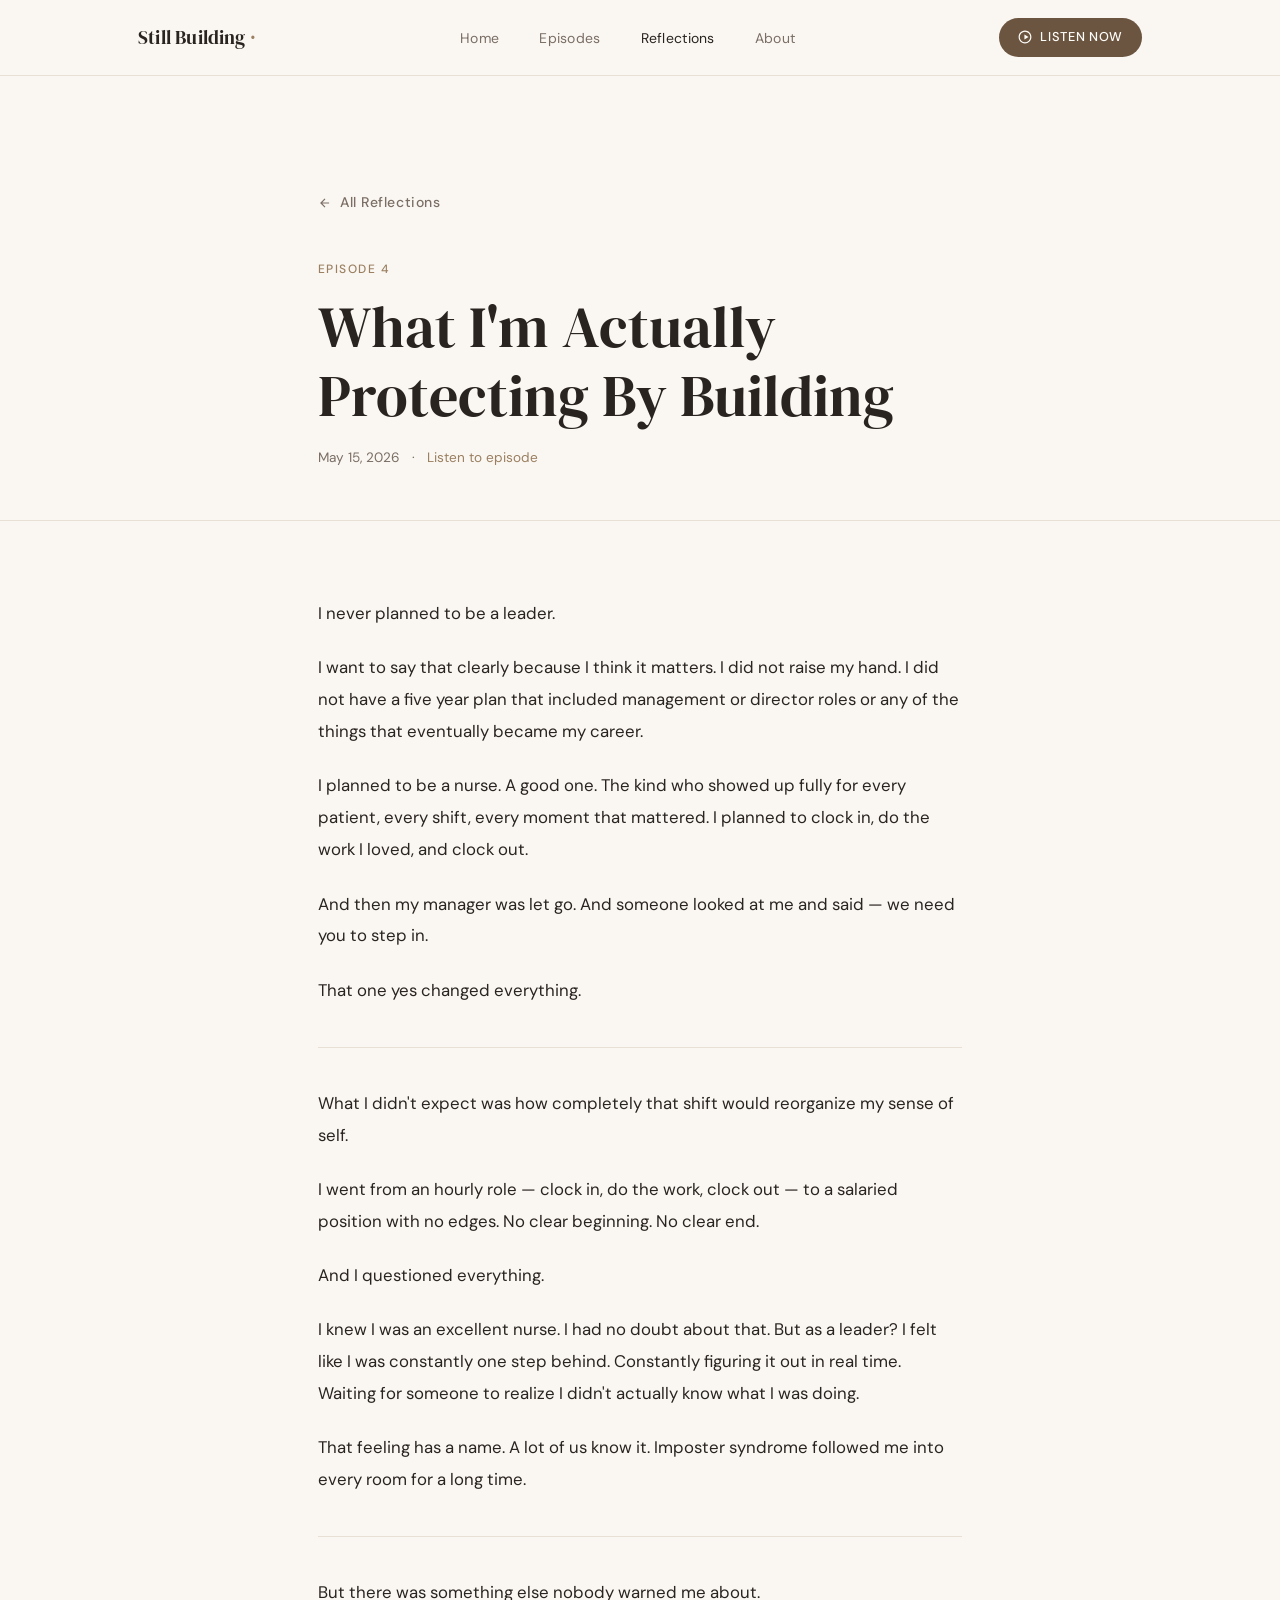
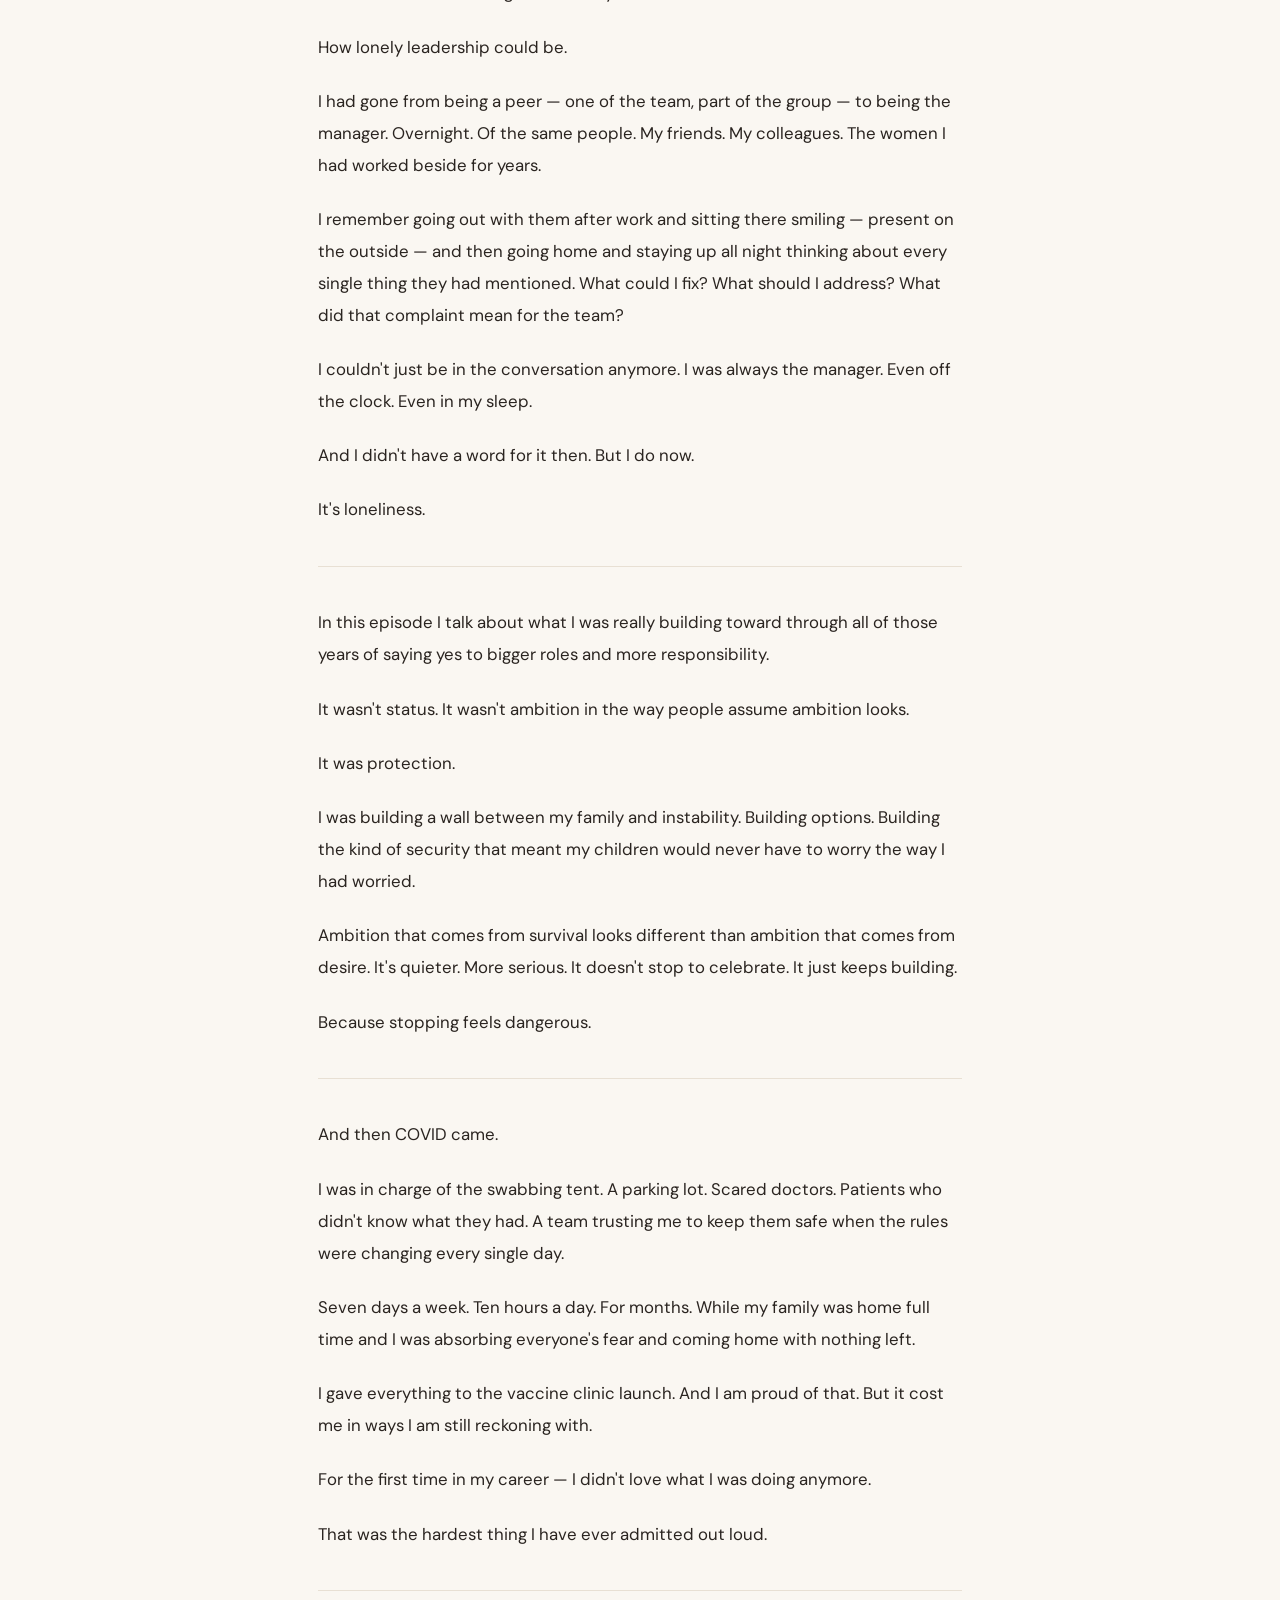
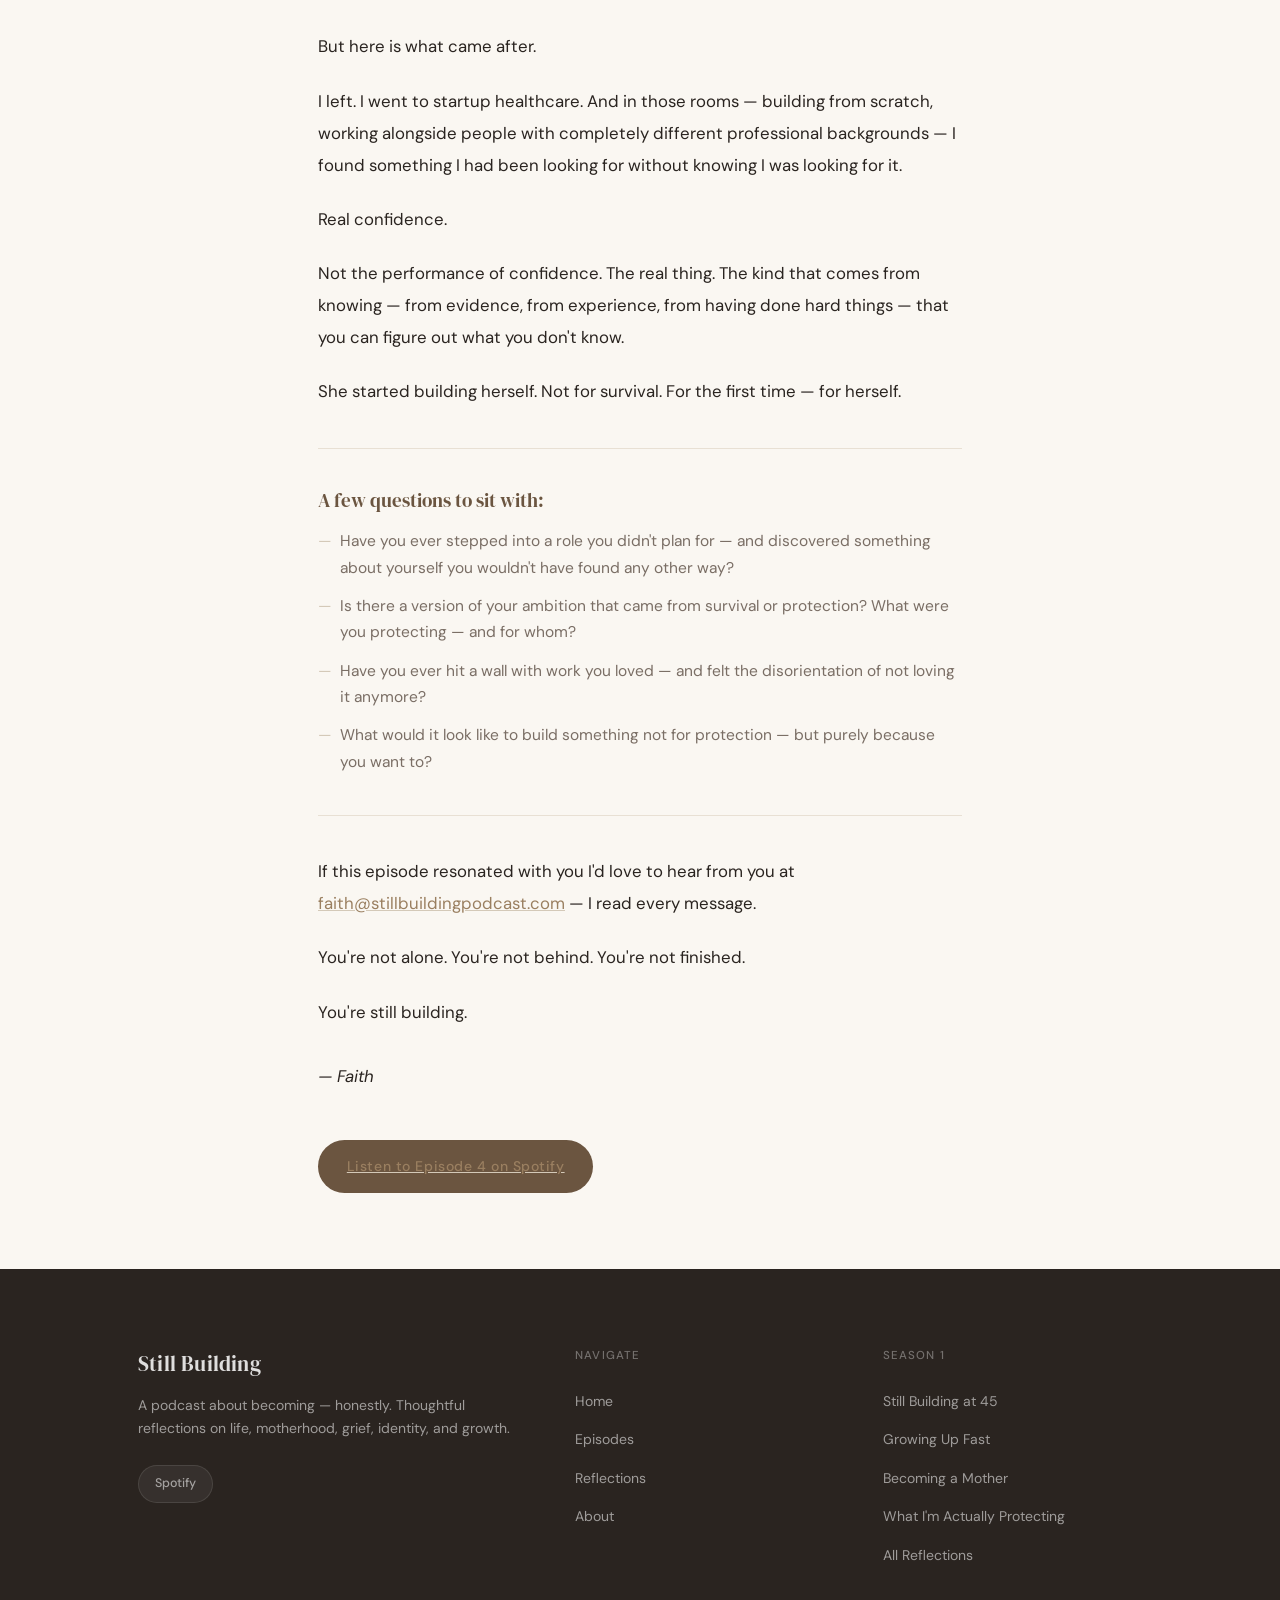
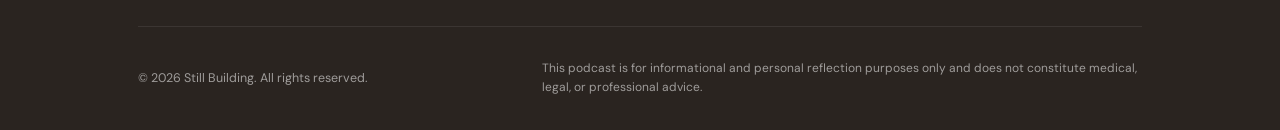
<file: reflection-episode-4.html>
<!DOCTYPE html>
<html lang="en">
<head>
  <meta charset="UTF-8" />
  <meta name="viewport" content="width=device-width, initial-scale=1.0" />
  <title>Reflection: What I'm Actually Protecting By Building — Still Building</title>
  <meta name="description" content="I never planned to be a leader. I planned to be a nurse. And then one yes changed everything — and I spent years figuring out what I was actually building toward." />
  <link rel="stylesheet" href="css/style.css" />
</head>
<body>

  <nav class="site-nav">
    <div class="nav-inner">
      <a href="index.html" class="nav-logo">Still Building <span>·</span></a>
      <ul class="nav-links">
        <li><a href="index.html">Home</a></li>
        <li><a href="episodes.html">Episodes</a></li>
        <li><a href="reflections.html" class="active">Reflections</a></li>
        <li><a href="about.html">About</a></li>
      </ul>
      <a href="https://open.spotify.com/show/6HsyCv3rTbfj4amgxv6zEE" class="nav-listen-btn" target="_blank" rel="noopener noreferrer">
        <svg width="14" height="14" viewBox="0 0 24 24" fill="currentColor"><path d="M12 3a9 9 0 100 18A9 9 0 0012 3zM1 12C1 5.925 5.925 1 12 1s11 4.925 11 11-4.925 11-11 11S1 18.075 1 12zm10-4.243l7.071 4.243-7.071 4.243V7.757z"/></svg>
        Listen Now
      </a>
      <button class="nav-toggle" aria-label="Menu">
        <span></span><span></span><span></span>
      </button>
    </div>
  </nav>

  <header class="reflection-post-header">
    <div class="container content-narrow">
      <a href="reflections.html" class="btn btn-ghost" style="margin-bottom: 2rem; display: inline-flex;">
        <svg width="14" height="14" viewBox="0 0 24 24" fill="none" stroke="currentColor" stroke-width="2"><path d="M19 12H5M12 5l-7 7 7 7"/></svg>
        All Reflections
      </a>
      <span class="eyebrow" style="display: block; margin-bottom: 0.75rem;">Episode 4</span>
      <h1 style="margin-bottom: 1rem;">What I'm Actually Protecting By Building</h1>
      <div class="reflection-post-meta">
        <time datetime="2026-05-15">May 15, 2026</time>
        <span>·</span>
        <a href="https://creators.spotify.com/pod/profile/faithgutierrez-us/episodes/What-Im-Actually-Protecting-By-Building-e3jbhlq" target="_blank" rel="noopener noreferrer">Listen to episode</a>
      </div>
    </div>
  </header>

  <section class="reflection-post-body">
    <div class="container content-narrow">
      <div class="reflection-prose">

        <p>I never planned to be a leader.</p>
        <p>I want to say that clearly because I think it matters. I did not raise my hand. I did not have a five year plan that included management or director roles or any of the things that eventually became my career.</p>
        <p>I planned to be a nurse. A good one. The kind who showed up fully for every patient, every shift, every moment that mattered. I planned to clock in, do the work I loved, and clock out.</p>
        <p>And then my manager was let go. And someone looked at me and said — we need you to step in.</p>
        <p>That one yes changed everything.</p>

        <hr style="border: none; border-top: 1px solid var(--border); margin: 2.5rem 0;" />

        <p>What I didn't expect was how completely that shift would reorganize my sense of self.</p>
        <p>I went from an hourly role — clock in, do the work, clock out — to a salaried position with no edges. No clear beginning. No clear end.</p>
        <p>And I questioned everything.</p>
        <p>I knew I was an excellent nurse. I had no doubt about that. But as a leader? I felt like I was constantly one step behind. Constantly figuring it out in real time. Waiting for someone to realize I didn't actually know what I was doing.</p>
        <p>That feeling has a name. A lot of us know it. Imposter syndrome followed me into every room for a long time.</p>

        <hr style="border: none; border-top: 1px solid var(--border); margin: 2.5rem 0;" />

        <p>But there was something else nobody warned me about.</p>
        <p>How lonely leadership could be.</p>
        <p>I had gone from being a peer — one of the team, part of the group — to being the manager. Overnight. Of the same people. My friends. My colleagues. The women I had worked beside for years.</p>
        <p>I remember going out with them after work and sitting there smiling — present on the outside — and then going home and staying up all night thinking about every single thing they had mentioned. What could I fix? What should I address? What did that complaint mean for the team?</p>
        <p>I couldn't just be in the conversation anymore. I was always the manager. Even off the clock. Even in my sleep.</p>
        <p>And I didn't have a word for it then. But I do now.</p>
        <p>It's loneliness.</p>

        <hr style="border: none; border-top: 1px solid var(--border); margin: 2.5rem 0;" />

        <p>In this episode I talk about what I was really building toward through all of those years of saying yes to bigger roles and more responsibility.</p>
        <p>It wasn't status. It wasn't ambition in the way people assume ambition looks.</p>
        <p>It was protection.</p>
        <p>I was building a wall between my family and instability. Building options. Building the kind of security that meant my children would never have to worry the way I had worried.</p>
        <p>Ambition that comes from survival looks different than ambition that comes from desire. It's quieter. More serious. It doesn't stop to celebrate. It just keeps building.</p>
        <p>Because stopping feels dangerous.</p>

        <hr style="border: none; border-top: 1px solid var(--border); margin: 2.5rem 0;" />

        <p>And then COVID came.</p>
        <p>I was in charge of the swabbing tent. A parking lot. Scared doctors. Patients who didn't know what they had. A team trusting me to keep them safe when the rules were changing every single day.</p>
        <p>Seven days a week. Ten hours a day. For months. While my family was home full time and I was absorbing everyone's fear and coming home with nothing left.</p>
        <p>I gave everything to the vaccine clinic launch. And I am proud of that. But it cost me in ways I am still reckoning with.</p>
        <p>For the first time in my career — I didn't love what I was doing anymore.</p>
        <p>That was the hardest thing I have ever admitted out loud.</p>

        <hr style="border: none; border-top: 1px solid var(--border); margin: 2.5rem 0;" />

        <p>But here is what came after.</p>
        <p>I left. I went to startup healthcare. And in those rooms — building from scratch, working alongside people with completely different professional backgrounds — I found something I had been looking for without knowing I was looking for it.</p>
        <p>Real confidence.</p>
        <p>Not the performance of confidence. The real thing. The kind that comes from knowing — from evidence, from experience, from having done hard things — that you can figure out what you don't know.</p>
        <p>She started building herself. Not for survival. For the first time — for herself.</p>

        <hr style="border: none; border-top: 1px solid var(--border); margin: 2.5rem 0;" />

        <h4 style="margin-top: 2.5rem; margin-bottom: 1rem;">A few questions to sit with:</h4>
        <ul style="color: var(--text-muted); line-height: 1.9;">
          <li>Have you ever stepped into a role you didn't plan for — and discovered something about yourself you wouldn't have found any other way?</li>
          <li>Is there a version of your ambition that came from survival or protection? What were you protecting — and for whom?</li>
          <li>Have you ever hit a wall with work you loved — and felt the disorientation of not loving it anymore?</li>
          <li>What would it look like to build something not for protection — but purely because you want to?</li>
        </ul>

        <hr style="border: none; border-top: 1px solid var(--border); margin: 2.5rem 0;" />

        <p>If this episode resonated with you I'd love to hear from you at <a href="mailto:faith@stillbuildingpodcast.com">faith@stillbuildingpodcast.com</a> — I read every message.</p>
        <p>You're not alone. You're not behind. You're not finished.</p>
        <p>You're still building.</p>
        <p style="margin-top: 2rem;"><em>— Faith</em></p>

        <div style="margin-top: 3rem;">
          <a href="https://creators.spotify.com/pod/profile/faithgutierrez-us/episodes/What-Im-Actually-Protecting-By-Building-e3jbhlq" class="btn btn-primary" target="_blank" rel="noopener noreferrer">Listen to Episode 4 on Spotify</a>
        </div>

      </div>
    </div>
  </section>

  <footer class="site-footer">
    <div class="container">
      <div class="footer-inner">
        <div class="footer-brand">
          <a href="index.html" class="nav-logo">Still Building</a>
          <p>A podcast about becoming — honestly. Thoughtful reflections on life, motherhood, grief, identity, and growth.</p>
          <div class="platform-links">
            <a href="https://open.spotify.com/show/6HsyCv3rTbfj4amgxv6zEE" class="platform-badge" style="background: rgba(255,255,255,0.06); border-color: rgba(255,255,255,0.1); color: rgba(255,255,255,0.55);" target="_blank" rel="noopener noreferrer">Spotify</a>
          </div>
        </div>
        <div class="footer-col">
          <h5>Navigate</h5>
          <ul>
            <li><a href="index.html">Home</a></li>
            <li><a href="episodes.html">Episodes</a></li>
            <li><a href="reflections.html">Reflections</a></li>
            <li><a href="about.html">About</a></li>
          </ul>
        </div>
        <div class="footer-col">
          <h5>Season 1</h5>
          <ul>
            <li><a href="reflection-episode-1.html">Still Building at 45</a></li>
            <li><a href="reflection-episode-2.html">Growing Up Fast</a></li>
            <li><a href="reflection-episode-3.html">Becoming a Mother</a></li>
            <li><a href="reflection-episode-4.html">What I'm Actually Protecting</a></li>
            <li><a href="reflections.html">All Reflections</a></li>
          </ul>
        </div>
      </div>
      <div class="footer-bottom">
        <span>&copy; 2026 Still Building. All rights reserved.</span>
        <p class="footer-legal">This podcast is for informational and personal reflection purposes only and does not constitute medical, legal, or professional advice.</p>
      </div>
    </div>
  </footer>

</body>
</html>
</file>
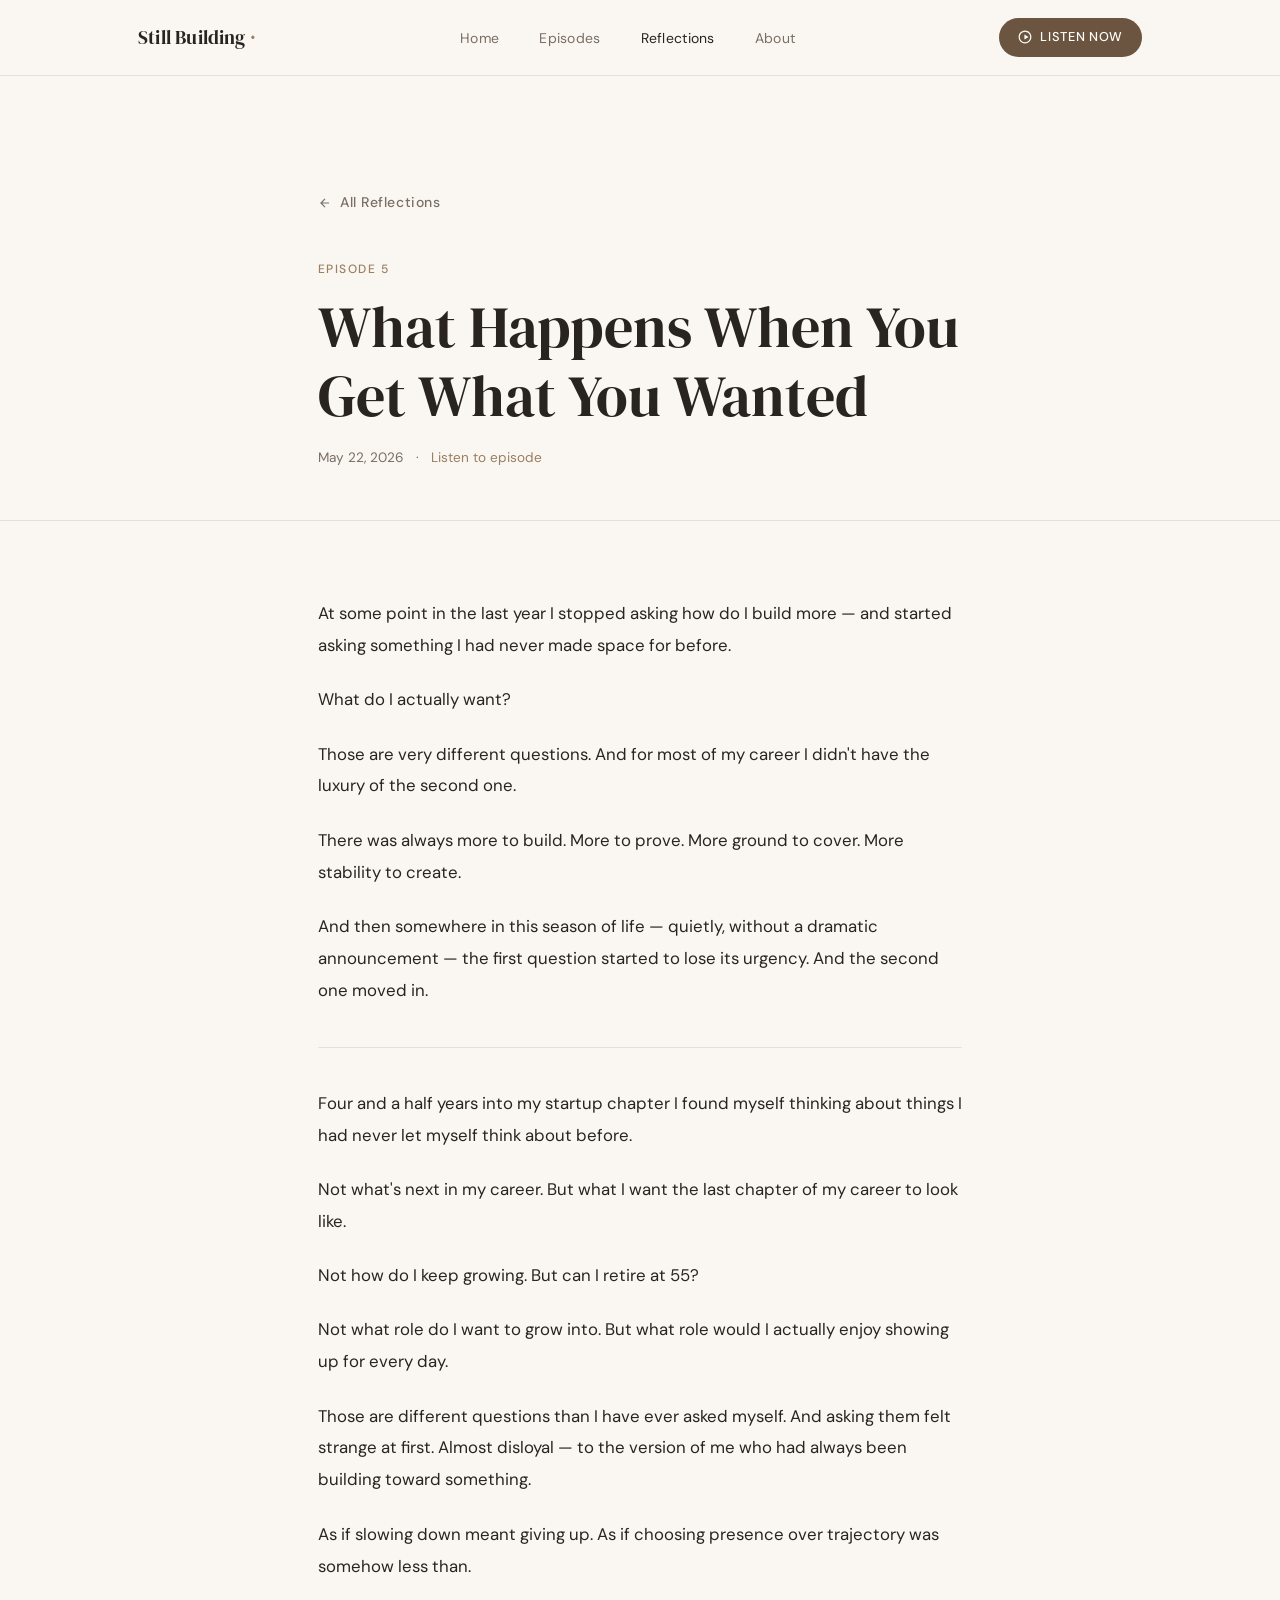
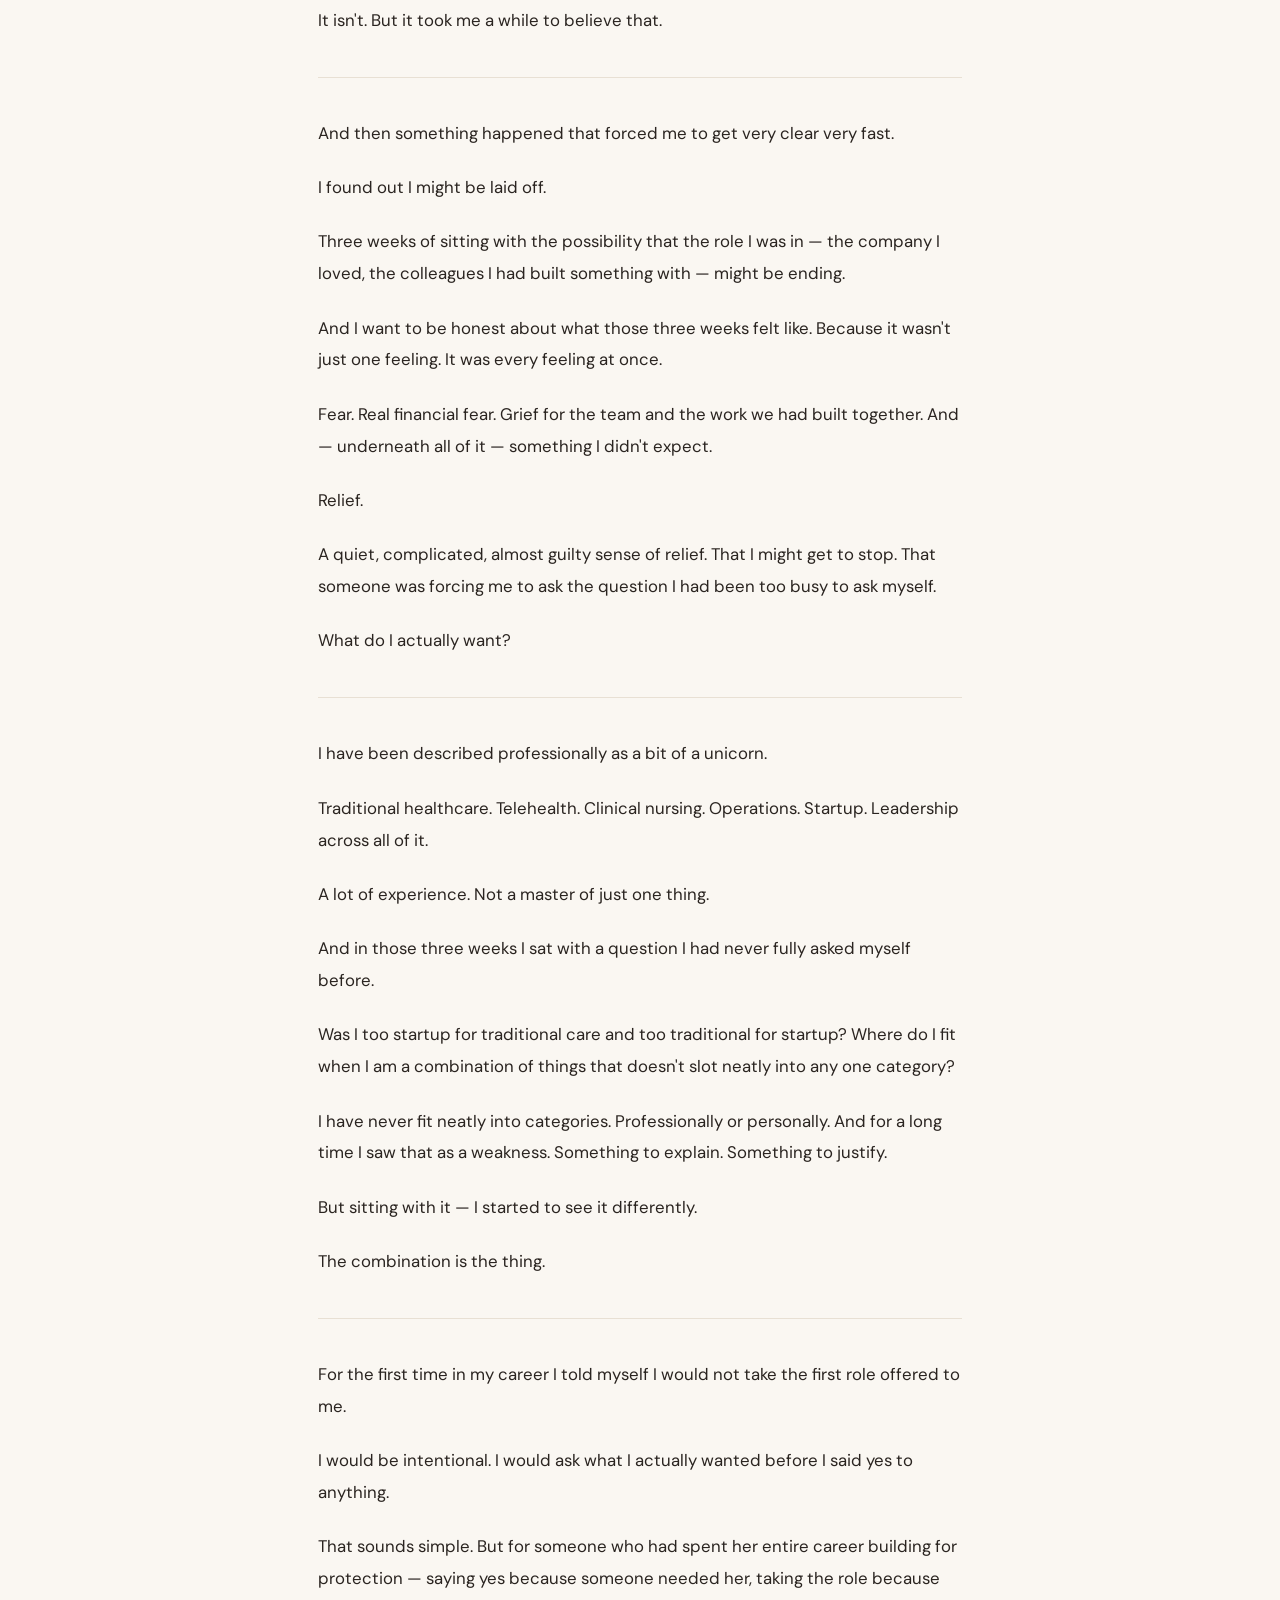
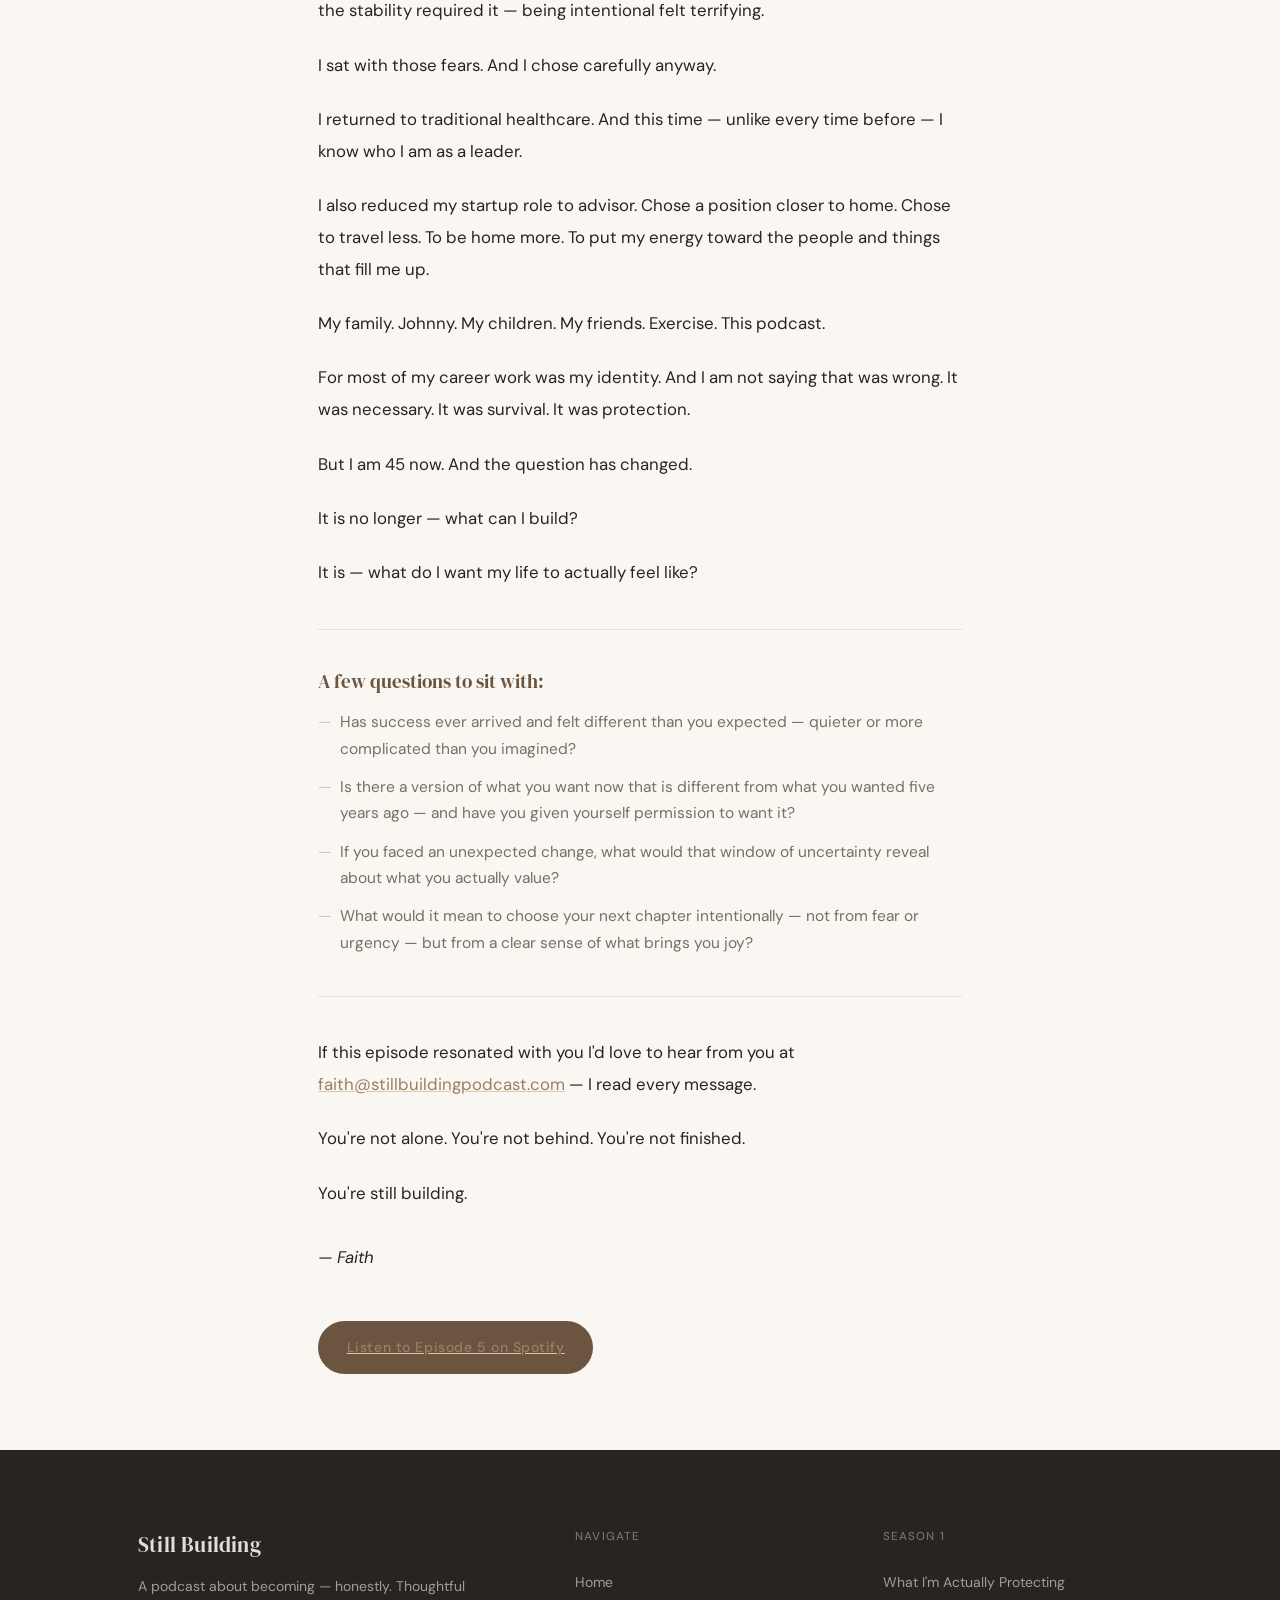
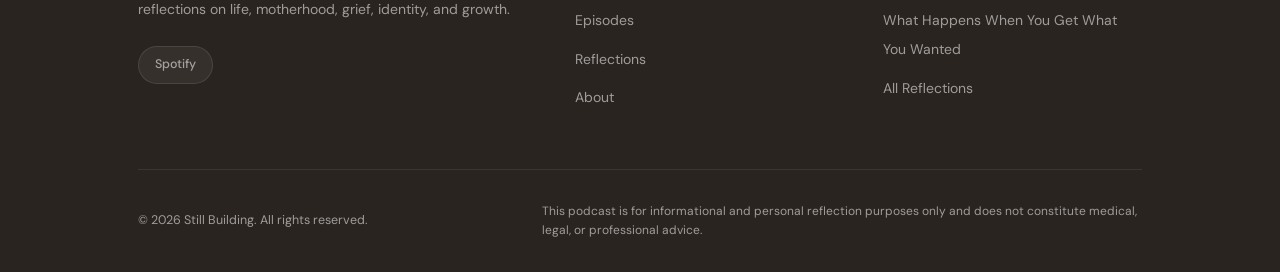
<file: reflection-episode-5.html>
<!DOCTYPE html>
<html lang="en">
<head>
  <meta charset="UTF-8" />
  <meta name="viewport" content="width=device-width, initial-scale=1.0" />
  <title>Reflection: What Happens When You Get What You Wanted — Still Building</title>
  <meta name="description" content="At some point I stopped asking how do I build more — and started asking something I had never made space for before. What do I actually want?" />
  <link rel="stylesheet" href="css/style.css" />
</head>
<body>

  <nav class="site-nav">
    <div class="nav-inner">
      <a href="index.html" class="nav-logo">Still Building <span>·</span></a>
      <ul class="nav-links">
        <li><a href="index.html">Home</a></li>
        <li><a href="episodes.html">Episodes</a></li>
        <li><a href="reflections.html" class="active">Reflections</a></li>
        <li><a href="about.html">About</a></li>
      </ul>
      <a href="https://open.spotify.com/show/6HsyCv3rTbfj4amgxv6zEE" class="nav-listen-btn" target="_blank" rel="noopener noreferrer">
        <svg width="14" height="14" viewBox="0 0 24 24" fill="currentColor"><path d="M12 3a9 9 0 100 18A9 9 0 0012 3zM1 12C1 5.925 5.925 1 12 1s11 4.925 11 11-4.925 11-11 11S1 18.075 1 12zm10-4.243l7.071 4.243-7.071 4.243V7.757z"/></svg>
        Listen Now
      </a>
      <button class="nav-toggle" aria-label="Menu">
        <span></span><span></span><span></span>
      </button>
    </div>
  </nav>

  <header class="reflection-post-header">
    <div class="container content-narrow">
      <a href="reflections.html" class="btn btn-ghost" style="margin-bottom: 2rem; display: inline-flex;">
        <svg width="14" height="14" viewBox="0 0 24 24" fill="none" stroke="currentColor" stroke-width="2"><path d="M19 12H5M12 5l-7 7 7 7"/></svg>
        All Reflections
      </a>
      <span class="eyebrow" style="display: block; margin-bottom: 0.75rem;">Episode 5</span>
      <h1 style="margin-bottom: 1rem;">What Happens When You Get What You Wanted</h1>
      <div class="reflection-post-meta">
        <time datetime="2026-05-22">May 22, 2026</time>
        <span>·</span>
        <a href="https://creators.spotify.com/pod/profile/faithgutierrez-us/episodes/What-Happens-When-You-Get-What-You-Wanted-e3jnr39" target="_blank" rel="noopener noreferrer">Listen to episode</a>
      </div>
    </div>
  </header>

  <section class="reflection-post-body">
    <div class="container content-narrow">
      <div class="reflection-prose">

        <p>At some point in the last year I stopped asking how do I build more — and started asking something I had never made space for before.</p>
        <p>What do I actually want?</p>
        <p>Those are very different questions. And for most of my career I didn't have the luxury of the second one.</p>
        <p>There was always more to build. More to prove. More ground to cover. More stability to create.</p>
        <p>And then somewhere in this season of life — quietly, without a dramatic announcement — the first question started to lose its urgency. And the second one moved in.</p>

        <hr style="border: none; border-top: 1px solid var(--border); margin: 2.5rem 0;" />

        <p>Four and a half years into my startup chapter I found myself thinking about things I had never let myself think about before.</p>
        <p>Not what's next in my career. But what I want the last chapter of my career to look like.</p>
        <p>Not how do I keep growing. But can I retire at 55?</p>
        <p>Not what role do I want to grow into. But what role would I actually enjoy showing up for every day.</p>
        <p>Those are different questions than I have ever asked myself. And asking them felt strange at first. Almost disloyal — to the version of me who had always been building toward something.</p>
        <p>As if slowing down meant giving up. As if choosing presence over trajectory was somehow less than.</p>
        <p>It isn't. But it took me a while to believe that.</p>

        <hr style="border: none; border-top: 1px solid var(--border); margin: 2.5rem 0;" />

        <p>And then something happened that forced me to get very clear very fast.</p>
        <p>I found out I might be laid off.</p>
        <p>Three weeks of sitting with the possibility that the role I was in — the company I loved, the colleagues I had built something with — might be ending.</p>
        <p>And I want to be honest about what those three weeks felt like. Because it wasn't just one feeling. It was every feeling at once.</p>
        <p>Fear. Real financial fear. Grief for the team and the work we had built together. And — underneath all of it — something I didn't expect.</p>
        <p>Relief.</p>
        <p>A quiet, complicated, almost guilty sense of relief. That I might get to stop. That someone was forcing me to ask the question I had been too busy to ask myself.</p>
        <p>What do I actually want?</p>

        <hr style="border: none; border-top: 1px solid var(--border); margin: 2.5rem 0;" />

        <p>I have been described professionally as a bit of a unicorn.</p>
        <p>Traditional healthcare. Telehealth. Clinical nursing. Operations. Startup. Leadership across all of it.</p>
        <p>A lot of experience. Not a master of just one thing.</p>
        <p>And in those three weeks I sat with a question I had never fully asked myself before.</p>
        <p>Was I too startup for traditional care and too traditional for startup? Where do I fit when I am a combination of things that doesn't slot neatly into any one category?</p>
        <p>I have never fit neatly into categories. Professionally or personally. And for a long time I saw that as a weakness. Something to explain. Something to justify.</p>
        <p>But sitting with it — I started to see it differently.</p>
        <p>The combination is the thing.</p>

        <hr style="border: none; border-top: 1px solid var(--border); margin: 2.5rem 0;" />

        <p>For the first time in my career I told myself I would not take the first role offered to me.</p>
        <p>I would be intentional. I would ask what I actually wanted before I said yes to anything.</p>
        <p>That sounds simple. But for someone who had spent her entire career building for protection — saying yes because someone needed her, taking the role because the stability required it — being intentional felt terrifying.</p>
        <p>I sat with those fears. And I chose carefully anyway.</p>
        <p>I returned to traditional healthcare. And this time — unlike every time before — I know who I am as a leader.</p>
        <p>I also reduced my startup role to advisor. Chose a position closer to home. Chose to travel less. To be home more. To put my energy toward the people and things that fill me up.</p>
        <p>My family. Johnny. My children. My friends. Exercise. This podcast.</p>
        <p>For most of my career work was my identity. And I am not saying that was wrong. It was necessary. It was survival. It was protection.</p>
        <p>But I am 45 now. And the question has changed.</p>
        <p>It is no longer — what can I build?</p>
        <p>It is — what do I want my life to actually feel like?</p>

        <hr style="border: none; border-top: 1px solid var(--border); margin: 2.5rem 0;" />

        <h4 style="margin-top: 2.5rem; margin-bottom: 1rem;">A few questions to sit with:</h4>
        <ul style="color: var(--text-muted); line-height: 1.9;">
          <li>Has success ever arrived and felt different than you expected — quieter or more complicated than you imagined?</li>
          <li>Is there a version of what you want now that is different from what you wanted five years ago — and have you given yourself permission to want it?</li>
          <li>If you faced an unexpected change, what would that window of uncertainty reveal about what you actually value?</li>
          <li>What would it mean to choose your next chapter intentionally — not from fear or urgency — but from a clear sense of what brings you joy?</li>
        </ul>

        <hr style="border: none; border-top: 1px solid var(--border); margin: 2.5rem 0;" />

        <p>If this episode resonated with you I'd love to hear from you at <a href="mailto:faith@stillbuildingpodcast.com">faith@stillbuildingpodcast.com</a> — I read every message.</p>
        <p>You're not alone. You're not behind. You're not finished.</p>
        <p>You're still building.</p>
        <p style="margin-top: 2rem;"><em>— Faith</em></p>

        <div style="margin-top: 3rem;">
          <a href="https://creators.spotify.com/pod/profile/faithgutierrez-us/episodes/What-Happens-When-You-Get-What-You-Wanted-e3jnr39" class="btn btn-primary" target="_blank" rel="noopener noreferrer">Listen to Episode 5 on Spotify</a>
        </div>

      </div>
    </div>
  </section>

  <footer class="site-footer">
    <div class="container">
      <div class="footer-inner">
        <div class="footer-brand">
          <a href="index.html" class="nav-logo">Still Building</a>
          <p>A podcast about becoming — honestly. Thoughtful reflections on life, motherhood, grief, identity, and growth.</p>
          <div class="platform-links">
            <a href="https://open.spotify.com/show/6HsyCv3rTbfj4amgxv6zEE" class="platform-badge" style="background: rgba(255,255,255,0.06); border-color: rgba(255,255,255,0.1); color: rgba(255,255,255,0.55);" target="_blank" rel="noopener noreferrer">Spotify</a>
          </div>
        </div>
        <div class="footer-col">
          <h5>Navigate</h5>
          <ul>
            <li><a href="index.html">Home</a></li>
            <li><a href="episodes.html">Episodes</a></li>
            <li><a href="reflections.html">Reflections</a></li>
            <li><a href="about.html">About</a></li>
          </ul>
        </div>
        <div class="footer-col">
          <h5>Season 1</h5>
          <ul>
            <li><a href="reflection-episode-4.html">What I'm Actually Protecting</a></li>
            <li><a href="reflection-episode-5.html">What Happens When You Get What You Wanted</a></li>
            <li><a href="reflections.html">All Reflections</a></li>
          </ul>
        </div>
      </div>
      <div class="footer-bottom">
        <span>&copy; 2026 Still Building. All rights reserved.</span>
        <p class="footer-legal">This podcast is for informational and personal reflection purposes only and does not constitute medical, legal, or professional advice.</p>
      </div>
    </div>
  </footer>

</body>
</html>
</file>
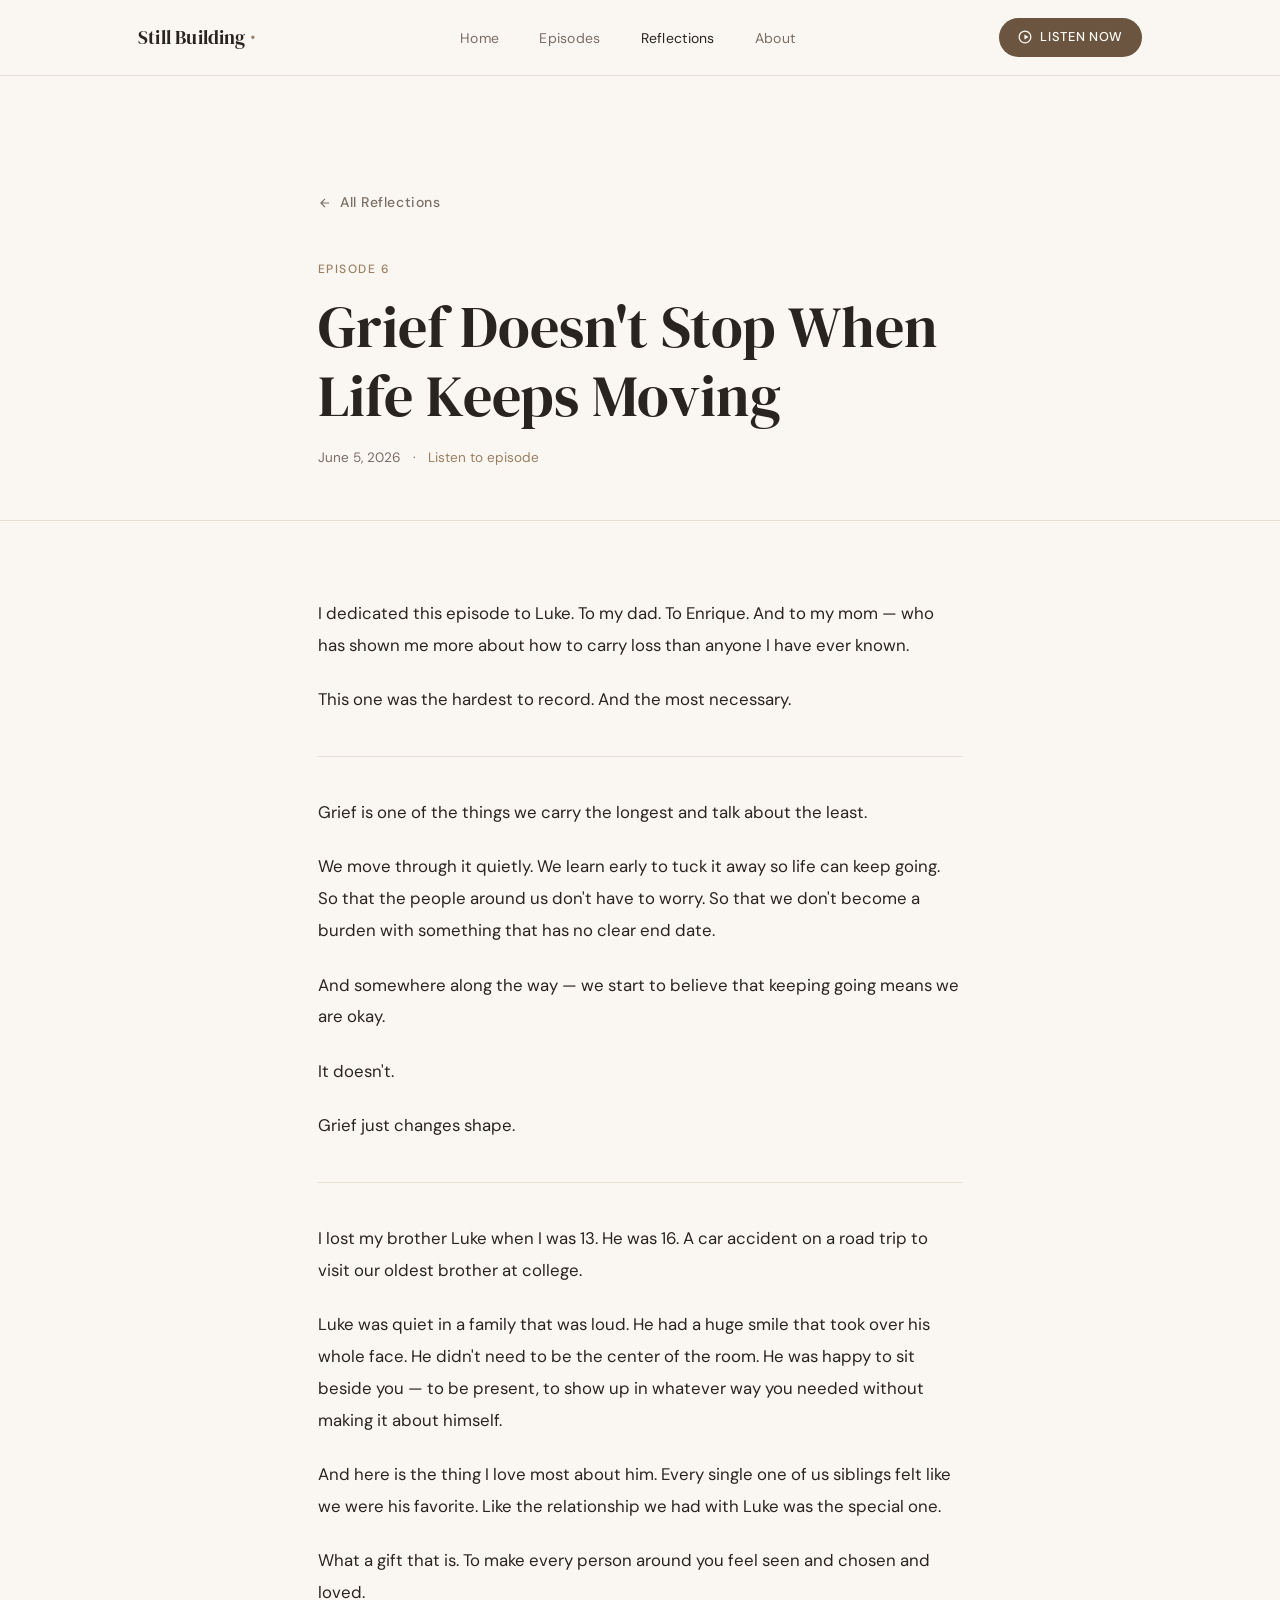
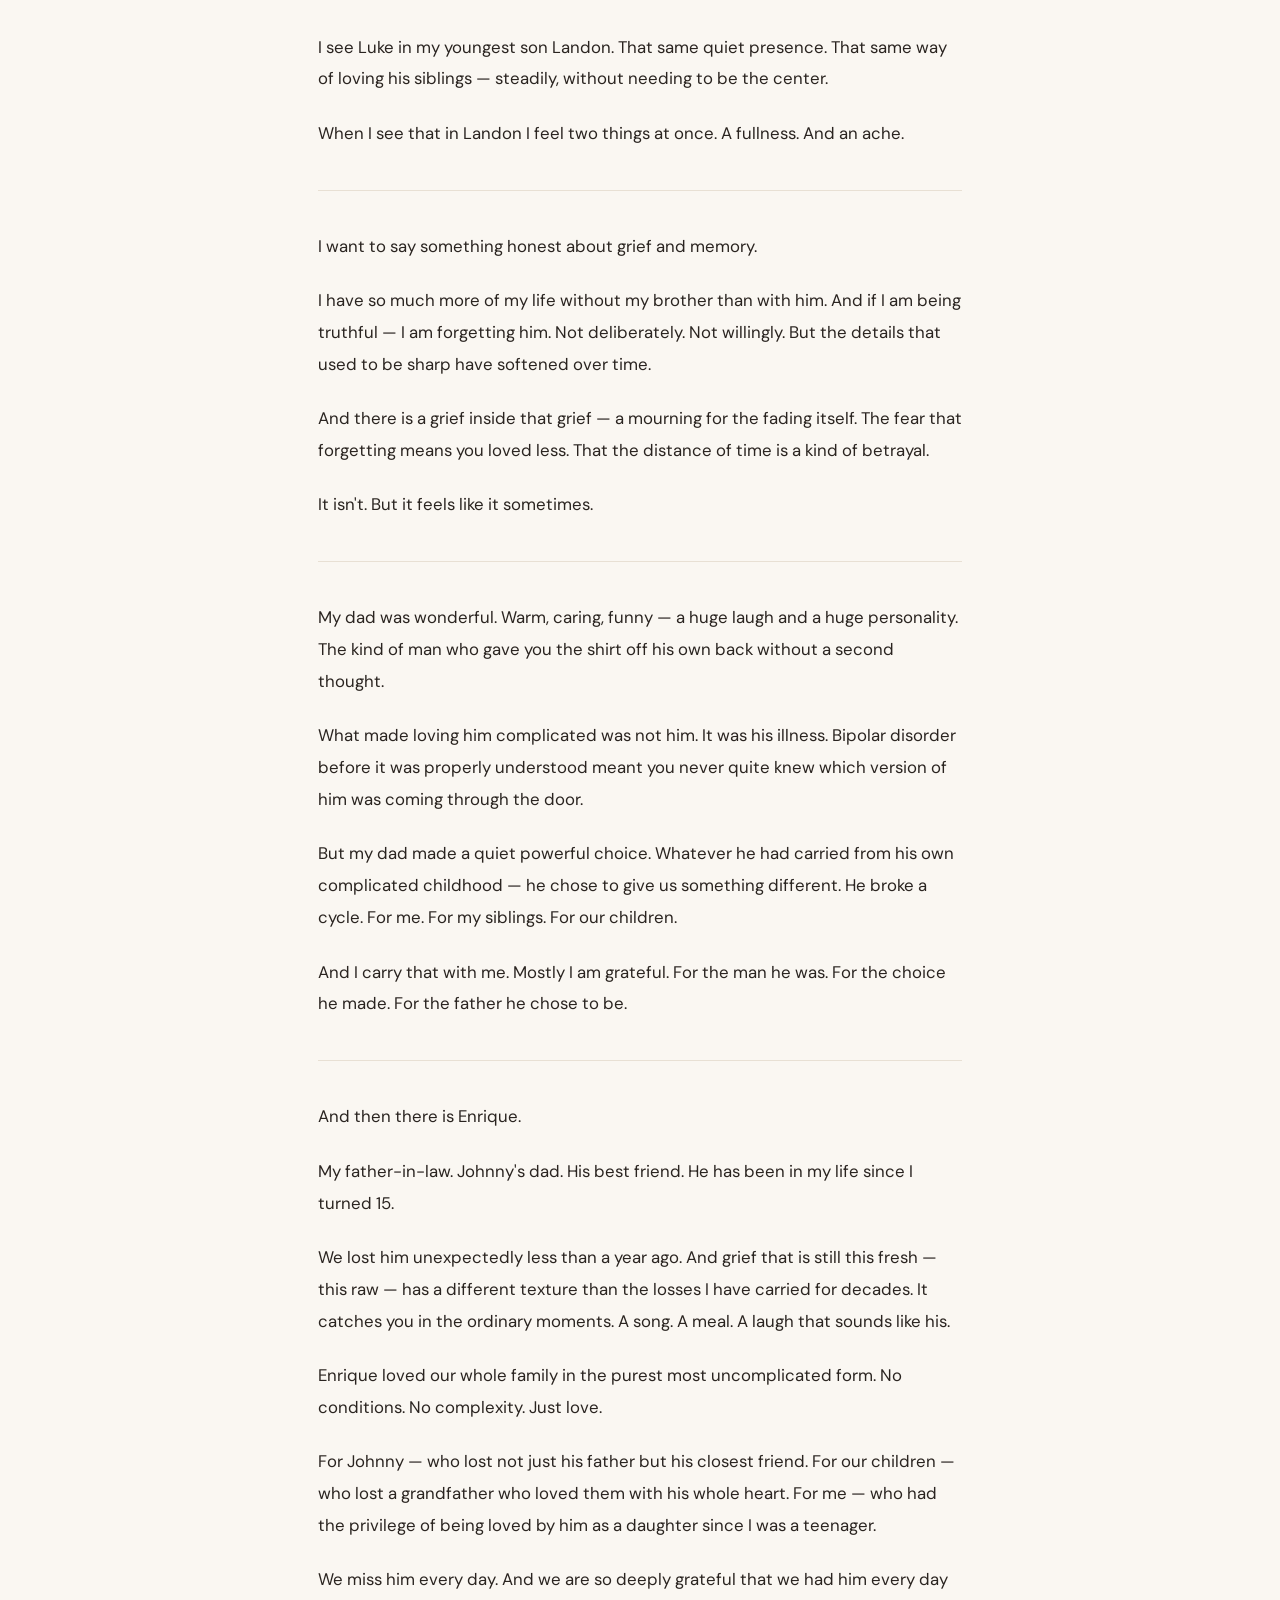
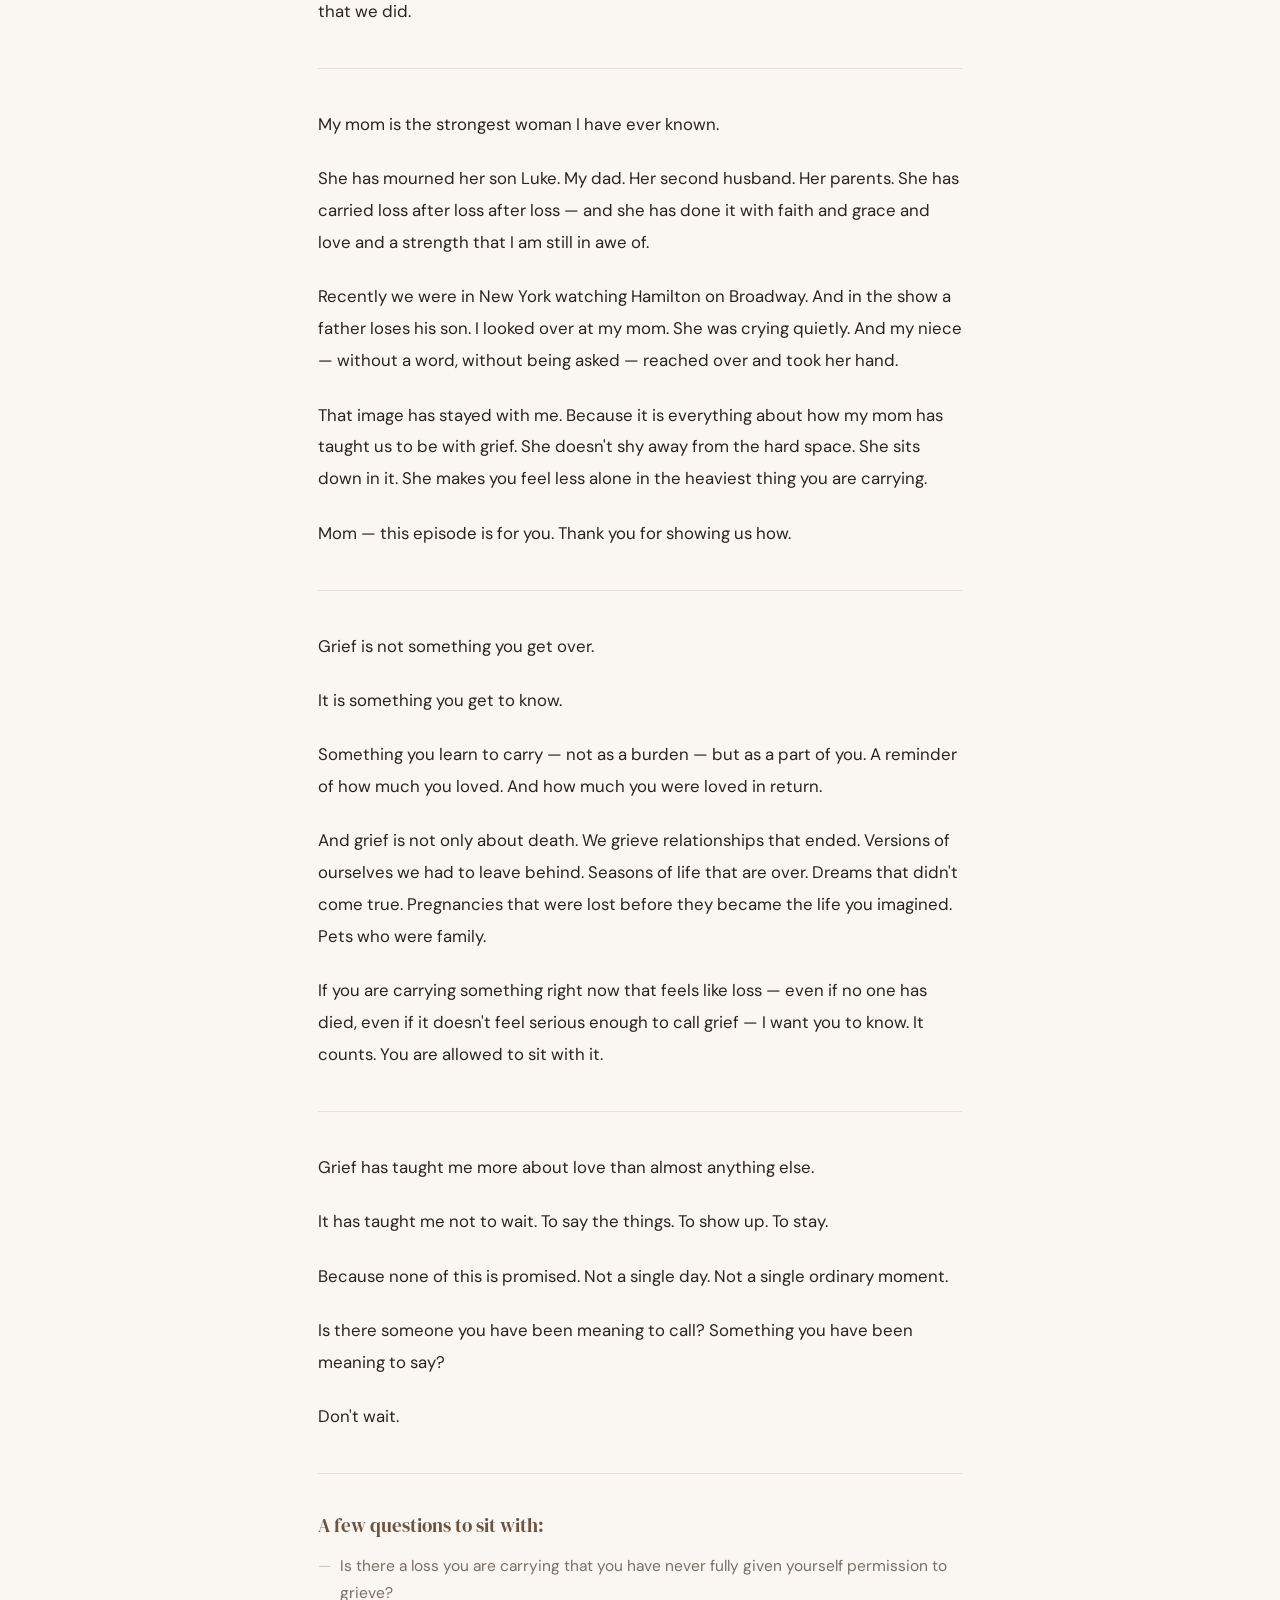
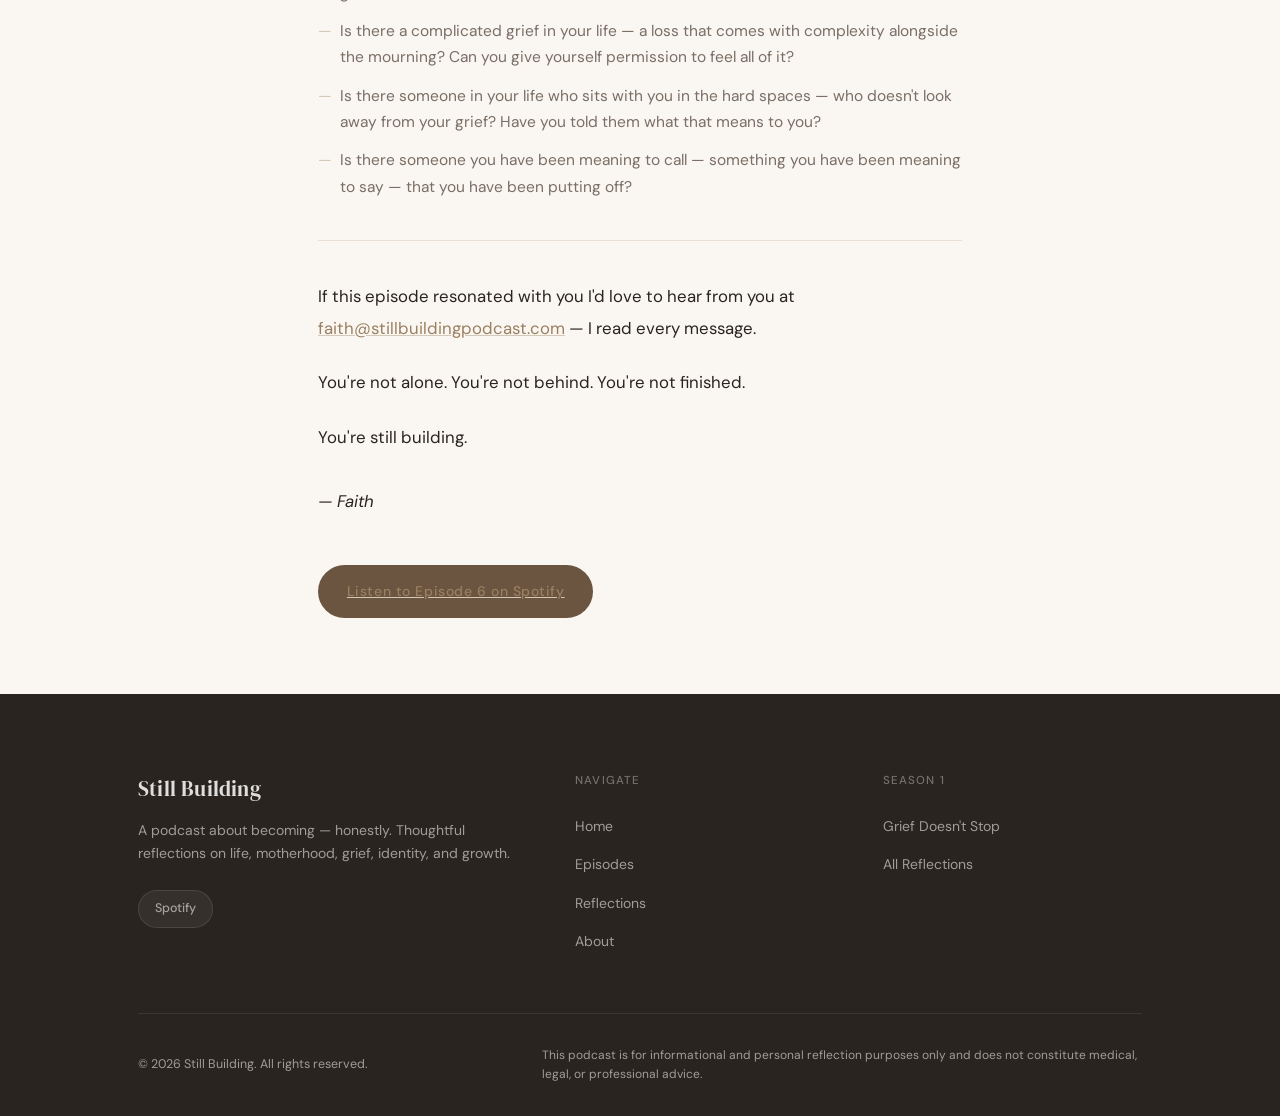
<file: reflection-episode-6.html>
<!DOCTYPE html>
<html lang="en">
<head>
  <meta charset="UTF-8" />
  <meta name="viewport" content="width=device-width, initial-scale=1.0" />
  <title>Reflection: Grief Doesn't Stop When Life Keeps Moving — Still Building</title>
  <meta name="description" content="I dedicated this episode to Luke, my dad, Enrique, and my mom. Grief is one of the things we carry the longest and talk about the least." />
  <link rel="stylesheet" href="css/style.css" />
</head>
<body>

  <nav class="site-nav">
    <div class="nav-inner">
      <a href="index.html" class="nav-logo">Still Building <span>·</span></a>
      <ul class="nav-links">
        <li><a href="index.html">Home</a></li>
        <li><a href="episodes.html">Episodes</a></li>
        <li><a href="reflections.html" class="active">Reflections</a></li>
        <li><a href="about.html">About</a></li>
      </ul>
      <a href="https://open.spotify.com/show/6HsyCv3rTbfj4amgxv6zEE" class="nav-listen-btn" target="_blank" rel="noopener noreferrer">
        <svg width="14" height="14" viewBox="0 0 24 24" fill="currentColor"><path d="M12 3a9 9 0 100 18A9 9 0 0012 3zM1 12C1 5.925 5.925 1 12 1s11 4.925 11 11-4.925 11-11 11S1 18.075 1 12zm10-4.243l7.071 4.243-7.071 4.243V7.757z"/></svg>
        Listen Now
      </a>
      <button class="nav-toggle" aria-label="Menu">
        <span></span><span></span><span></span>
      </button>
    </div>
  </nav>

  <header class="reflection-post-header">
    <div class="container content-narrow">
      <a href="reflections.html" class="btn btn-ghost" style="margin-bottom: 2rem; display: inline-flex;">
        <svg width="14" height="14" viewBox="0 0 24 24" fill="none" stroke="currentColor" stroke-width="2"><path d="M19 12H5M12 5l-7 7 7 7"/></svg>
        All Reflections
      </a>
      <span class="eyebrow" style="display: block; margin-bottom: 0.75rem;">Episode 6</span>
      <h1 style="margin-bottom: 1rem;">Grief Doesn't Stop When Life Keeps Moving</h1>
      <div class="reflection-post-meta">
        <time datetime="2026-06-05">June 5, 2026</time>
        <span>·</span>
        <a href="https://creators.spotify.com/pod/profile/faithgutierrez-us/episodes/Grief-Doesnt-Stop-When-Life-Keeps-Moving-e3kalgn" target="_blank" rel="noopener noreferrer">Listen to episode</a>
      </div>
    </div>
  </header>

  <section class="reflection-post-body">
    <div class="container content-narrow">
      <div class="reflection-prose">

        <p>I dedicated this episode to Luke. To my dad. To Enrique. And to my mom — who has shown me more about how to carry loss than anyone I have ever known.</p>
        <p>This one was the hardest to record. And the most necessary.</p>

        <hr style="border: none; border-top: 1px solid var(--border); margin: 2.5rem 0;" />

        <p>Grief is one of the things we carry the longest and talk about the least.</p>
        <p>We move through it quietly. We learn early to tuck it away so life can keep going. So that the people around us don't have to worry. So that we don't become a burden with something that has no clear end date.</p>
        <p>And somewhere along the way — we start to believe that keeping going means we are okay.</p>
        <p>It doesn't.</p>
        <p>Grief just changes shape.</p>

        <hr style="border: none; border-top: 1px solid var(--border); margin: 2.5rem 0;" />

        <p>I lost my brother Luke when I was 13. He was 16. A car accident on a road trip to visit our oldest brother at college.</p>
        <p>Luke was quiet in a family that was loud. He had a huge smile that took over his whole face. He didn't need to be the center of the room. He was happy to sit beside you — to be present, to show up in whatever way you needed without making it about himself.</p>
        <p>And here is the thing I love most about him. Every single one of us siblings felt like we were his favorite. Like the relationship we had with Luke was the special one.</p>
        <p>What a gift that is. To make every person around you feel seen and chosen and loved.</p>
        <p>I see Luke in my youngest son Landon. That same quiet presence. That same way of loving his siblings — steadily, without needing to be the center.</p>
        <p>When I see that in Landon I feel two things at once. A fullness. And an ache.</p>

        <hr style="border: none; border-top: 1px solid var(--border); margin: 2.5rem 0;" />

        <p>I want to say something honest about grief and memory.</p>
        <p>I have so much more of my life without my brother than with him. And if I am being truthful — I am forgetting him. Not deliberately. Not willingly. But the details that used to be sharp have softened over time.</p>
        <p>And there is a grief inside that grief — a mourning for the fading itself. The fear that forgetting means you loved less. That the distance of time is a kind of betrayal.</p>
        <p>It isn't. But it feels like it sometimes.</p>

        <hr style="border: none; border-top: 1px solid var(--border); margin: 2.5rem 0;" />

        <p>My dad was wonderful. Warm, caring, funny — a huge laugh and a huge personality. The kind of man who gave you the shirt off his own back without a second thought.</p>
        <p>What made loving him complicated was not him. It was his illness. Bipolar disorder before it was properly understood meant you never quite knew which version of him was coming through the door.</p>
        <p>But my dad made a quiet powerful choice. Whatever he had carried from his own complicated childhood — he chose to give us something different. He broke a cycle. For me. For my siblings. For our children.</p>
        <p>And I carry that with me. Mostly I am grateful. For the man he was. For the choice he made. For the father he chose to be.</p>

        <hr style="border: none; border-top: 1px solid var(--border); margin: 2.5rem 0;" />

        <p>And then there is Enrique.</p>
        <p>My father-in-law. Johnny's dad. His best friend. He has been in my life since I turned 15.</p>
        <p>We lost him unexpectedly less than a year ago. And grief that is still this fresh — this raw — has a different texture than the losses I have carried for decades. It catches you in the ordinary moments. A song. A meal. A laugh that sounds like his.</p>
        <p>Enrique loved our whole family in the purest most uncomplicated form. No conditions. No complexity. Just love.</p>
        <p>For Johnny — who lost not just his father but his closest friend. For our children — who lost a grandfather who loved them with his whole heart. For me — who had the privilege of being loved by him as a daughter since I was a teenager.</p>
        <p>We miss him every day. And we are so deeply grateful that we had him every day that we did.</p>

        <hr style="border: none; border-top: 1px solid var(--border); margin: 2.5rem 0;" />

        <p>My mom is the strongest woman I have ever known.</p>
        <p>She has mourned her son Luke. My dad. Her second husband. Her parents. She has carried loss after loss after loss — and she has done it with faith and grace and love and a strength that I am still in awe of.</p>
        <p>Recently we were in New York watching Hamilton on Broadway. And in the show a father loses his son. I looked over at my mom. She was crying quietly. And my niece — without a word, without being asked — reached over and took her hand.</p>
        <p>That image has stayed with me. Because it is everything about how my mom has taught us to be with grief. She doesn't shy away from the hard space. She sits down in it. She makes you feel less alone in the heaviest thing you are carrying.</p>
        <p>Mom — this episode is for you. Thank you for showing us how.</p>

        <hr style="border: none; border-top: 1px solid var(--border); margin: 2.5rem 0;" />

        <p>Grief is not something you get over.</p>
        <p>It is something you get to know.</p>
        <p>Something you learn to carry — not as a burden — but as a part of you. A reminder of how much you loved. And how much you were loved in return.</p>
        <p>And grief is not only about death. We grieve relationships that ended. Versions of ourselves we had to leave behind. Seasons of life that are over. Dreams that didn't come true. Pregnancies that were lost before they became the life you imagined. Pets who were family.</p>
        <p>If you are carrying something right now that feels like loss — even if no one has died, even if it doesn't feel serious enough to call grief — I want you to know. It counts. You are allowed to sit with it.</p>

        <hr style="border: none; border-top: 1px solid var(--border); margin: 2.5rem 0;" />

        <p>Grief has taught me more about love than almost anything else.</p>
        <p>It has taught me not to wait. To say the things. To show up. To stay.</p>
        <p>Because none of this is promised. Not a single day. Not a single ordinary moment.</p>
        <p>Is there someone you have been meaning to call? Something you have been meaning to say?</p>
        <p>Don't wait.</p>

        <hr style="border: none; border-top: 1px solid var(--border); margin: 2.5rem 0;" />

        <h4 style="margin-top: 2.5rem; margin-bottom: 1rem;">A few questions to sit with:</h4>
        <ul style="color: var(--text-muted); line-height: 1.9;">
          <li>Is there a loss you are carrying that you have never fully given yourself permission to grieve?</li>
          <li>Is there a complicated grief in your life — a loss that comes with complexity alongside the mourning? Can you give yourself permission to feel all of it?</li>
          <li>Is there someone in your life who sits with you in the hard spaces — who doesn't look away from your grief? Have you told them what that means to you?</li>
          <li>Is there someone you have been meaning to call — something you have been meaning to say — that you have been putting off?</li>
        </ul>

        <hr style="border: none; border-top: 1px solid var(--border); margin: 2.5rem 0;" />

        <p>If this episode resonated with you I'd love to hear from you at <a href="mailto:faith@stillbuildingpodcast.com">faith@stillbuildingpodcast.com</a> — I read every message.</p>
        <p>You're not alone. You're not behind. You're not finished.</p>
        <p>You're still building.</p>
        <p style="margin-top: 2rem;"><em>— Faith</em></p>

        <div style="margin-top: 3rem;">
          <a href="https://creators.spotify.com/pod/profile/faithgutierrez-us/episodes/Grief-Doesnt-Stop-When-Life-Keeps-Moving-e3kalgn" class="btn btn-primary" target="_blank" rel="noopener noreferrer">Listen to Episode 6 on Spotify</a>
        </div>

      </div>
    </div>
  </section>

  <footer class="site-footer">
    <div class="container">
      <div class="footer-inner">
        <div class="footer-brand">
          <a href="index.html" class="nav-logo">Still Building</a>
          <p>A podcast about becoming — honestly. Thoughtful reflections on life, motherhood, grief, identity, and growth.</p>
          <div class="platform-links">
            <a href="https://open.spotify.com/show/6HsyCv3rTbfj4amgxv6zEE" class="platform-badge" style="background: rgba(255,255,255,0.06); border-color: rgba(255,255,255,0.1); color: rgba(255,255,255,0.55);" target="_blank" rel="noopener noreferrer">Spotify</a>
          </div>
        </div>
        <div class="footer-col">
          <h5>Navigate</h5>
          <ul>
            <li><a href="index.html">Home</a></li>
            <li><a href="episodes.html">Episodes</a></li>
            <li><a href="reflections.html">Reflections</a></li>
            <li><a href="about.html">About</a></li>
          </ul>
        </div>
        <div class="footer-col">
          <h5>Season 1</h5>
          <ul>
            <li><a href="reflection-episode-6.html">Grief Doesn't Stop</a></li>
            <li><a href="reflections.html">All Reflections</a></li>
          </ul>
        </div>
      </div>
      <div class="footer-bottom">
        <span>&copy; 2026 Still Building. All rights reserved.</span>
        <p class="footer-legal">This podcast is for informational and personal reflection purposes only and does not constitute medical, legal, or professional advice.</p>
      </div>
    </div>
  </footer>

</body>
</html>
</file>
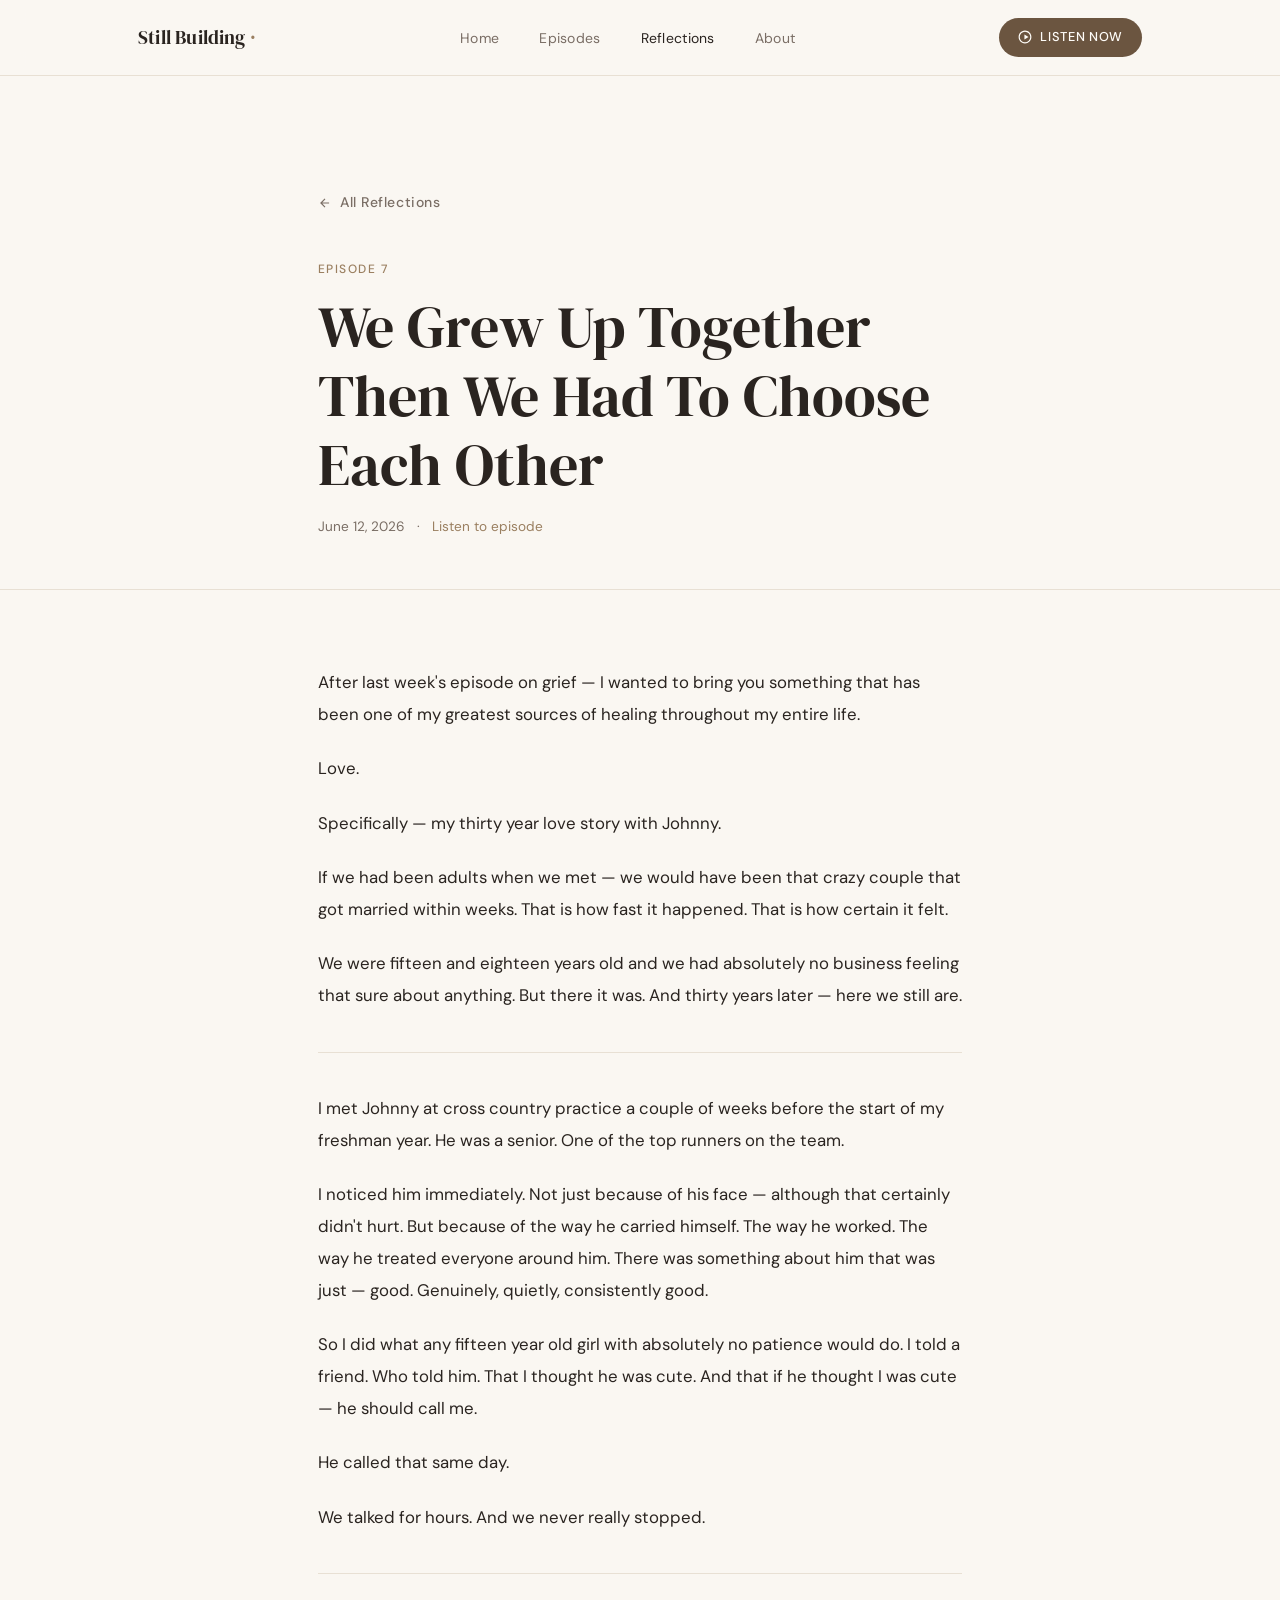
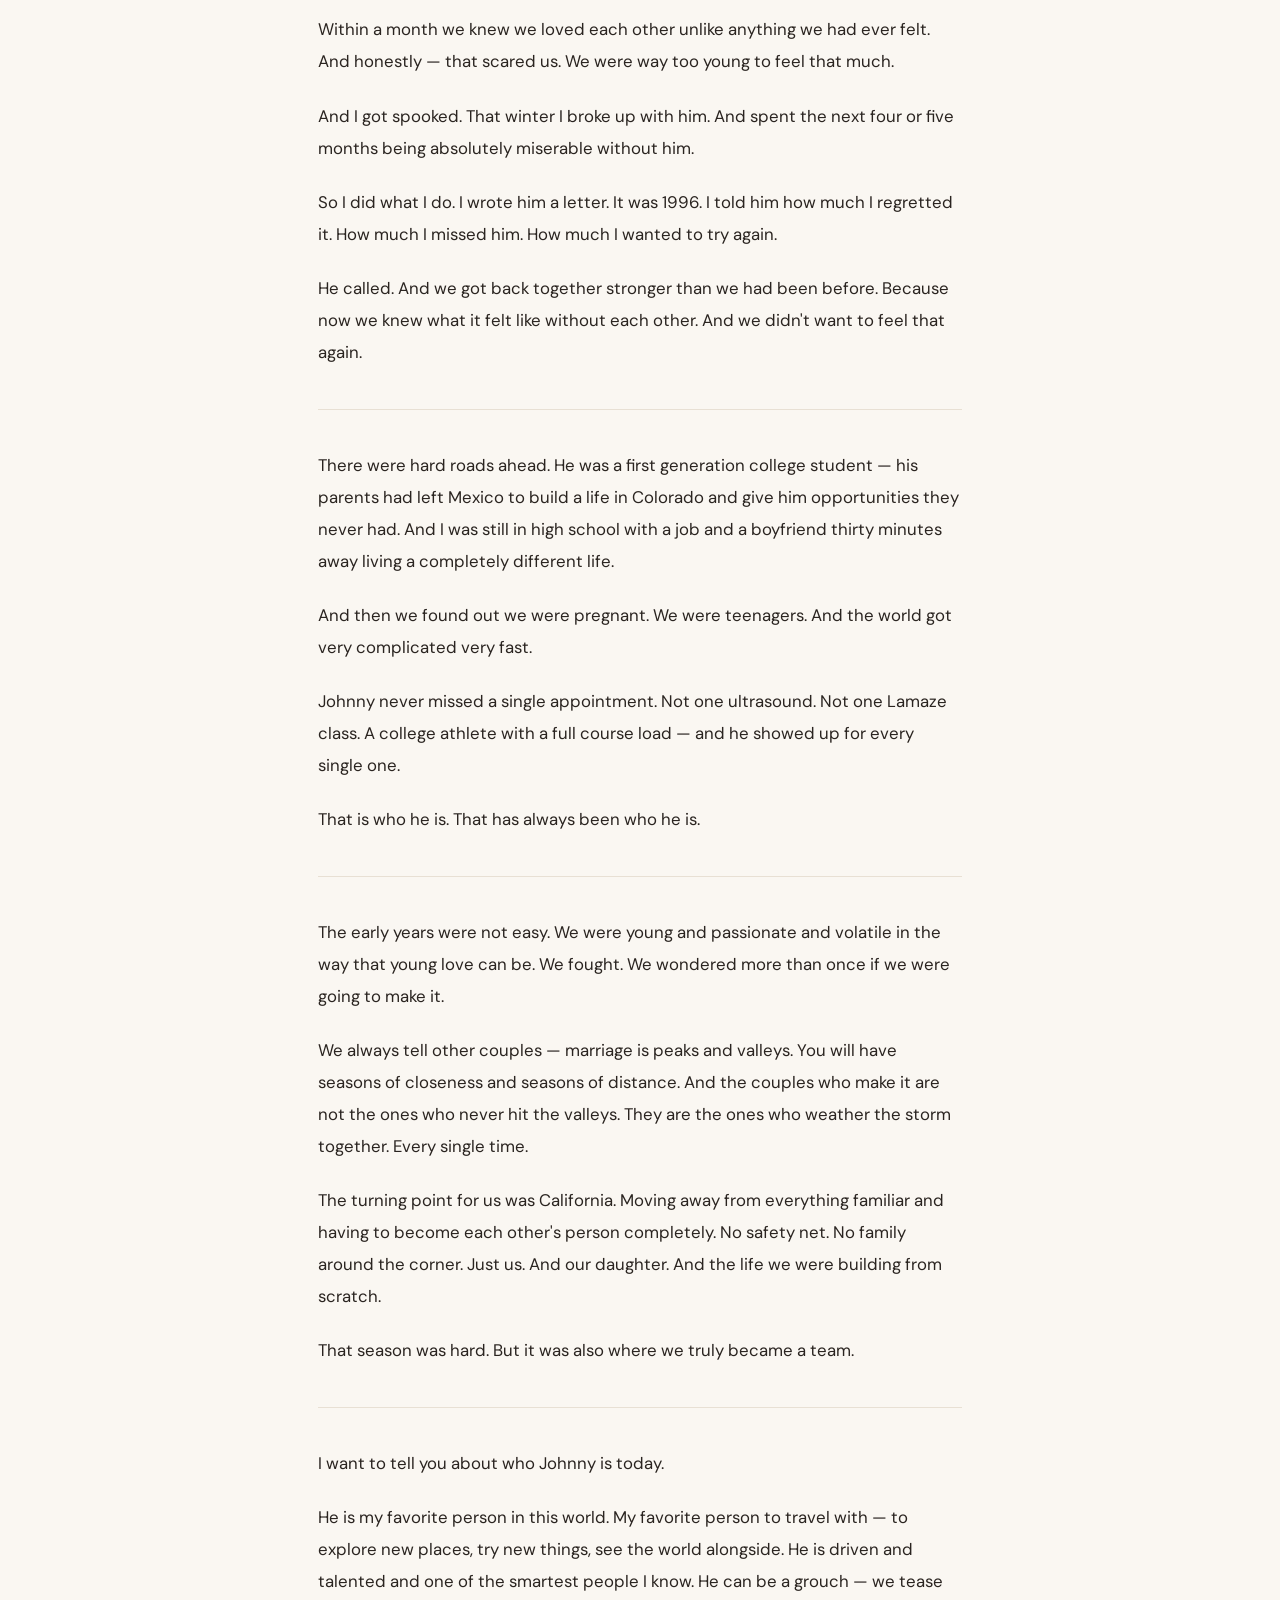
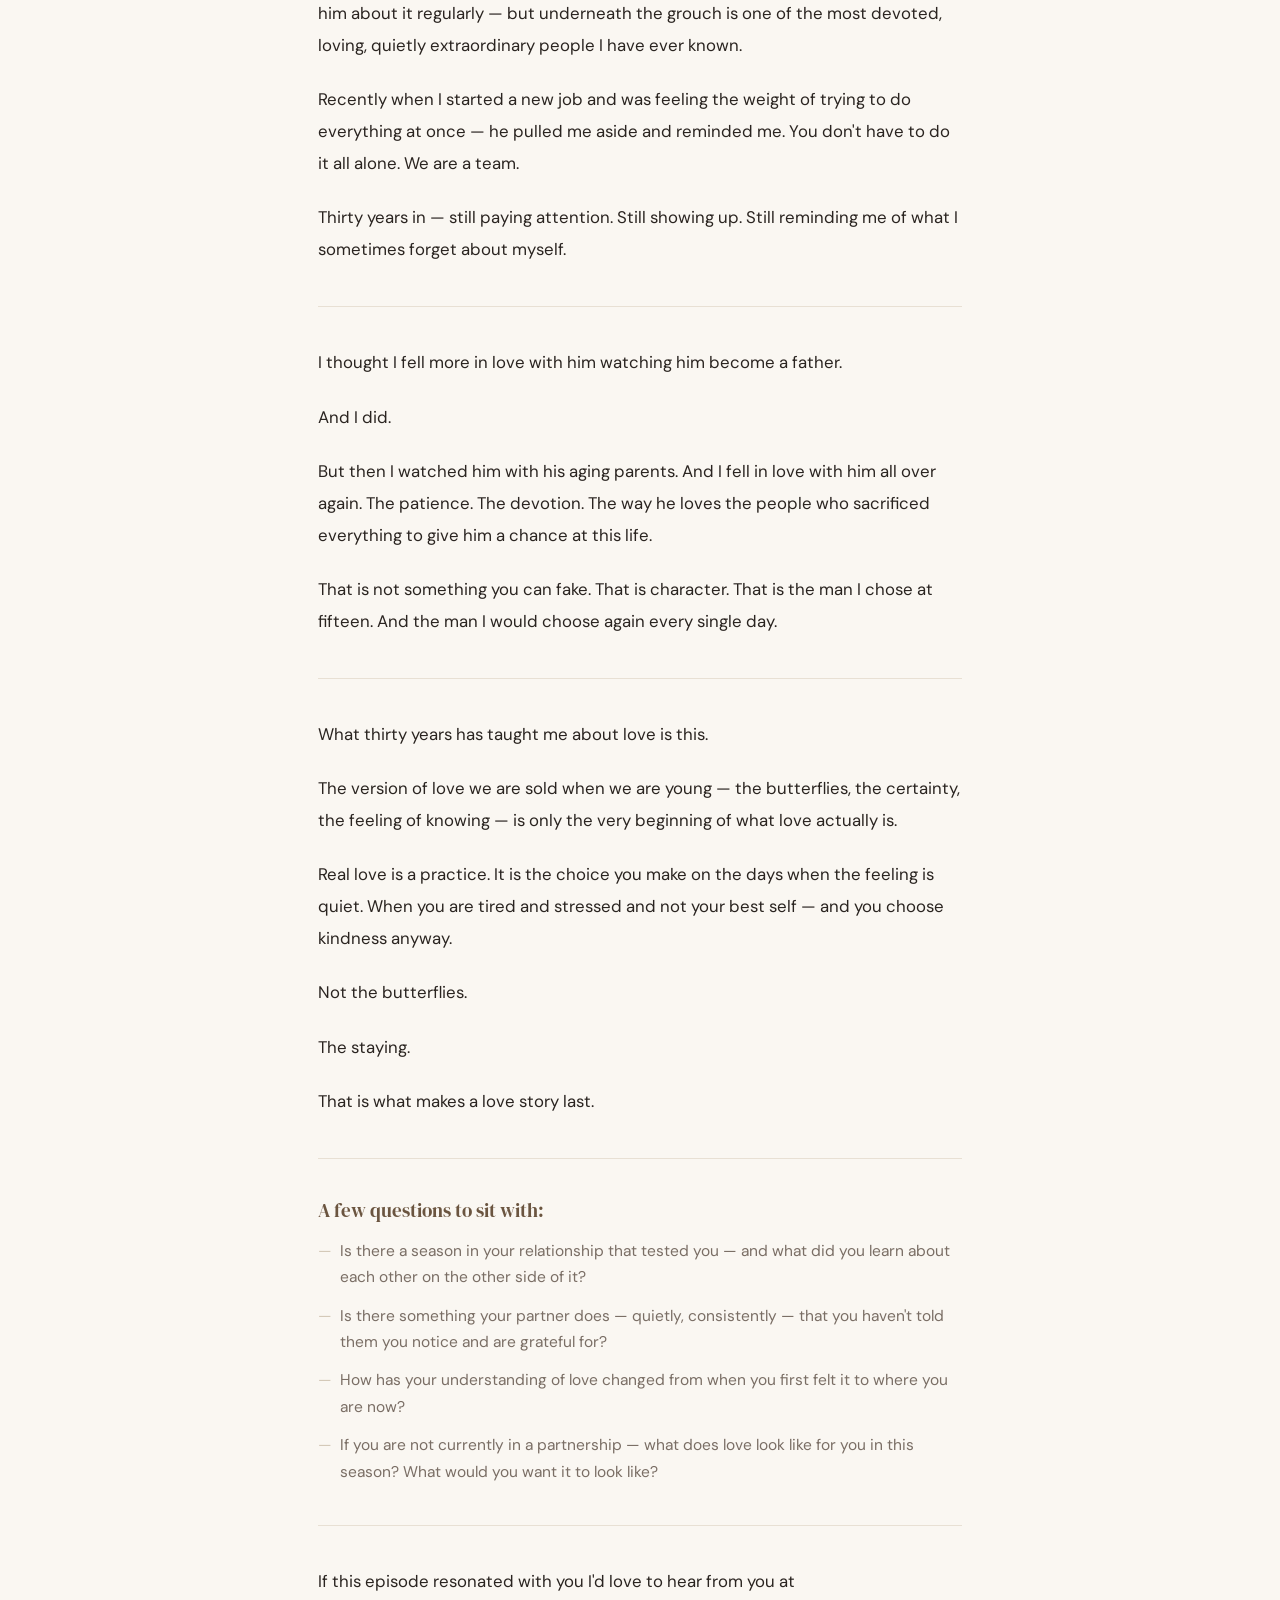
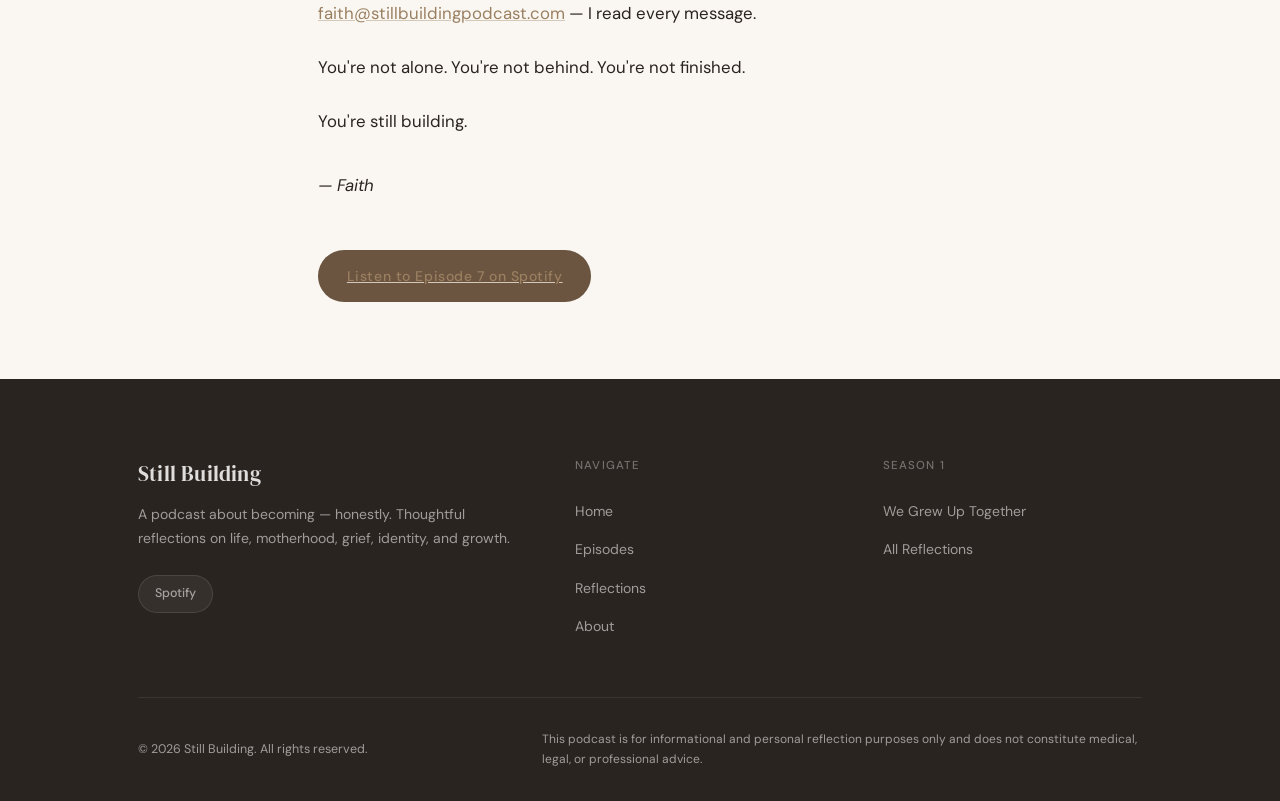
<file: reflection-episode-7.html>
<!DOCTYPE html>
<html lang="en">
<head>
  <meta charset="UTF-8" />
  <meta name="viewport" content="width=device-width, initial-scale=1.0" />
  <title>Reflection: We Grew Up Together Then We Had To Choose Each Other — Still Building</title>
  <meta name="description" content="If we had been adults when we met — we would have been that crazy couple that got married within weeks. Thirty years later — here we still are." />
  <link rel="stylesheet" href="css/style.css" />
</head>
<body>

  <nav class="site-nav">
    <div class="nav-inner">
      <a href="index.html" class="nav-logo">Still Building <span>·</span></a>
      <ul class="nav-links">
        <li><a href="index.html">Home</a></li>
        <li><a href="episodes.html">Episodes</a></li>
        <li><a href="reflections.html" class="active">Reflections</a></li>
        <li><a href="about.html">About</a></li>
      </ul>
      <a href="https://open.spotify.com/show/6HsyCv3rTbfj4amgxv6zEE" class="nav-listen-btn" target="_blank" rel="noopener noreferrer">
        <svg width="14" height="14" viewBox="0 0 24 24" fill="currentColor"><path d="M12 3a9 9 0 100 18A9 9 0 0012 3zM1 12C1 5.925 5.925 1 12 1s11 4.925 11 11-4.925 11-11 11S1 18.075 1 12zm10-4.243l7.071 4.243-7.071 4.243V7.757z"/></svg>
        Listen Now
      </a>
      <button class="nav-toggle" aria-label="Menu">
        <span></span><span></span><span></span>
      </button>
    </div>
  </nav>

  <header class="reflection-post-header">
    <div class="container content-narrow">
      <a href="reflections.html" class="btn btn-ghost" style="margin-bottom: 2rem; display: inline-flex;">
        <svg width="14" height="14" viewBox="0 0 24 24" fill="none" stroke="currentColor" stroke-width="2"><path d="M19 12H5M12 5l-7 7 7 7"/></svg>
        All Reflections
      </a>
      <span class="eyebrow" style="display: block; margin-bottom: 0.75rem;">Episode 7</span>
      <h1 style="margin-bottom: 1rem;">We Grew Up Together Then We Had To Choose Each Other</h1>
      <div class="reflection-post-meta">
        <time datetime="2026-06-12">June 12, 2026</time>
        <span>·</span>
        <a href="https://creators.spotify.com/pod/profile/faithgutierrez-us/episodes/We-Grew-Up-Together--Than-We-Had-To-Choose-Each-Other-e3kmdgc" target="_blank" rel="noopener noreferrer">Listen to episode</a>
      </div>
    </div>
  </header>

  <section class="reflection-post-body">
    <div class="container content-narrow">
      <div class="reflection-prose">

        <p>After last week's episode on grief — I wanted to bring you something that has been one of my greatest sources of healing throughout my entire life.</p>
        <p>Love.</p>
        <p>Specifically — my thirty year love story with Johnny.</p>
        <p>If we had been adults when we met — we would have been that crazy couple that got married within weeks. That is how fast it happened. That is how certain it felt.</p>
        <p>We were fifteen and eighteen years old and we had absolutely no business feeling that sure about anything. But there it was. And thirty years later — here we still are.</p>

        <hr style="border: none; border-top: 1px solid var(--border); margin: 2.5rem 0;" />

        <p>I met Johnny at cross country practice a couple of weeks before the start of my freshman year. He was a senior. One of the top runners on the team.</p>
        <p>I noticed him immediately. Not just because of his face — although that certainly didn't hurt. But because of the way he carried himself. The way he worked. The way he treated everyone around him. There was something about him that was just — good. Genuinely, quietly, consistently good.</p>
        <p>So I did what any fifteen year old girl with absolutely no patience would do. I told a friend. Who told him. That I thought he was cute. And that if he thought I was cute — he should call me.</p>
        <p>He called that same day.</p>
        <p>We talked for hours. And we never really stopped.</p>

        <hr style="border: none; border-top: 1px solid var(--border); margin: 2.5rem 0;" />

        <p>Within a month we knew we loved each other unlike anything we had ever felt. And honestly — that scared us. We were way too young to feel that much.</p>
        <p>And I got spooked. That winter I broke up with him. And spent the next four or five months being absolutely miserable without him.</p>
        <p>So I did what I do. I wrote him a letter. It was 1996. I told him how much I regretted it. How much I missed him. How much I wanted to try again.</p>
        <p>He called. And we got back together stronger than we had been before. Because now we knew what it felt like without each other. And we didn't want to feel that again.</p>

        <hr style="border: none; border-top: 1px solid var(--border); margin: 2.5rem 0;" />

        <p>There were hard roads ahead. He was a first generation college student — his parents had left Mexico to build a life in Colorado and give him opportunities they never had. And I was still in high school with a job and a boyfriend thirty minutes away living a completely different life.</p>
        <p>And then we found out we were pregnant. We were teenagers. And the world got very complicated very fast.</p>
        <p>Johnny never missed a single appointment. Not one ultrasound. Not one Lamaze class. A college athlete with a full course load — and he showed up for every single one.</p>
        <p>That is who he is. That has always been who he is.</p>

        <hr style="border: none; border-top: 1px solid var(--border); margin: 2.5rem 0;" />

        <p>The early years were not easy. We were young and passionate and volatile in the way that young love can be. We fought. We wondered more than once if we were going to make it.</p>
        <p>We always tell other couples — marriage is peaks and valleys. You will have seasons of closeness and seasons of distance. And the couples who make it are not the ones who never hit the valleys. They are the ones who weather the storm together. Every single time.</p>
        <p>The turning point for us was California. Moving away from everything familiar and having to become each other's person completely. No safety net. No family around the corner. Just us. And our daughter. And the life we were building from scratch.</p>
        <p>That season was hard. But it was also where we truly became a team.</p>

        <hr style="border: none; border-top: 1px solid var(--border); margin: 2.5rem 0;" />

        <p>I want to tell you about who Johnny is today.</p>
        <p>He is my favorite person in this world. My favorite person to travel with — to explore new places, try new things, see the world alongside. He is driven and talented and one of the smartest people I know. He can be a grouch — we tease him about it regularly — but underneath the grouch is one of the most devoted, loving, quietly extraordinary people I have ever known.</p>
        <p>Recently when I started a new job and was feeling the weight of trying to do everything at once — he pulled me aside and reminded me. You don't have to do it all alone. We are a team.</p>
        <p>Thirty years in — still paying attention. Still showing up. Still reminding me of what I sometimes forget about myself.</p>

        <hr style="border: none; border-top: 1px solid var(--border); margin: 2.5rem 0;" />

        <p>I thought I fell more in love with him watching him become a father.</p>
        <p>And I did.</p>
        <p>But then I watched him with his aging parents. And I fell in love with him all over again. The patience. The devotion. The way he loves the people who sacrificed everything to give him a chance at this life.</p>
        <p>That is not something you can fake. That is character. That is the man I chose at fifteen. And the man I would choose again every single day.</p>

        <hr style="border: none; border-top: 1px solid var(--border); margin: 2.5rem 0;" />

        <p>What thirty years has taught me about love is this.</p>
        <p>The version of love we are sold when we are young — the butterflies, the certainty, the feeling of knowing — is only the very beginning of what love actually is.</p>
        <p>Real love is a practice. It is the choice you make on the days when the feeling is quiet. When you are tired and stressed and not your best self — and you choose kindness anyway.</p>
        <p>Not the butterflies.</p>
        <p>The staying.</p>
        <p>That is what makes a love story last.</p>

        <hr style="border: none; border-top: 1px solid var(--border); margin: 2.5rem 0;" />

        <h4 style="margin-top: 2.5rem; margin-bottom: 1rem;">A few questions to sit with:</h4>
        <ul style="color: var(--text-muted); line-height: 1.9;">
          <li>Is there a season in your relationship that tested you — and what did you learn about each other on the other side of it?</li>
          <li>Is there something your partner does — quietly, consistently — that you haven't told them you notice and are grateful for?</li>
          <li>How has your understanding of love changed from when you first felt it to where you are now?</li>
          <li>If you are not currently in a partnership — what does love look like for you in this season? What would you want it to look like?</li>
        </ul>

        <hr style="border: none; border-top: 1px solid var(--border); margin: 2.5rem 0;" />

        <p>If this episode resonated with you I'd love to hear from you at <a href="mailto:faith@stillbuildingpodcast.com">faith@stillbuildingpodcast.com</a> — I read every message.</p>
        <p>You're not alone. You're not behind. You're not finished.</p>
        <p>You're still building.</p>
        <p style="margin-top: 2rem;"><em>— Faith</em></p>

        <div style="margin-top: 3rem;">
          <a href="https://creators.spotify.com/pod/profile/faithgutierrez-us/episodes/We-Grew-Up-Together--Than-We-Had-To-Choose-Each-Other-e3kmdgc" class="btn btn-primary" target="_blank" rel="noopener noreferrer">Listen to Episode 7 on Spotify</a>
        </div>

      </div>
    </div>
  </section>

  <footer class="site-footer">
    <div class="container">
      <div class="footer-inner">
        <div class="footer-brand">
          <a href="index.html" class="nav-logo">Still Building</a>
          <p>A podcast about becoming — honestly. Thoughtful reflections on life, motherhood, grief, identity, and growth.</p>
          <div class="platform-links">
            <a href="https://open.spotify.com/show/6HsyCv3rTbfj4amgxv6zEE" class="platform-badge" style="background: rgba(255,255,255,0.06); border-color: rgba(255,255,255,0.1); color: rgba(255,255,255,0.55);" target="_blank" rel="noopener noreferrer">Spotify</a>
          </div>
        </div>
        <div class="footer-col">
          <h5>Navigate</h5>
          <ul>
            <li><a href="index.html">Home</a></li>
            <li><a href="episodes.html">Episodes</a></li>
            <li><a href="reflections.html">Reflections</a></li>
            <li><a href="about.html">About</a></li>
          </ul>
        </div>
        <div class="footer-col">
          <h5>Season 1</h5>
          <ul>
            <li><a href="reflection-episode-7.html">We Grew Up Together</a></li>
            <li><a href="reflections.html">All Reflections</a></li>
          </ul>
        </div>
      </div>
      <div class="footer-bottom">
        <span>&copy; 2026 Still Building. All rights reserved.</span>
        <p class="footer-legal">This podcast is for informational and personal reflection purposes only and does not constitute medical, legal, or professional advice.</p>
      </div>
    </div>
  </footer>

</body>
</html>
</file>
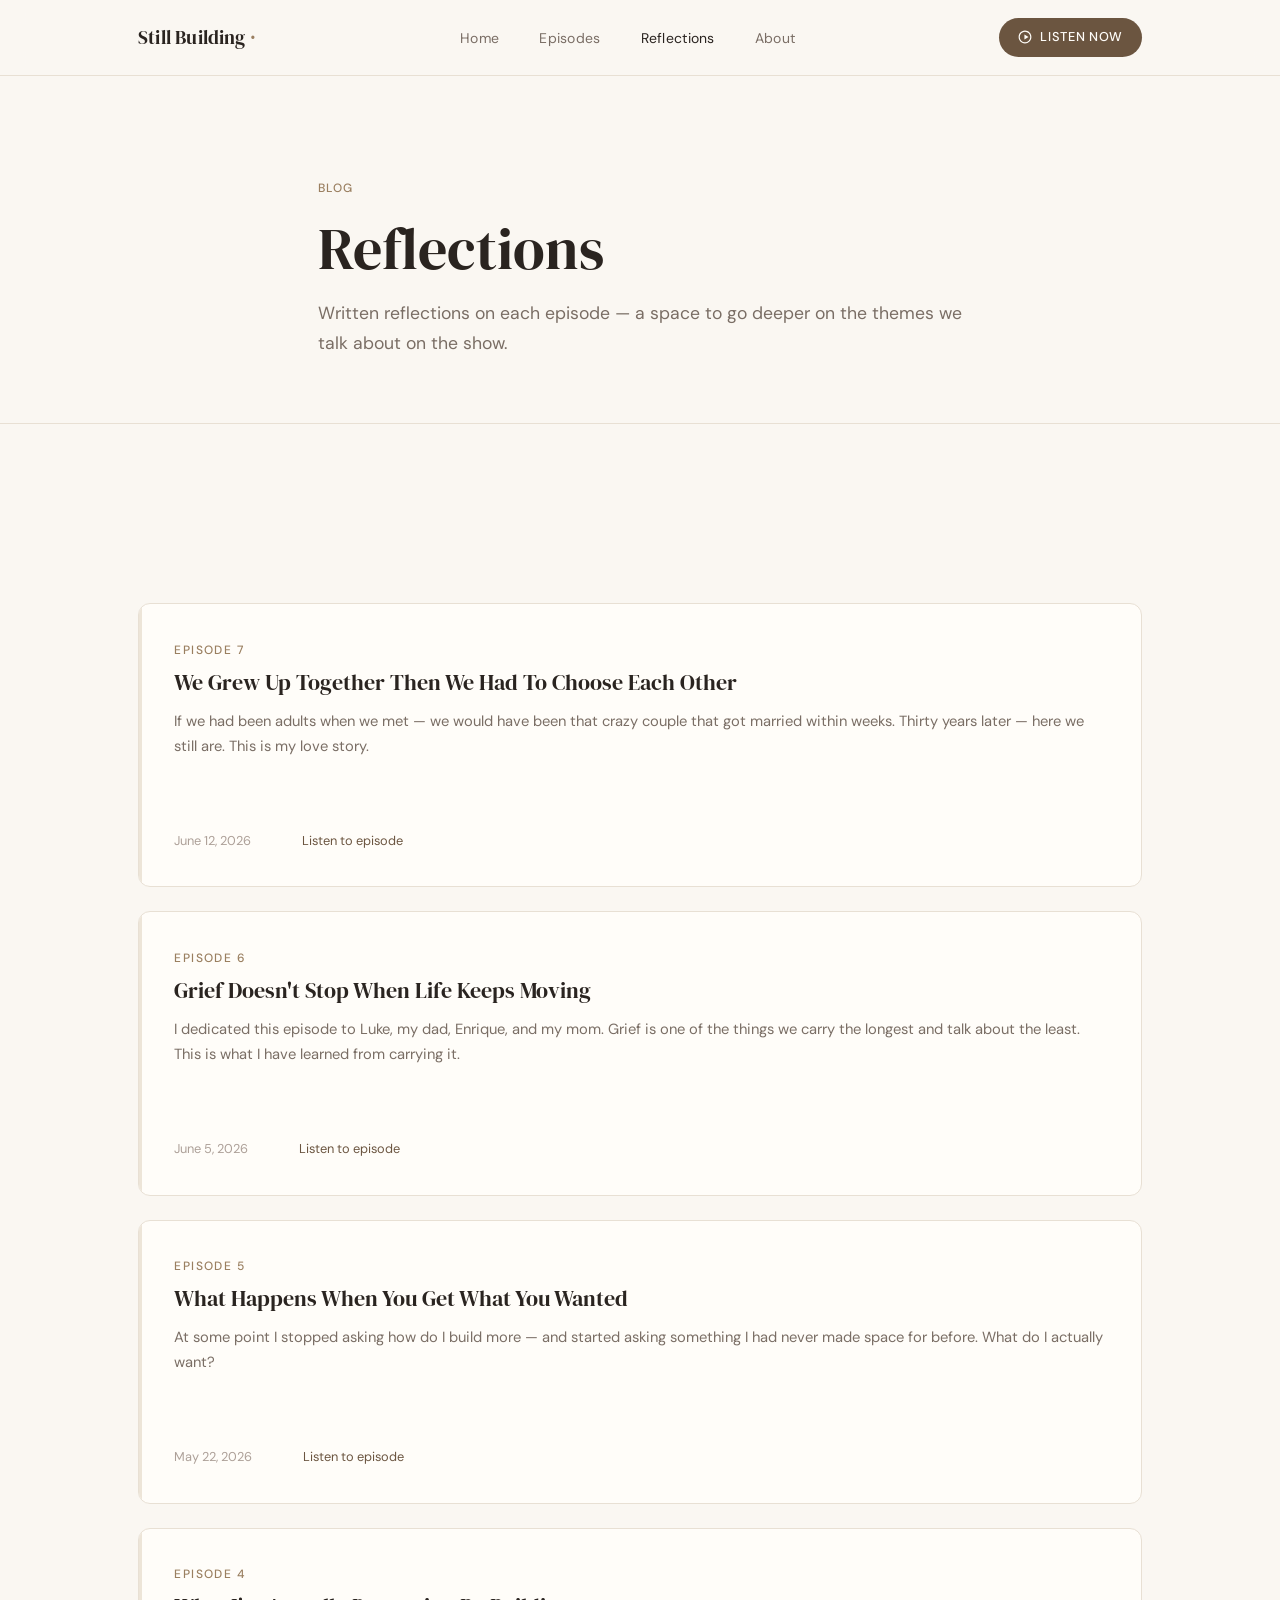
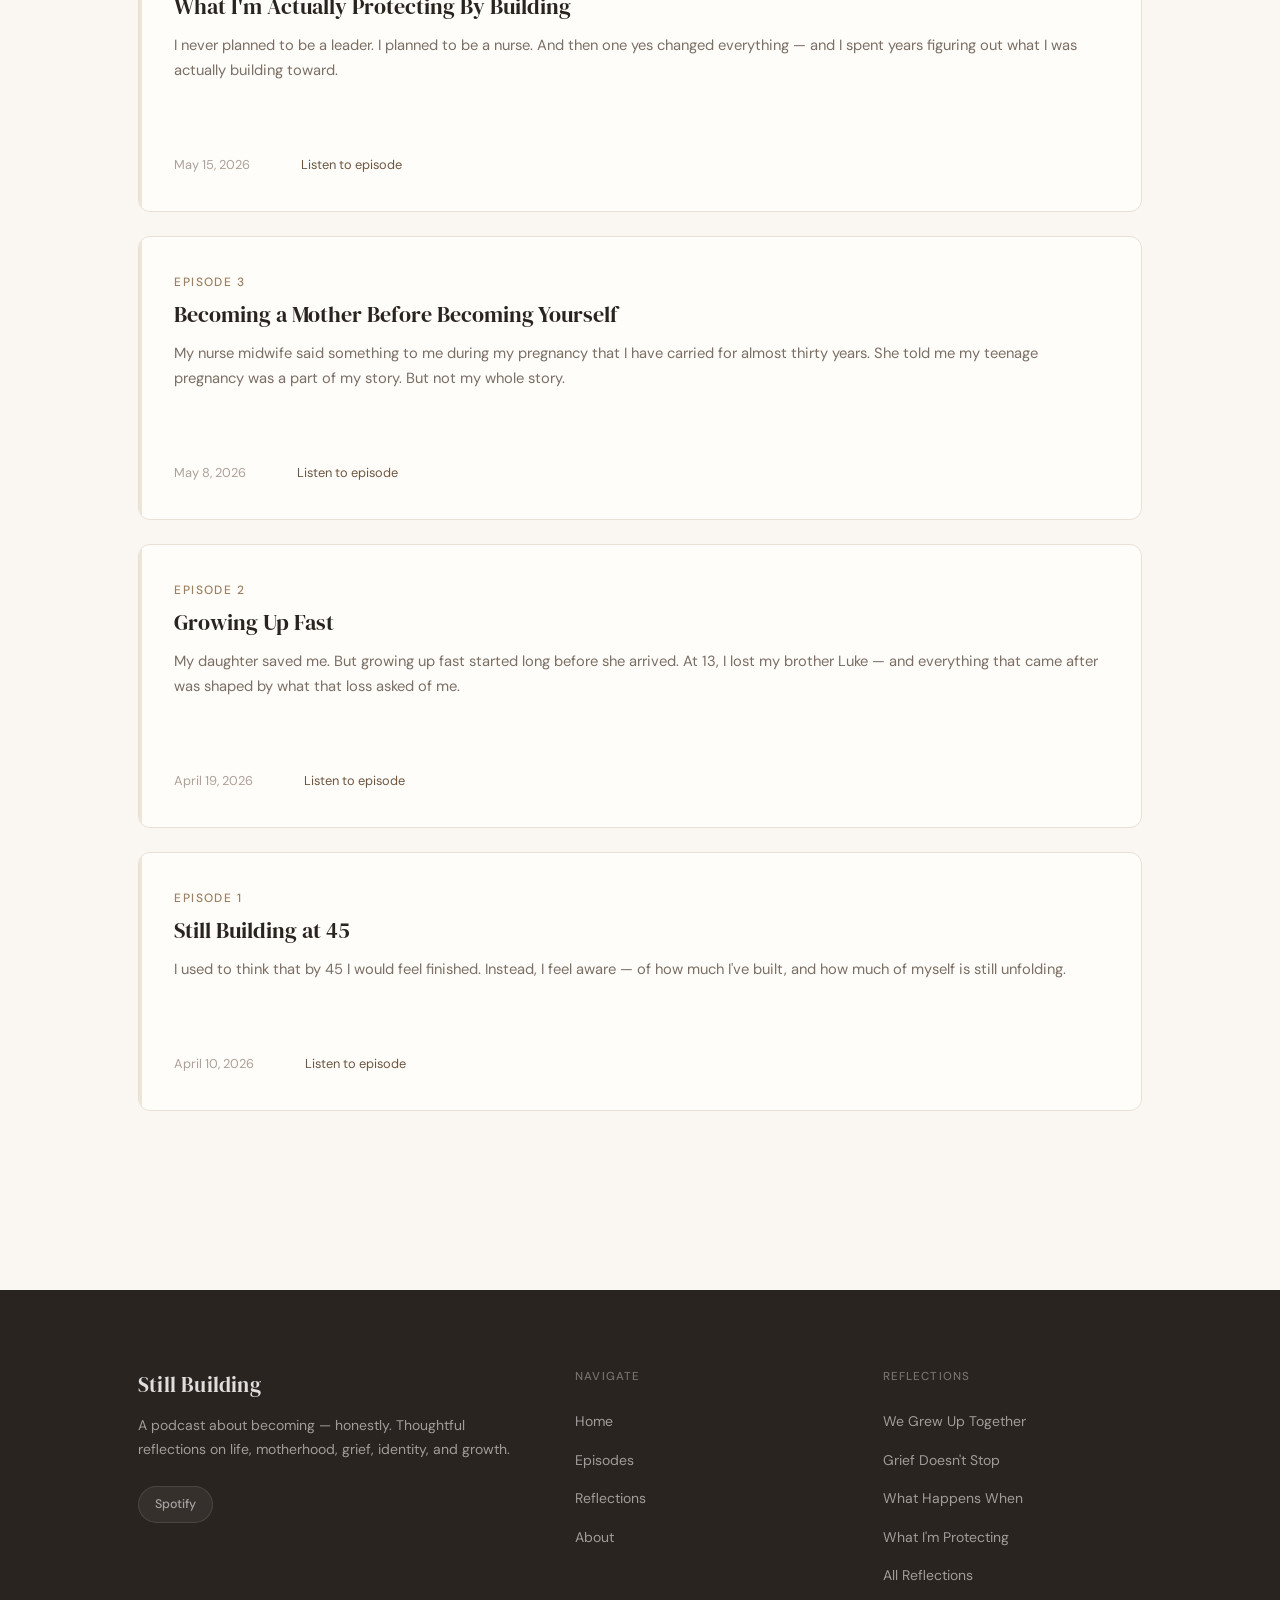
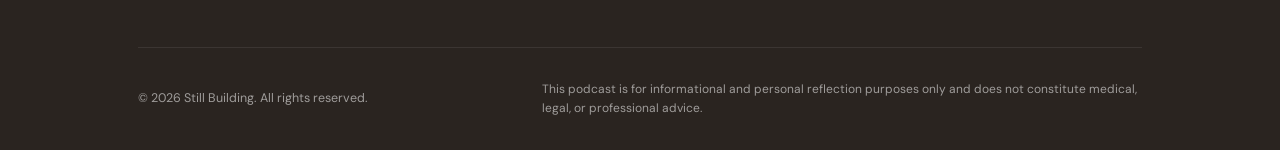
<file: reflections.html>
<!DOCTYPE html>
<html lang="en">
<head>
  <meta charset="UTF-8" />
  <meta name="viewport" content="width=device-width, initial-scale=1.0" />
  <title>Reflections — Still Building</title>
  <meta name="description" content="Written reflections from Faith on each episode of Still Building — a space to go deeper on the themes of becoming, midlife, and the in-between." />
  <link rel="stylesheet" href="css/style.css" />
</head>
<body>

  <nav class="site-nav">
    <div class="nav-inner">
      <a href="index.html" class="nav-logo">Still Building <span>·</span></a>
      <ul class="nav-links">
        <li><a href="index.html">Home</a></li>
        <li><a href="episodes.html">Episodes</a></li>
        <li><a href="reflections.html" class="active">Reflections</a></li>
        <li><a href="about.html">About</a></li>
      </ul>
      <a href="https://open.spotify.com/show/6HsyCv3rTbfj4amgxv6zEE" class="nav-listen-btn" target="_blank" rel="noopener noreferrer">
        <svg width="14" height="14" viewBox="0 0 24 24" fill="currentColor"><path d="M12 3a9 9 0 100 18A9 9 0 0012 3zM1 12C1 5.925 5.925 1 12 1s11 4.925 11 11-4.925 11-11 11S1 18.075 1 12zm10-4.243l7.071 4.243-7.071 4.243V7.757z"/></svg>
        Listen Now
      </a>
      <button class="nav-toggle" aria-label="Menu">
        <span></span><span></span><span></span>
      </button>
    </div>
  </nav>

  <header style="padding: clamp(4rem, 8vw, 7rem) 0 clamp(2.5rem, 5vw, 4rem); border-bottom: 1px solid var(--border);">
    <div class="container content-narrow">
      <span class="eyebrow" style="margin-bottom: 1rem; display: block;">Blog</span>
      <h1>Reflections</h1>
      <p style="color: var(--text-muted); font-size: 1.1rem; margin-top: 1rem; line-height: 1.7;">
        Written reflections on each episode — a space to go deeper on the themes we talk about on the show.
      </p>
    </div>
  </header>

  <section>
    <div class="container">
      <div class="reflections-list">

        <!-- Episode 7 -->
        <article class="reflection-card">
          <a href="reflection-episode-7.html" class="reflection-card-link">
            <span class="eyebrow">Episode 7</span>
            <h2 class="reflection-card-title">We Grew Up Together Then We Had To Choose Each Other</h2>
            <p class="reflection-card-excerpt">If we had been adults when we met — we would have been that crazy couple that got married within weeks. Thirty years later — here we still are. This is my love story.</p>
            <div class="reflection-card-meta">
              <time datetime="2026-06-12">June 12, 2026</time>
              <span class="reflection-card-episode"><a href="https://creators.spotify.com/pod/profile/faithgutierrez-us/episodes/We-Grew-Up-Together--Than-We-Had-To-Choose-Each-Other-e3kmdgc" target="_blank" rel="noopener noreferrer">Listen to episode</a></span>
            </div>
            <span class="reflection-card-arrow" aria-hidden="true">
              <svg width="20" height="20" viewBox="0 0 24 24" fill="none" stroke="var(--stone)" stroke-width="1.5"><path d="M5 12h14M12 5l7 7-7 7"/></svg>
            </span>
          </a>
        </article>

        <!-- Episode 6 -->
        <article class="reflection-card">
          <a href="reflection-episode-6.html" class="reflection-card-link">
            <span class="eyebrow">Episode 6</span>
            <h2 class="reflection-card-title">Grief Doesn't Stop When Life Keeps Moving</h2>
            <p class="reflection-card-excerpt">I dedicated this episode to Luke, my dad, Enrique, and my mom. Grief is one of the things we carry the longest and talk about the least. This is what I have learned from carrying it.</p>
            <div class="reflection-card-meta">
              <time datetime="2026-06-05">June 5, 2026</time>
              <span class="reflection-card-episode"><a href="https://creators.spotify.com/pod/profile/faithgutierrez-us/episodes/Grief-Doesnt-Stop-When-Life-Keeps-Moving-e3kalgn" target="_blank" rel="noopener noreferrer">Listen to episode</a></span>
            </div>
            <span class="reflection-card-arrow" aria-hidden="true">
              <svg width="20" height="20" viewBox="0 0 24 24" fill="none" stroke="var(--stone)" stroke-width="1.5"><path d="M5 12h14M12 5l7 7-7 7"/></svg>
            </span>
          </a>
        </article>

        <!-- Episode 5 -->
        <article class="reflection-card">
          <a href="reflection-episode-5.html" class="reflection-card-link">
            <span class="eyebrow">Episode 5</span>
            <h2 class="reflection-card-title">What Happens When You Get What You Wanted</h2>
            <p class="reflection-card-excerpt">At some point I stopped asking how do I build more — and started asking something I had never made space for before. What do I actually want?</p>
            <div class="reflection-card-meta">
              <time datetime="2026-05-22">May 22, 2026</time>
              <span class="reflection-card-episode"><a href="https://creators.spotify.com/pod/profile/faithgutierrez-us/episodes/What-Happens-When-You-Get-What-You-Wanted-e3jnr39" target="_blank" rel="noopener noreferrer">Listen to episode</a></span>
            </div>
            <span class="reflection-card-arrow" aria-hidden="true">
              <svg width="20" height="20" viewBox="0 0 24 24" fill="none" stroke="var(--stone)" stroke-width="1.5"><path d="M5 12h14M12 5l7 7-7 7"/></svg>
            </span>
          </a>
        </article>

        <!-- Episode 4 -->
        <article class="reflection-card">
          <a href="reflection-episode-4.html" class="reflection-card-link">
            <span class="eyebrow">Episode 4</span>
            <h2 class="reflection-card-title">What I'm Actually Protecting By Building</h2>
            <p class="reflection-card-excerpt">I never planned to be a leader. I planned to be a nurse. And then one yes changed everything — and I spent years figuring out what I was actually building toward.</p>
            <div class="reflection-card-meta">
              <time datetime="2026-05-15">May 15, 2026</time>
              <span class="reflection-card-episode"><a href="https://creators.spotify.com/pod/profile/faithgutierrez-us/episodes/What-Im-Actually-Protecting-By-Building-e3jbhlq" target="_blank" rel="noopener noreferrer">Listen to episode</a></span>
            </div>
            <span class="reflection-card-arrow" aria-hidden="true">
              <svg width="20" height="20" viewBox="0 0 24 24" fill="none" stroke="var(--stone)" stroke-width="1.5"><path d="M5 12h14M12 5l7 7-7 7"/></svg>
            </span>
          </a>
        </article>

        <!-- Episode 3 -->
        <article class="reflection-card">
          <a href="reflection-episode-3.html" class="reflection-card-link">
            <span class="eyebrow">Episode 3</span>
            <h2 class="reflection-card-title">Becoming a Mother Before Becoming Yourself</h2>
            <p class="reflection-card-excerpt">My nurse midwife said something to me during my pregnancy that I have carried for almost thirty years. She told me my teenage pregnancy was a part of my story. But not my whole story.</p>
            <div class="reflection-card-meta">
              <time datetime="2026-05-08">May 8, 2026</time>
              <span class="reflection-card-episode"><a href="https://creators.spotify.com/pod/profile/faithgutierrez-us/episodes/Becoming-a-Mother-Before-Becoming-Yourself-e3j116r" target="_blank" rel="noopener noreferrer">Listen to episode</a></span>
            </div>
            <span class="reflection-card-arrow" aria-hidden="true">
              <svg width="20" height="20" viewBox="0 0 24 24" fill="none" stroke="var(--stone)" stroke-width="1.5"><path d="M5 12h14M12 5l7 7-7 7"/></svg>
            </span>
          </a>
        </article>

        <!-- Episode 2 -->
        <article class="reflection-card">
          <a href="reflection-episode-2.html" class="reflection-card-link">
            <span class="eyebrow">Episode 2</span>
            <h2 class="reflection-card-title">Growing Up Fast</h2>
            <p class="reflection-card-excerpt">My daughter saved me. But growing up fast started long before she arrived. At 13, I lost my brother Luke — and everything that came after was shaped by what that loss asked of me.</p>
            <div class="reflection-card-meta">
              <time datetime="2026-04-19">April 19, 2026</time>
              <span class="reflection-card-episode"><a href="https://creators.spotify.com/pod/profile/faithgutierrez-us/episodes/Growing-Up-Fast-e3hs796" target="_blank" rel="noopener noreferrer">Listen to episode</a></span>
            </div>
            <span class="reflection-card-arrow" aria-hidden="true">
              <svg width="20" height="20" viewBox="0 0 24 24" fill="none" stroke="var(--stone)" stroke-width="1.5"><path d="M5 12h14M12 5l7 7-7 7"/></svg>
            </span>
          </a>
        </article>

        <!-- Episode 1 -->
        <article class="reflection-card">
          <a href="reflection-episode-1.html" class="reflection-card-link">
            <span class="eyebrow">Episode 1</span>
            <h2 class="reflection-card-title">Still Building at 45</h2>
            <p class="reflection-card-excerpt">I used to think that by 45 I would feel finished. Instead, I feel aware — of how much I've built, and how much of myself is still unfolding.</p>
            <div class="reflection-card-meta">
              <time datetime="2026-04-10">April 10, 2026</time>
              <span class="reflection-card-episode"><a href="episode-1.html">Listen to episode</a></span>
            </div>
            <span class="reflection-card-arrow" aria-hidden="true">
              <svg width="20" height="20" viewBox="0 0 24 24" fill="none" stroke="var(--stone)" stroke-width="1.5"><path d="M5 12h14M12 5l7 7-7 7"/></svg>
            </span>
          </a>
        </article>

      </div>
    </div>
  </section>

  <footer class="site-footer">
    <div class="container">
      <div class="footer-inner">
        <div class="footer-brand">
          <a href="index.html" class="nav-logo">Still Building</a>
          <p>A podcast about becoming — honestly. Thoughtful reflections on life, motherhood, grief, identity, and growth.</p>
          <div class="platform-links">
            <a href="https://open.spotify.com/show/6HsyCv3rTbfj4amgxv6zEE" class="platform-badge" style="background: rgba(255,255,255,0.06); border-color: rgba(255,255,255,0.1); color: rgba(255,255,255,0.55);" target="_blank" rel="noopener noreferrer">Spotify</a>
          </div>
        </div>
        <div class="footer-col">
          <h5>Navigate</h5>
          <ul>
            <li><a href="index.html">Home</a></li>
            <li><a href="episodes.html">Episodes</a></li>
            <li><a href="reflections.html">Reflections</a></li>
            <li><a href="about.html">About</a></li>
          </ul>
        </div>
        <div class="footer-col">
          <h5>Reflections</h5>
          <ul>
            <li><a href="reflection-episode-7.html">We Grew Up Together</a></li>
            <li><a href="reflection-episode-6.html">Grief Doesn't Stop</a></li>
            <li><a href="reflection-episode-5.html">What Happens When</a></li>
            <li><a href="reflection-episode-4.html">What I'm Protecting</a></li>
            <li><a href="reflections.html">All Reflections</a></li>
          </ul>
        </div>
      </div>
      <div class="footer-bottom">
        <span>&copy; 2026 Still Building. All rights reserved.</span>
        <p class="footer-legal">This podcast is for informational and personal reflection purposes only and does not constitute medical, legal, or professional advice.</p>
      </div>
    </div>
  </footer>

</body>
</html>
</file>
<file: css/style.css>
/* ===========================
   STILL BUILDING — Style Guide
   Warm · Minimal · Reflective
   =========================== */

@import url('https://fonts.googleapis.com/css2?family=DM+Serif+Display:ital@0;1&family=DM+Sans:ital,opsz,wght@0,9..40,300;0,9..40,400;0,9..40,500;1,9..40,300;1,9..40,400&display=swap');

/* === RESET & BASE === */
*, *::before, *::after {
  box-sizing: border-box;
  margin: 0;
  padding: 0;
}

:root {
  --cream:        #FAF7F2;
  --warm-white:   #FFFDF9;
  --sand:         #EDE5D8;
  --stone:        #D4C9B8;
  --brown:        #9A7F60;
  --brown-dark:   #6B5540;
  --text:         #2A2420;
  --text-muted:   #7A6E65;
  --text-light:   #ADA098;
  --sage:         #8A9986;
  --sage-light:   #C8D4C4;
  --border:       #E8E0D4;

  --font-serif:   'DM Serif Display', Georgia, serif;
  --font-sans:    'DM Sans', system-ui, -apple-system, sans-serif;

  --radius-sm:    6px;
  --radius-md:    12px;
  --radius-lg:    20px;

  --max-width:    1100px;
  --content-width: 740px;
}

html {
  scroll-behavior: smooth;
  -webkit-font-smoothing: antialiased;
}

body {
  background-color: var(--cream);
  color: var(--text);
  font-family: var(--font-sans);
  font-size: 17px;
  line-height: 1.7;
  min-height: 100vh;
}

img {
  max-width: 100%;
  height: auto;
  display: block;
}

a {
  color: var(--brown-dark);
  text-decoration: none;
  transition: color 0.2s ease, opacity 0.2s ease;
}

a:hover {
  color: var(--brown);
}

/* === TYPOGRAPHY === */
h1, h2, h3, h4 {
  font-family: var(--font-serif);
  font-weight: 400;
  line-height: 1.2;
  color: var(--text);
}

h1 { font-size: clamp(2.2rem, 5vw, 3.6rem); }
h2 { font-size: clamp(1.7rem, 4vw, 2.6rem); }
h3 { font-size: clamp(1.3rem, 3vw, 1.9rem); }
h4 { font-size: 1.15rem; }

p { margin-bottom: 1.2rem; }
p:last-child { margin-bottom: 0; }

.eyebrow {
  font-family: var(--font-sans);
  font-size: 0.75rem;
  font-weight: 500;
  letter-spacing: 0.12em;
  text-transform: uppercase;
  color: var(--brown);
}

/* === LAYOUT === */
.container {
  max-width: var(--max-width);
  margin: 0 auto;
  padding: 0 clamp(1.25rem, 5vw, 3rem);
}

.content-narrow {
  max-width: var(--content-width);
  margin: 0 auto;
}

section {
  padding: clamp(4rem, 8vw, 8rem) 0;
}

/* === NAVIGATION === */
.site-nav {
  position: sticky;
  top: 0;
  z-index: 100;
  background-color: rgba(250, 247, 242, 0.92);
  backdrop-filter: blur(12px);
  -webkit-backdrop-filter: blur(12px);
  border-bottom: 1px solid var(--border);
}

.nav-inner {
  display: flex;
  align-items: center;
  justify-content: space-between;
  padding: 1.1rem clamp(1.25rem, 5vw, 3rem);
  max-width: var(--max-width);
  margin: 0 auto;
}

.nav-logo {
  font-family: var(--font-serif);
  font-size: 1.2rem;
  color: var(--text);
  letter-spacing: 0.01em;
}

.nav-logo span {
  color: var(--brown);
}

.nav-links {
  display: flex;
  gap: 2.5rem;
  list-style: none;
}

.nav-links a {
  font-size: 0.875rem;
  font-weight: 400;
  color: var(--text-muted);
  letter-spacing: 0.02em;
  transition: color 0.2s;
}

.nav-links a:hover,
.nav-links a.active {
  color: var(--text);
}

.nav-listen-btn {
  display: flex;
  align-items: center;
  gap: 0.5rem;
  font-size: 0.8rem;
  font-weight: 500;
  letter-spacing: 0.05em;
  text-transform: uppercase;
  color: var(--warm-white) !important;
  background: var(--brown-dark);
  padding: 0.55rem 1.2rem;
  border-radius: 50px;
  transition: background 0.2s ease, transform 0.15s ease !important;
}

.nav-listen-btn:hover {
  background: var(--brown) !important;
  transform: translateY(-1px);
}

/* Hamburger */
.nav-toggle {
  display: none;
  flex-direction: column;
  gap: 5px;
  cursor: pointer;
  padding: 4px;
  background: none;
  border: none;
}

.nav-toggle span {
  display: block;
  width: 24px;
  height: 1.5px;
  background: var(--text);
  border-radius: 2px;
  transition: all 0.3s;
}

/* === HERO === */
.hero {
  padding: clamp(5rem, 10vw, 10rem) 0 clamp(4rem, 8vw, 8rem);
  overflow: hidden;
}

.hero-inner {
  display: grid;
  grid-template-columns: 1fr 1fr;
  gap: clamp(3rem, 6vw, 6rem);
  align-items: center;
}

.hero-tag {
  display: inline-block;
  margin-bottom: 1.5rem;
}

.hero-title {
  margin-bottom: 0.4rem;
}

.hero-tagline {
  font-family: var(--font-serif);
  font-style: italic;
  font-size: clamp(1.1rem, 2.5vw, 1.5rem);
  color: var(--brown);
  margin-bottom: 1.8rem;
}

.hero-description {
  font-size: 1.05rem;
  color: var(--text-muted);
  line-height: 1.8;
  margin-bottom: 2.4rem;
}

.hero-actions {
  display: flex;
  flex-wrap: wrap;
  gap: 1rem;
  align-items: center;
}

.hero-cover {
  position: relative;
}

.hero-cover-img {
  border-radius: var(--radius-lg);
  width: 100%;
  max-width: 440px;
  margin-left: auto;
  box-shadow:
    0 4px 16px rgba(42, 36, 32, 0.08),
    0 20px 60px rgba(42, 36, 32, 0.12);
}

.hero-cover-placeholder {
  width: 100%;
  max-width: 440px;
  aspect-ratio: 1;
  background: linear-gradient(135deg, var(--sand) 0%, var(--stone) 100%);
  border-radius: var(--radius-lg);
  margin-left: auto;
  display: flex;
  flex-direction: column;
  align-items: center;
  justify-content: center;
  text-align: center;
  padding: 2rem;
  box-shadow:
    0 4px 16px rgba(42, 36, 32, 0.08),
    0 20px 60px rgba(42, 36, 32, 0.12);
}

.cover-placeholder-title {
  font-family: var(--font-serif);
  font-size: 2rem;
  color: var(--brown-dark);
  margin-bottom: 0.4rem;
}

.cover-placeholder-sub {
  font-family: var(--font-serif);
  font-style: italic;
  color: var(--brown);
  font-size: 1rem;
}

/* === BUTTONS === */
.btn {
  display: inline-flex;
  align-items: center;
  gap: 0.5rem;
  font-family: var(--font-sans);
  font-size: 0.875rem;
  font-weight: 500;
  letter-spacing: 0.04em;
  padding: 0.8rem 1.8rem;
  border-radius: 50px;
  cursor: pointer;
  transition: all 0.2s ease;
  border: none;
  text-decoration: none;
}

.btn-primary {
  background: var(--brown-dark);
  color: var(--warm-white);
}

.btn-primary:hover {
  background: var(--brown);
  color: var(--warm-white);
  transform: translateY(-2px);
  box-shadow: 0 6px 20px rgba(107, 85, 64, 0.25);
}

.btn-outline {
  background: transparent;
  color: var(--brown-dark);
  border: 1.5px solid var(--stone);
}

.btn-outline:hover {
  border-color: var(--brown);
  color: var(--brown);
  transform: translateY(-2px);
}

.btn-ghost {
  background: transparent;
  color: var(--text-muted);
  padding-left: 0;
  padding-right: 0;
}

.btn-ghost:hover {
  color: var(--text);
}

/* === LISTEN PLATFORMS === */
.platform-links {
  display: flex;
  flex-wrap: wrap;
  gap: 0.75rem;
  margin-top: 1.5rem;
}

.platform-badge {
  display: inline-flex;
  align-items: center;
  gap: 0.5rem;
  font-size: 0.78rem;
  font-weight: 500;
  color: var(--text-muted);
  background: var(--warm-white);
  border: 1px solid var(--border);
  border-radius: 50px;
  padding: 0.45rem 1rem;
  transition: all 0.2s;
}

.platform-badge:hover {
  border-color: var(--brown);
  color: var(--brown-dark);
  transform: translateY(-1px);
}

.platform-badge svg {
  flex-shrink: 0;
}

/* === DIVIDER === */
.divider {
  height: 1px;
  background: var(--border);
  border: none;
}

/* === SECTION HEADER === */
.section-header {
  margin-bottom: clamp(2.5rem, 5vw, 4rem);
}

.section-header .eyebrow {
  margin-bottom: 0.75rem;
}

.section-header p {
  color: var(--text-muted);
  font-size: 1.05rem;
  margin-top: 1rem;
}

/* === EPISODES === */
.episodes-grid {
  display: grid;
  gap: 1.5rem;
}

.episode-card {
  background: var(--warm-white);
  border: 1px solid var(--border);
  border-radius: var(--radius-md);
  padding: clamp(1.5rem, 3vw, 2.2rem);
  display: grid;
  grid-template-columns: auto 1fr auto;
  gap: 1.5rem;
  align-items: start;
  transition: all 0.2s ease;
  position: relative;
  overflow: hidden;
}

.episode-card::before {
  content: '';
  position: absolute;
  left: 0;
  top: 0;
  bottom: 0;
  width: 3px;
  background: var(--sand);
  transition: background 0.2s;
}

.episode-card:hover {
  border-color: var(--stone);
  transform: translateY(-2px);
  box-shadow: 0 8px 30px rgba(42, 36, 32, 0.07);
}

.episode-card:hover::before {
  background: var(--brown);
}

.episode-number {
  font-family: var(--font-serif);
  font-size: 2rem;
  color: var(--stone);
  line-height: 1;
  min-width: 2.5rem;
  text-align: right;
}

.episode-content h3 {
  font-size: 1.2rem;
  margin-bottom: 0.4rem;
}

.episode-content p {
  font-size: 0.9rem;
  color: var(--text-muted);
  margin: 0;
  line-height: 1.6;
}

.episode-meta {
  display: flex;
  gap: 1rem;
  margin-top: 0.75rem;
  flex-wrap: wrap;
}

.episode-tag {
  font-size: 0.72rem;
  font-weight: 500;
  letter-spacing: 0.06em;
  text-transform: uppercase;
  color: var(--brown);
  background: rgba(154, 127, 96, 0.1);
  padding: 0.25rem 0.7rem;
  border-radius: 50px;
}

.episode-duration {
  font-size: 0.8rem;
  color: var(--text-light);
  display: flex;
  align-items: center;
  gap: 0.3rem;
}

.episode-action {
  display: flex;
  align-items: center;
  flex-shrink: 0;
}

.episode-card.coming-soon {
  opacity: 0.6;
}

.episode-card.coming-soon::before {
  background: var(--sage-light);
}

.badge-soon {
  font-size: 0.7rem;
  font-weight: 500;
  letter-spacing: 0.06em;
  text-transform: uppercase;
  color: var(--sage);
  background: rgba(138, 153, 134, 0.12);
  padding: 0.25rem 0.7rem;
  border-radius: 50px;
  border: 1px solid var(--sage-light);
}

/* === ABOUT / QUOTE === */
.about-section {
  background: var(--sand);
}

.about-inner {
  display: grid;
  grid-template-columns: 1fr 1fr;
  gap: clamp(3rem, 6vw, 6rem);
  align-items: center;
}

.about-quote {
  font-family: var(--font-serif);
  font-style: italic;
  font-size: clamp(1.4rem, 3vw, 2rem);
  color: var(--brown-dark);
  line-height: 1.5;
  position: relative;
  padding-left: 1.5rem;
}

.about-quote::before {
  content: '';
  position: absolute;
  left: 0;
  top: 0.3em;
  bottom: 0.3em;
  width: 2px;
  background: var(--brown);
}

.about-body {
  font-size: 1rem;
  color: var(--text-muted);
  line-height: 1.85;
}

/* === TRAILER SECTION === */
.trailer-section {
  background: var(--warm-white);
}

.trailer-card {
  background: linear-gradient(135deg, var(--sand) 0%, var(--cream) 100%);
  border: 1px solid var(--border);
  border-radius: var(--radius-lg);
  padding: clamp(2rem, 5vw, 4rem);
  text-align: center;
  max-width: 640px;
  margin: 0 auto;
}

.trailer-icon {
  width: 72px;
  height: 72px;
  background: var(--brown-dark);
  border-radius: 50%;
  display: flex;
  align-items: center;
  justify-content: center;
  margin: 0 auto 1.5rem;
  transition: transform 0.2s;
}

.trailer-icon:hover {
  transform: scale(1.05);
}

.trailer-card h3 {
  margin-bottom: 0.75rem;
}

.trailer-card p {
  color: var(--text-muted);
  font-size: 0.95rem;
  max-width: 420px;
  margin: 0 auto 2rem;
}

/* === SHOW NOTES PAGE === */
.show-notes-hero {
  padding: clamp(4rem, 8vw, 7rem) 0 clamp(2rem, 4vw, 4rem);
  border-bottom: 1px solid var(--border);
}

.episode-number-large {
  font-family: var(--font-serif);
  font-size: 1rem;
  color: var(--brown);
  margin-bottom: 1rem;
}

.show-notes-body {
  padding: clamp(3rem, 6vw, 6rem) 0;
}

.notes-prose {
  font-size: 1.05rem;
  color: var(--text);
  line-height: 1.9;
}

.notes-prose h4 {
  font-family: var(--font-serif);
  font-size: 1.3rem;
  margin: 2.5rem 0 0.75rem;
  color: var(--brown-dark);
}

.notes-prose ul {
  list-style: none;
  padding: 0;
  margin-bottom: 1.5rem;
}

.notes-prose ul li {
  position: relative;
  padding-left: 1.4rem;
  margin-bottom: 0.5rem;
  color: var(--text-muted);
  font-size: 0.97rem;
}

.notes-prose ul li::before {
  content: '—';
  position: absolute;
  left: 0;
  color: var(--stone);
}

.script-block {
  background: var(--sand);
  border-left: 3px solid var(--brown);
  border-radius: 0 var(--radius-sm) var(--radius-sm) 0;
  padding: 1.5rem 2rem;
  margin: 2rem 0;
  font-size: 1rem;
  color: var(--text);
  line-height: 2;
}

.script-block em {
  color: var(--text-light);
  font-style: normal;
  font-size: 0.85rem;
}

.legal-note {
  margin-top: 3rem;
  padding: 1.25rem 1.5rem;
  background: var(--warm-white);
  border: 1px solid var(--border);
  border-radius: var(--radius-sm);
  font-size: 0.8rem;
  color: var(--text-light);
  line-height: 1.6;
}

/* === ABOUT PAGE === */
.about-page-hero {
  padding: clamp(5rem, 10vw, 9rem) 0 clamp(3rem, 6vw, 6rem);
}

.about-page-grid {
  display: grid;
  grid-template-columns: 1fr 2fr;
  gap: clamp(3rem, 6vw, 6rem);
  align-items: start;
}

.host-photo-placeholder {
  background: linear-gradient(160deg, var(--sand) 0%, var(--stone) 100%);
  border-radius: var(--radius-lg);
  display: flex;
  align-items: flex-end;
  padding: 1.5rem;
  max-height: 480px;
  overflow: hidden;
}

.host-photo-placeholder img {
  width: 100%;
  height: 100%;
  object-fit: cover;
  object-position: top;
  border-radius: var(--radius-md);
}

.host-photo-caption {
  font-family: var(--font-serif);
  font-style: italic;
  font-size: 1.1rem;
  color: var(--brown-dark);
}

.about-page-content .eyebrow {
  margin-bottom: 1rem;
}

.about-page-content h1 {
  margin-bottom: 2rem;
}

.about-page-content .about-text {
  font-size: 1.05rem;
  line-height: 1.9;
  color: var(--text-muted);
}

.about-page-content .about-text p + p {
  margin-top: 1.2rem;
}

/* === FOOTER === */
.site-footer {
  background: var(--text);
  color: rgba(255, 255, 255, 0.55);
  padding: clamp(3rem, 6vw, 5rem) 0 2rem;
}

.footer-inner {
  display: grid;
  grid-template-columns: 1.5fr 1fr 1fr;
  gap: 3rem;
  padding-bottom: 3rem;
  border-bottom: 1px solid rgba(255,255,255,0.08);
}

.footer-brand .nav-logo {
  color: rgba(255, 255, 255, 0.85);
  display: block;
  margin-bottom: 0.75rem;
  font-size: 1.3rem;
}

.footer-brand p {
  font-size: 0.875rem;
  line-height: 1.7;
  margin-bottom: 1.5rem;
}

.footer-col h5 {
  font-family: var(--font-sans);
  font-size: 0.72rem;
  font-weight: 500;
  letter-spacing: 0.1em;
  text-transform: uppercase;
  color: rgba(255,255,255,0.35);
  margin-bottom: 1.25rem;
}

.footer-col ul {
  list-style: none;
}

.footer-col ul li {
  margin-bottom: 0.6rem;
}

.footer-col ul li a {
  font-size: 0.875rem;
  color: rgba(255, 255, 255, 0.55);
  transition: color 0.2s;
}

.footer-col ul li a:hover {
  color: rgba(255, 255, 255, 0.9);
}

.footer-bottom {
  display: flex;
  justify-content: space-between;
  align-items: center;
  padding-top: 2rem;
  font-size: 0.78rem;
  flex-wrap: wrap;
  gap: 0.75rem;
}

.footer-legal {
  font-size: 0.75rem;
  line-height: 1.6;
  max-width: 600px;
}

/* === MOBILE === */
@media (max-width: 768px) {
  .nav-links,
  .nav-listen-btn {
    display: none;
  }

  .nav-toggle {
    display: flex;
  }

  .hero-inner,
  .about-inner,
  .about-page-grid,
  .footer-inner {
    grid-template-columns: 1fr;
  }

  .hero-cover {
    order: -1;
  }

  .hero-cover-img,
  .hero-cover-placeholder {
    max-width: 320px;
    margin: 0 auto;
  }

  .episode-card {
    grid-template-columns: auto 1fr;
  }

  .episode-action {
    display: none;
  }

  .about-page-grid {
    gap: 2rem;
  }

  .host-photo-placeholder {
    max-width: 280px;
  }

  .footer-inner {
    grid-template-columns: 1fr;
    gap: 2rem;
  }
}

@media (max-width: 480px) {
  .hero-actions {
    flex-direction: column;
    align-items: flex-start;
  }

  .episode-card {
    grid-template-columns: 1fr;
  }

  .episode-number {
    text-align: left;
    font-size: 1.2rem;
  }
}

/* === REFLECTION POST PAGE === */
.reflection-post-header {
  padding: clamp(4rem, 8vw, 7rem) 0 clamp(2rem, 4vw, 4rem);
  border-bottom: 1px solid var(--border);
}

.reflection-post-meta {
  display: flex;
  align-items: center;
  gap: 0.75rem;
  font-size: 0.85rem;
  color: var(--text-muted);
  margin-top: 0.75rem;
}

.reflection-post-meta a {
  color: var(--brown);
}

.reflection-post-body {
  padding: clamp(3rem, 6vw, 6rem) 0;
}

.reflection-prose {
  font-size: 1.05rem;
  color: var(--text);
  line-height: 1.9;
}

.reflection-prose p {
  margin-bottom: 1.4rem;
}

.reflection-prose p:last-child {
  margin-bottom: 0;
}

.reflection-prose h4 {
  font-family: var(--font-serif);
  font-size: 1.2rem;
  color: var(--brown-dark);
  margin: 2.5rem 0 1rem;
}

.reflection-prose ul {
  list-style: none;
  padding: 0;
  margin-bottom: 1.5rem;
}

.reflection-prose ul li {
  position: relative;
  padding-left: 1.4rem;
  margin-bottom: 0.75rem;
  color: var(--text-muted);
  font-size: 0.97rem;
  line-height: 1.7;
}

.reflection-prose ul li::before {
  content: '—';
  position: absolute;
  left: 0;
  color: var(--stone);
}

.reflection-prose a {
  color: var(--brown);
  text-decoration: underline;
  text-decoration-color: var(--stone);
}

.reflection-prose a:hover {
  color: var(--brown-dark);
}

/* === REFLECTIONS LIST PAGE === */
.reflections-list {
  display: grid;
  gap: 1.5rem;
  padding: clamp(3rem, 6vw, 5rem) 0;
}

.reflection-card {
  background: var(--warm-white);
  border: 1px solid var(--border);
  border-radius: var(--radius-md);
  transition: all 0.2s ease;
  position: relative;
  overflow: hidden;
}

.reflection-card::before {
  content: '';
  position: absolute;
  left: 0;
  top: 0;
  bottom: 0;
  width: 3px;
  background: var(--sand);
  transition: background 0.2s;
}

.reflection-card:hover {
  border-color: var(--stone);
  transform: translateY(-2px);
  box-shadow: 0 8px 30px rgba(42, 36, 32, 0.07);
}

.reflection-card:hover::before {
  background: var(--brown);
}

.reflection-card-link {
  display: block;
  padding: clamp(1.5rem, 3vw, 2.2rem);
  color: inherit;
  text-decoration: none;
}

.reflection-card-link:hover {
  color: inherit;
}

.reflection-card .eyebrow {
  display: block;
  margin-bottom: 0.5rem;
}

.reflection-card-title {
  font-family: var(--font-serif);
  font-size: clamp(1.1rem, 2vw, 1.4rem);
  font-weight: 400;
  color: var(--text);
  margin-bottom: 0.75rem;
  line-height: 1.3;
}

.reflection-card-excerpt {
  font-size: 0.92rem;
  color: var(--text-muted);
  line-height: 1.7;
  margin-bottom: 1rem;
}

.reflection-card-meta {
  display: flex;
  align-items: center;
  gap: 1rem;
  font-size: 0.8rem;
  color: var(--text-light);
  flex-wrap: wrap;
}

.reflection-card-episode a {
  color: var(--brown);
  font-size: 0.8rem;
}

.reflection-card-arrow {
  position: absolute;
  right: clamp(1.5rem, 3vw, 2.2rem);
  top: 50%;
  transform: translateY(-50%);
  opacity: 0;
  transition: opacity 0.2s, transform 0.2s;
}

.reflection-card:hover .reflection-card-arrow {
  opacity: 1;
  transform: translateY(-50%) translateX(3px);
}
</file>
